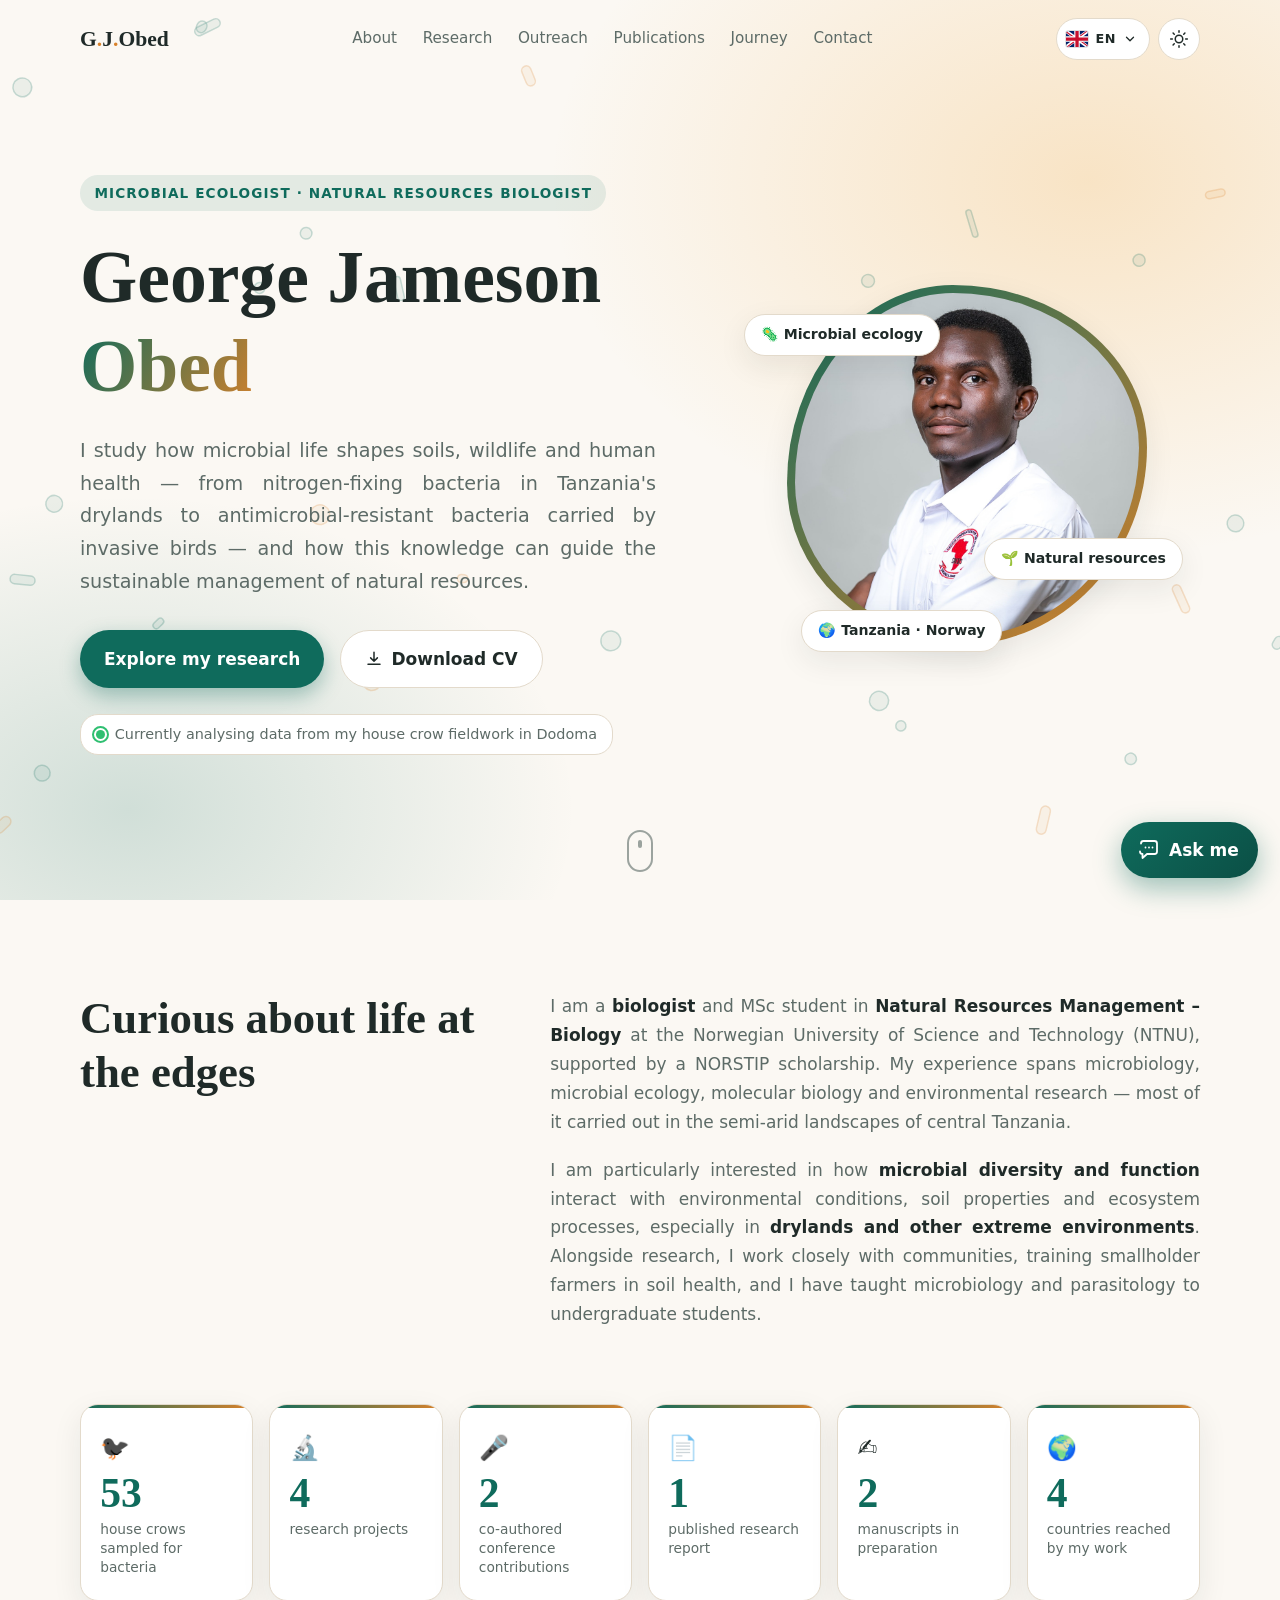
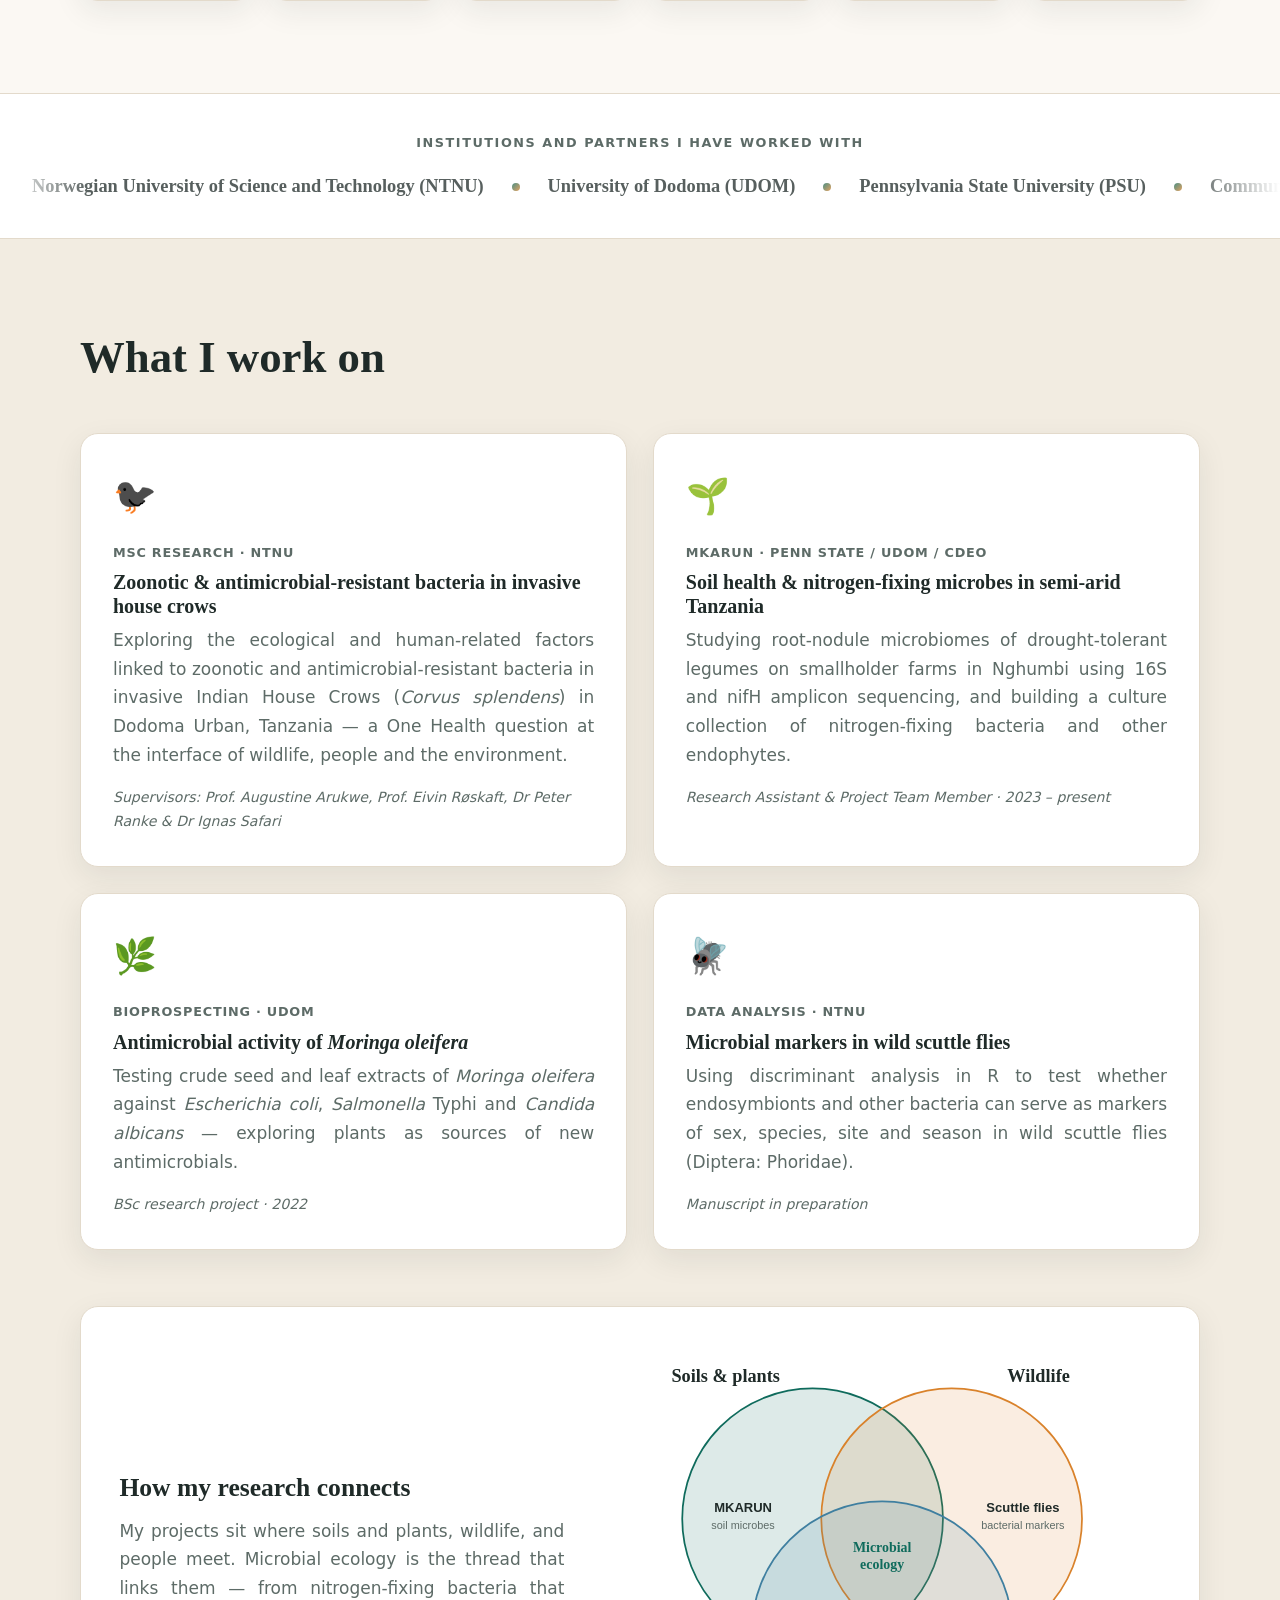
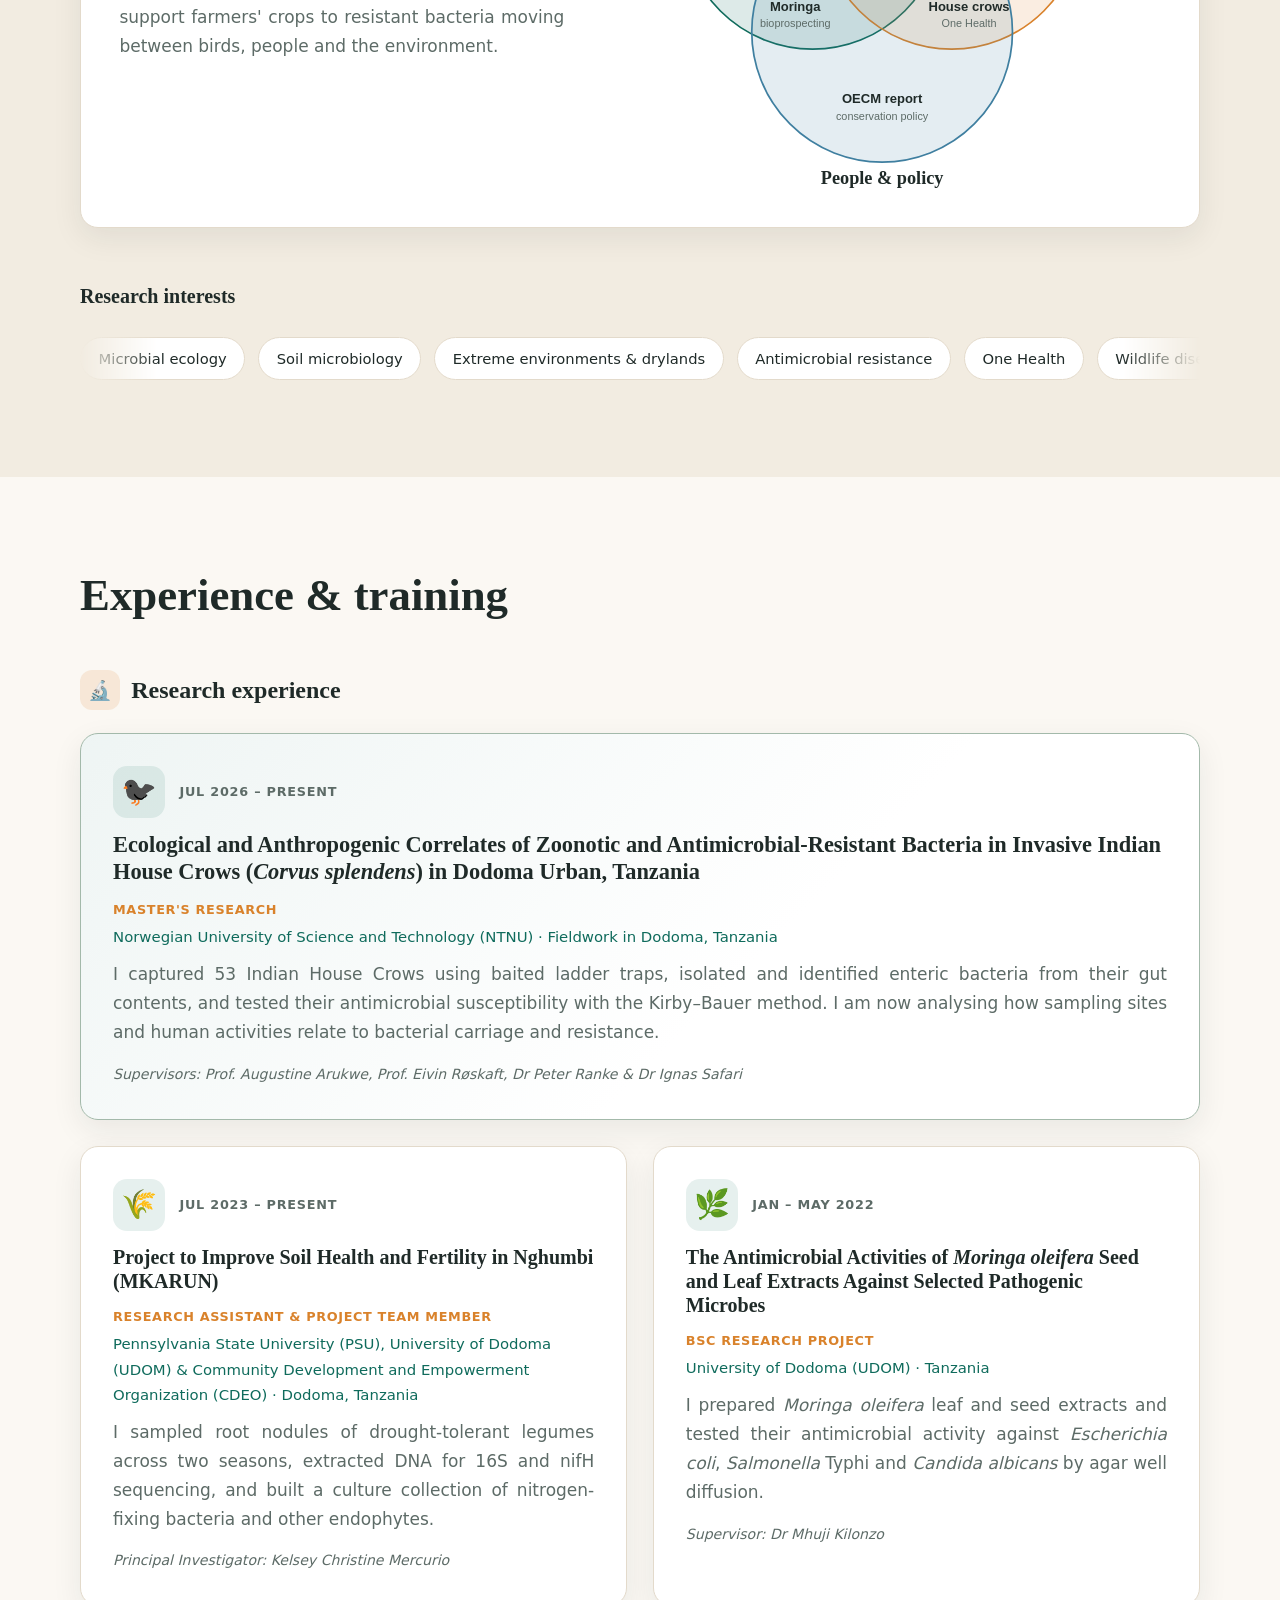
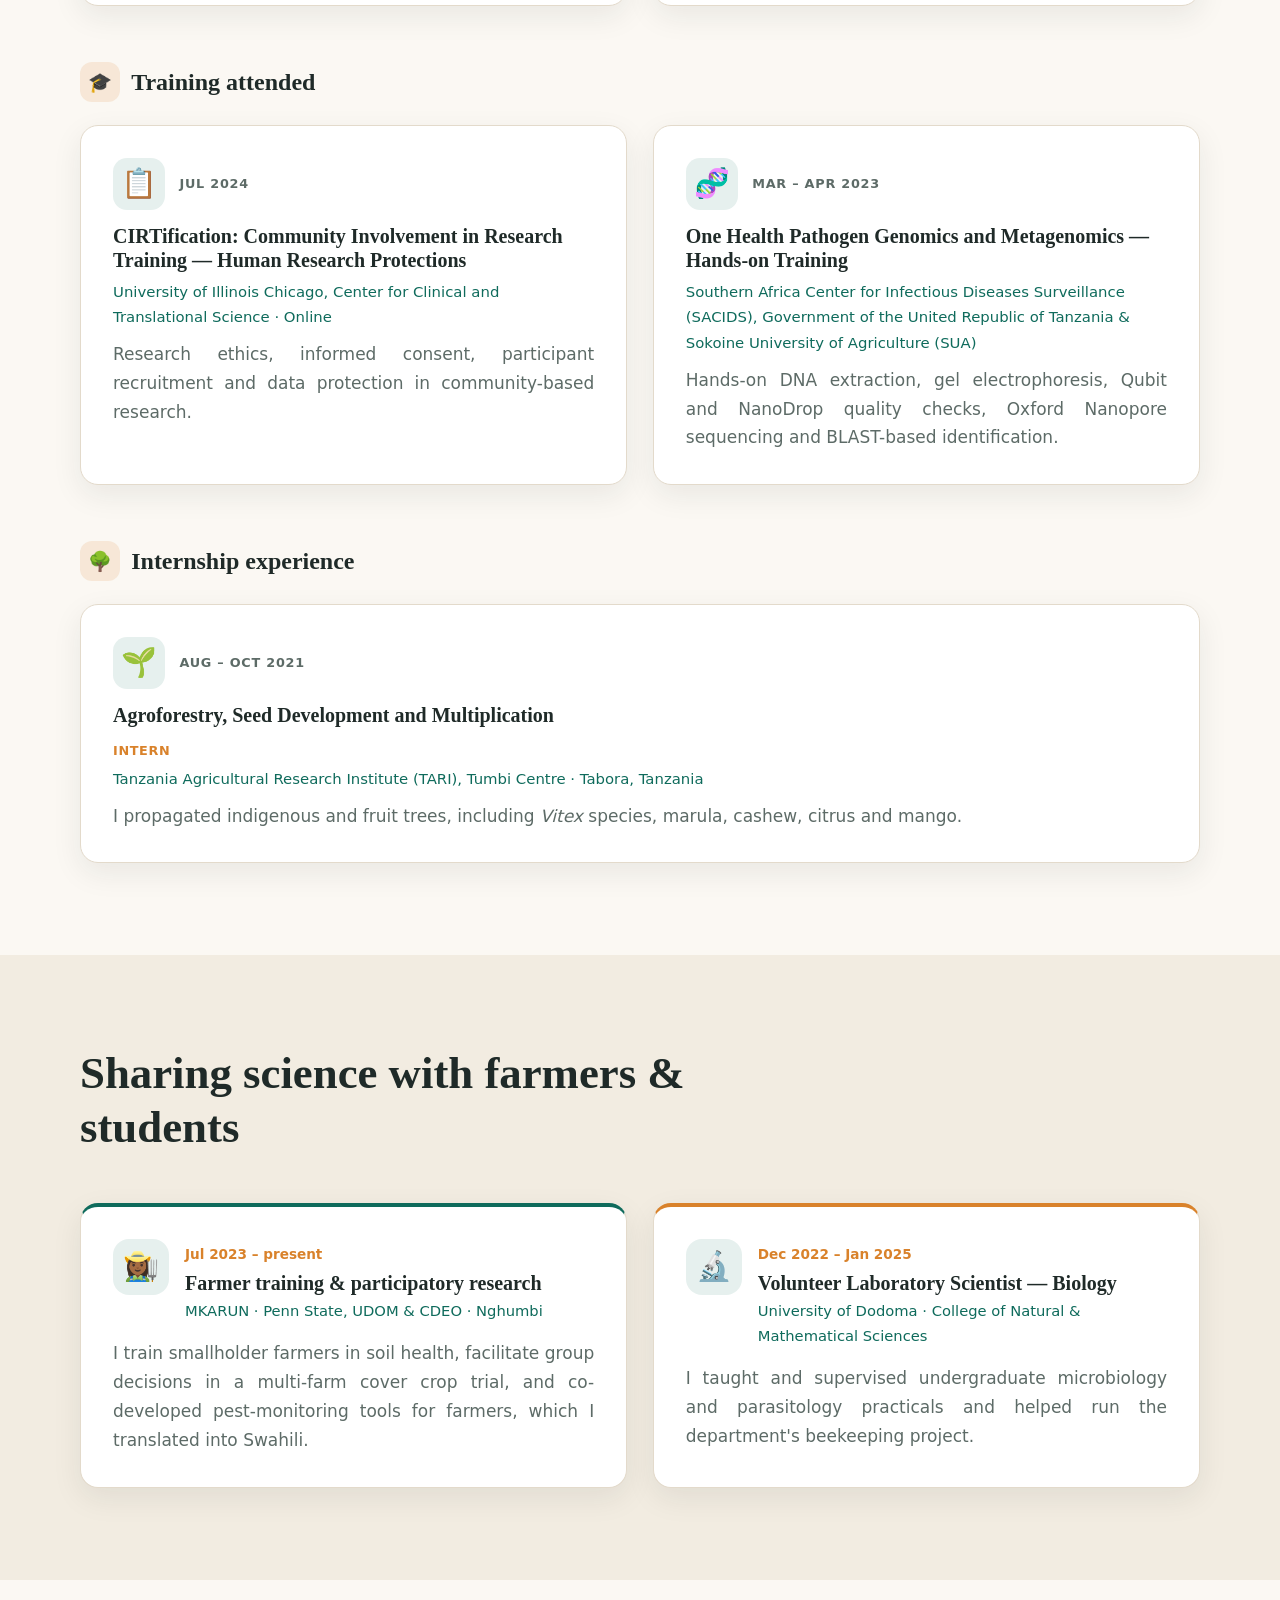
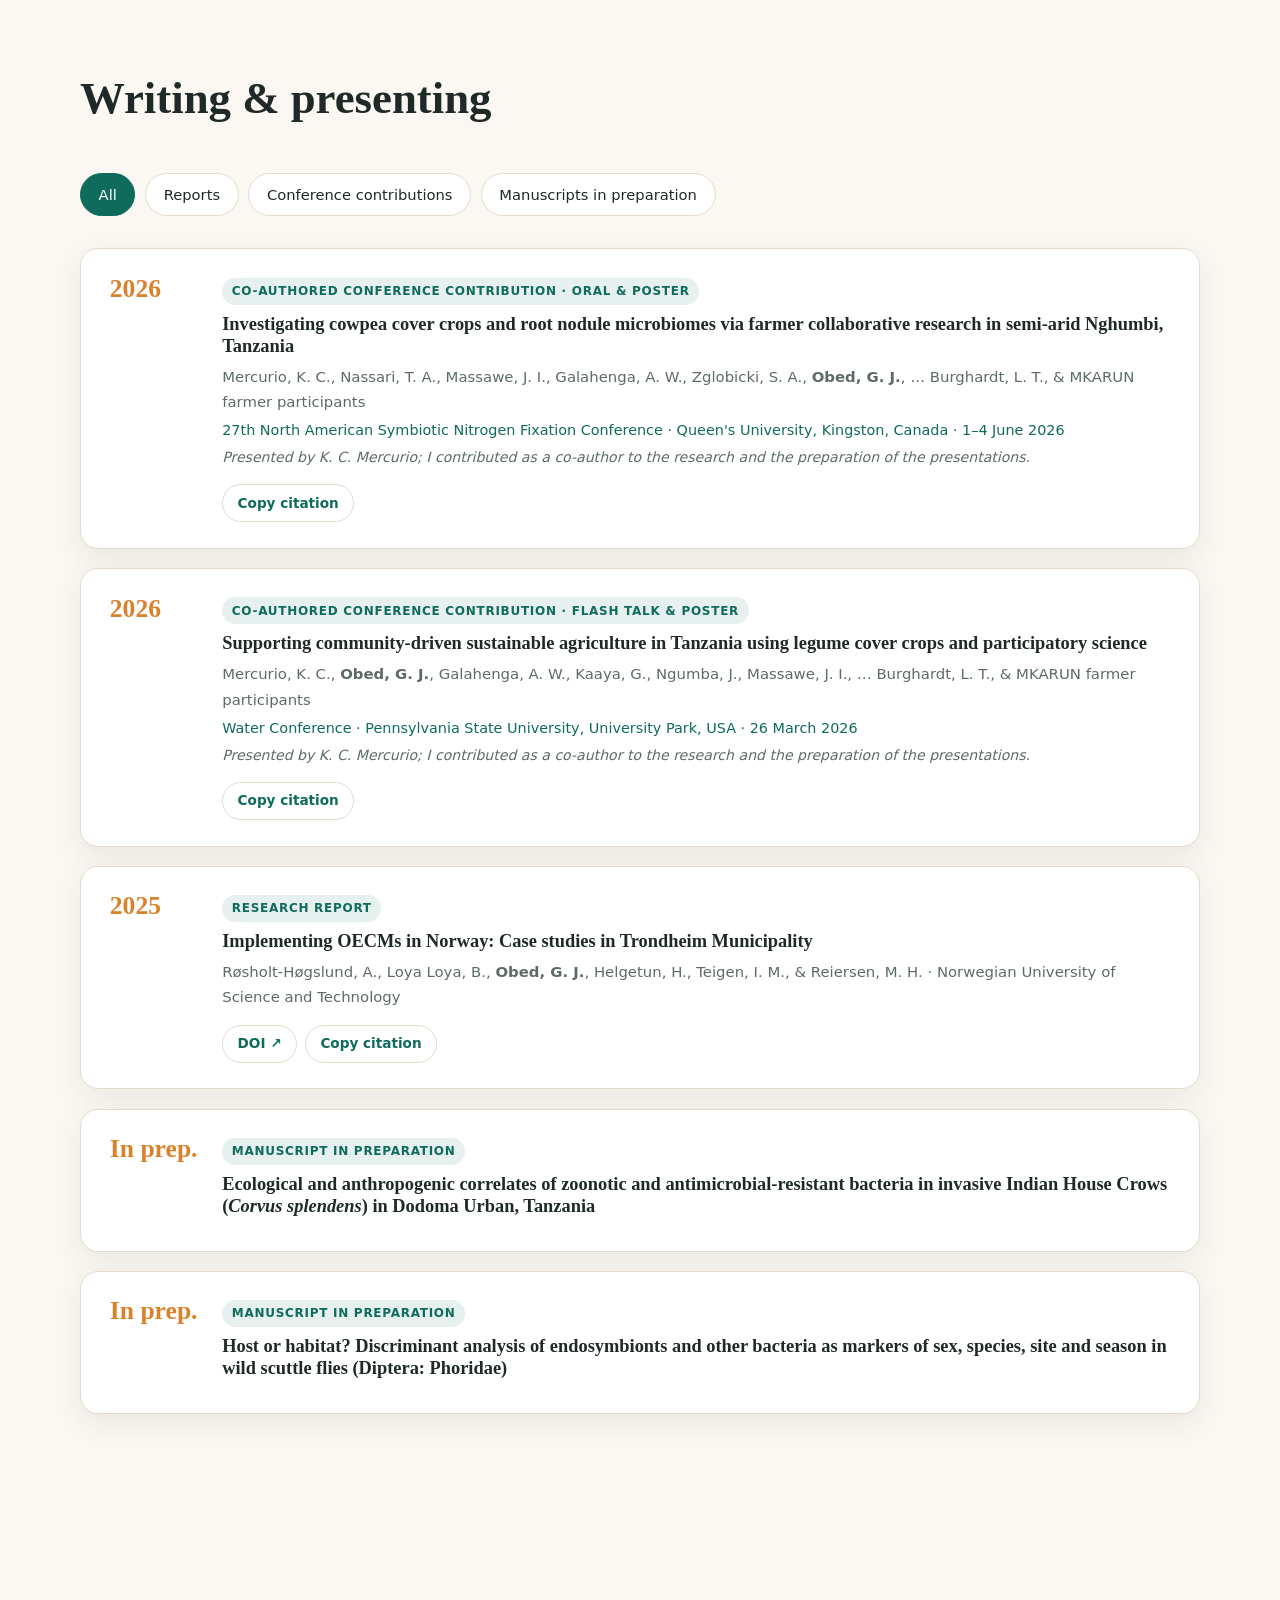
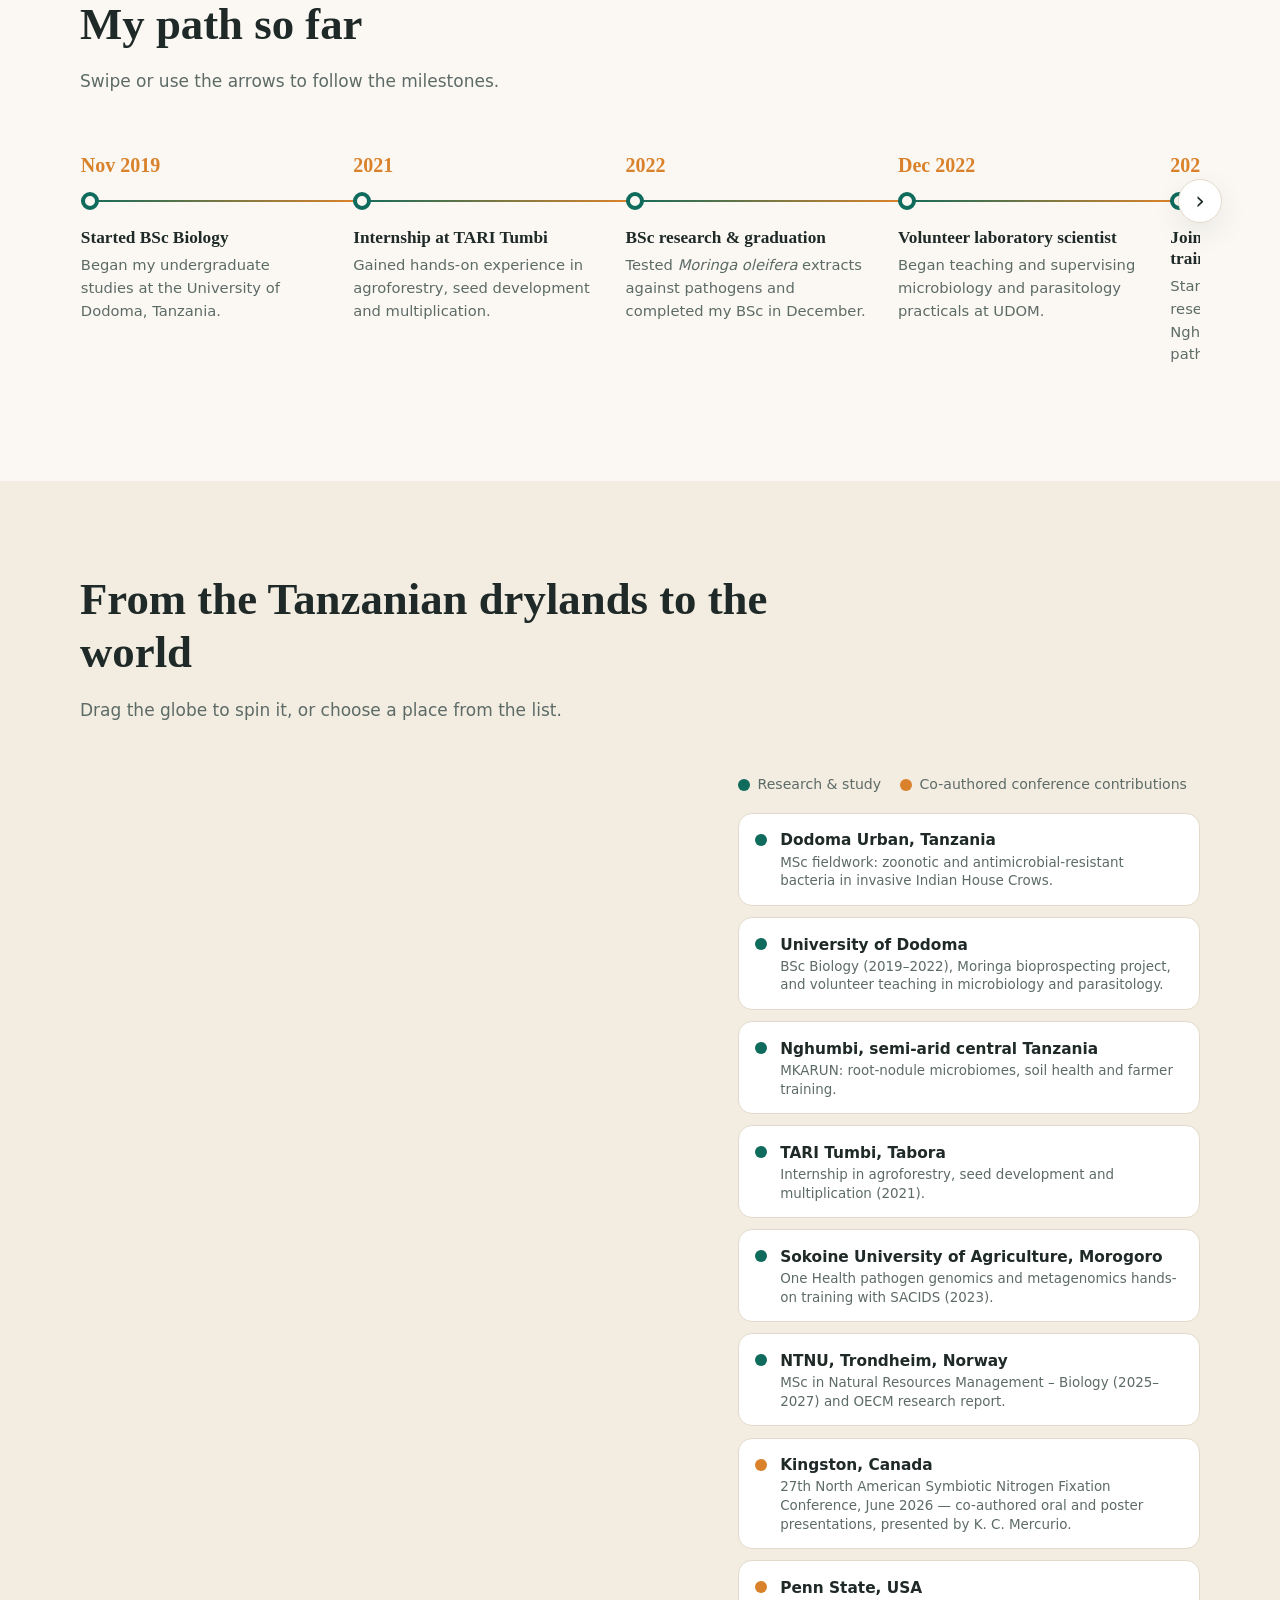
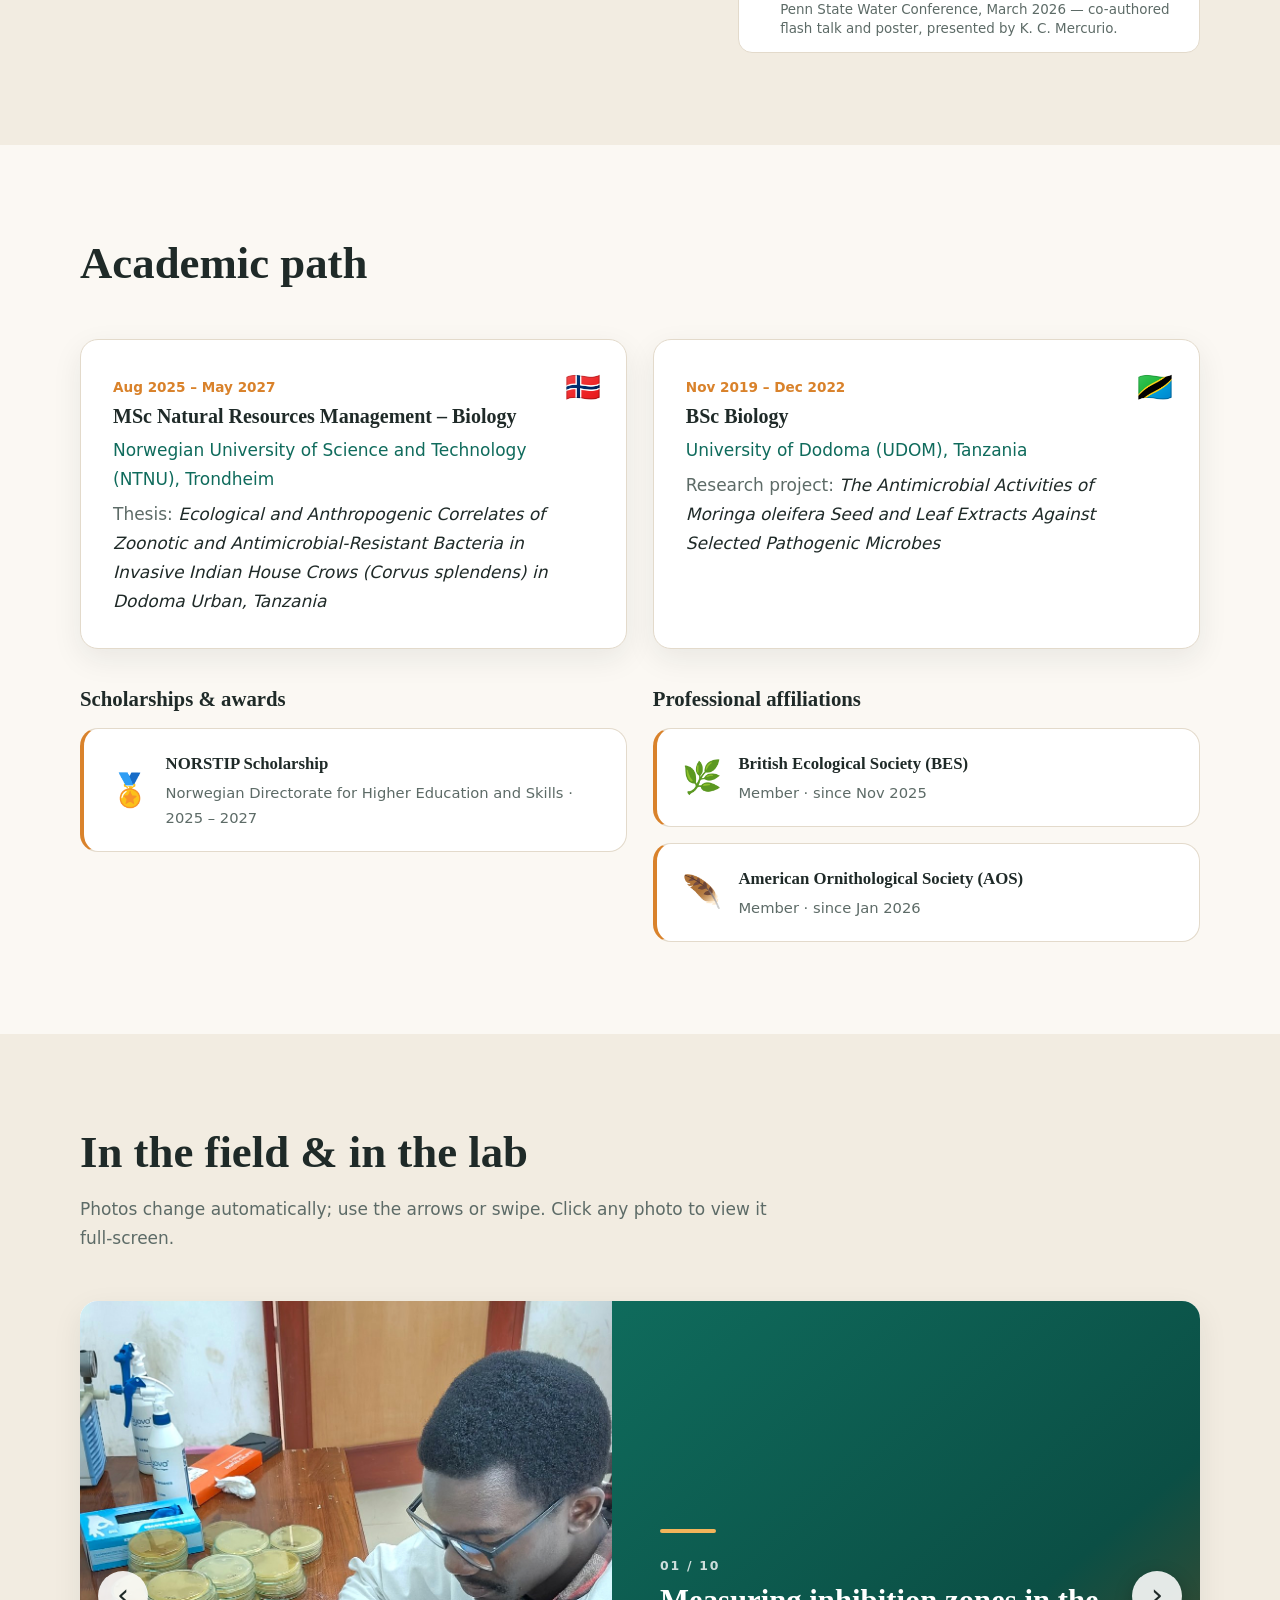
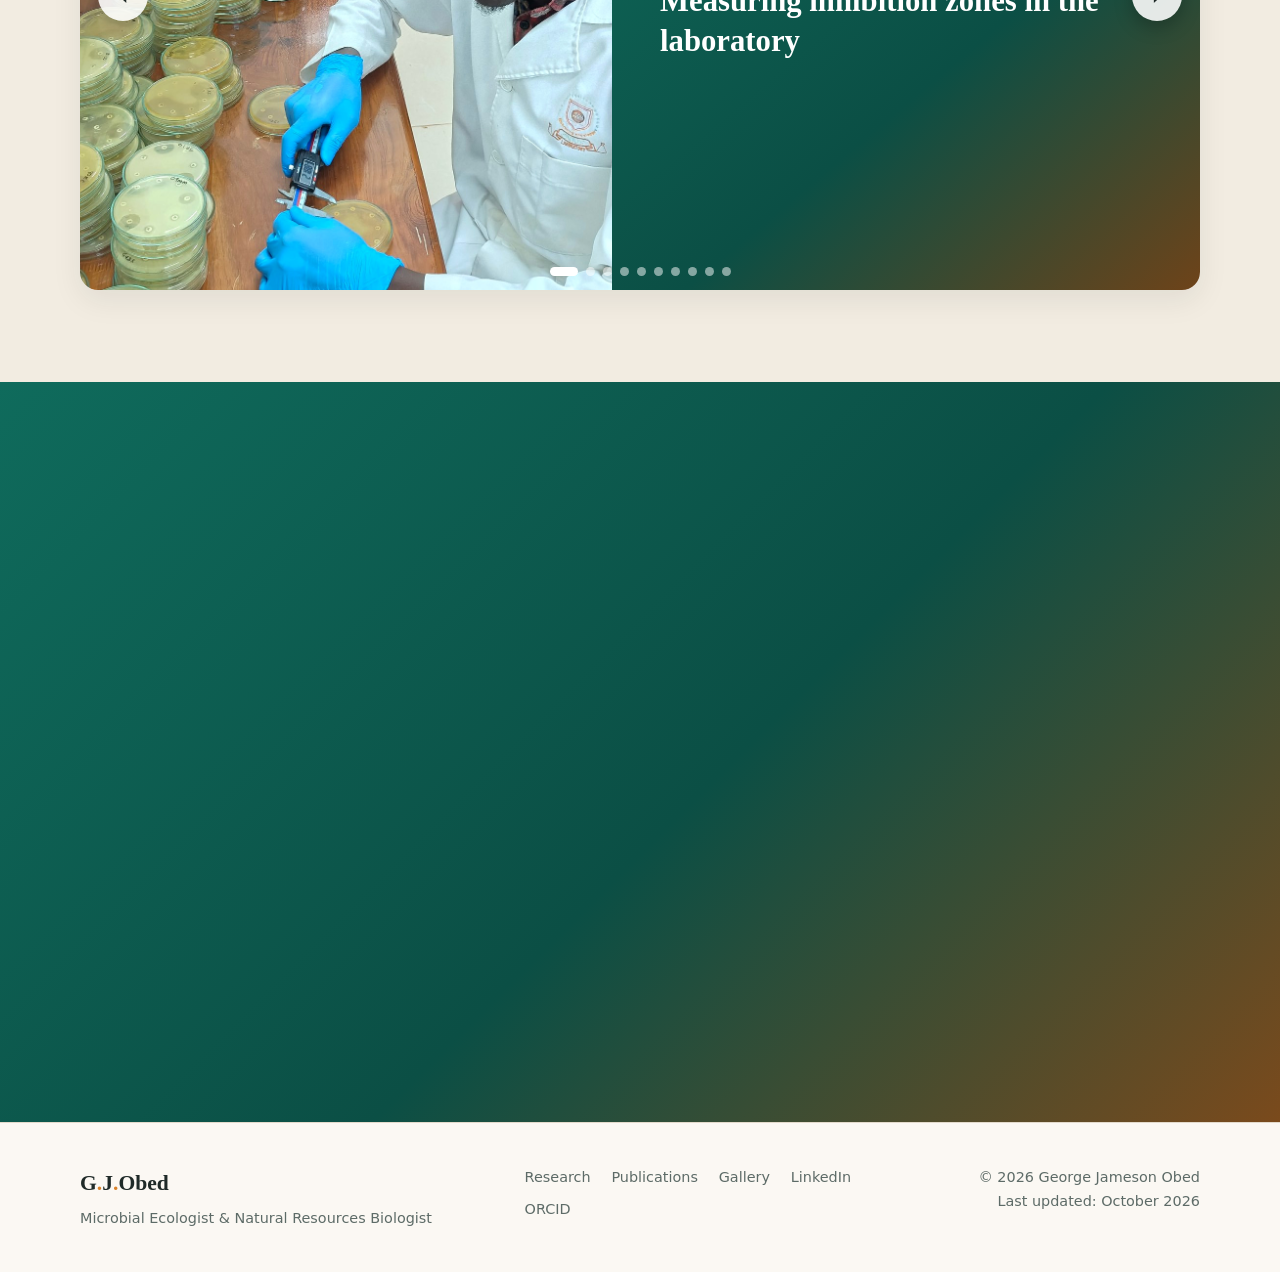
<file: index.html>
<!DOCTYPE html>
<html lang="en">
<head>
  <meta charset="UTF-8">
  <meta name="viewport" content="width=device-width, initial-scale=1.0">

  <!-- ===== SECURITY =====
       Content-Security-Policy: the browser only runs code and loads files
       from the sources listed here. This blocks most injection attacks. -->
  <meta http-equiv="Content-Security-Policy" content="default-src 'self'; script-src 'self'; style-src 'self' 'unsafe-inline' https://fonts.googleapis.com; font-src https://fonts.gstatic.com; img-src 'self' data:; connect-src 'self' https://formspree.io; form-action https://formspree.io; base-uri 'self'; object-src 'none'">
  <meta name="referrer" content="strict-origin-when-cross-origin">

  <!-- ===== SEARCH ENGINES =====
       Replace george-j-obed with your GitHub username (3 places in this block). -->
  <title>George Jameson Obed | Microbial Ecologist &amp; Natural Resources Biologist</title>
  <meta name="description" content="George Jameson Obed — microbial ecologist and natural resources biologist (MSc, NTNU). Research on soil microbes in drylands, antimicrobial resistance in wildlife, One Health and bioprospecting in Tanzania.">
  <meta name="author" content="George Jameson Obed">
  <link rel="canonical" href="https://georgejobed.github.io/georgejobed.github.io-/">

  <!-- ===== SOCIAL SHARE PREVIEW (LinkedIn, WhatsApp, X, Facebook) ===== -->
  <meta property="og:site_name" content="George Jameson Obed">
  <meta name="application-name" content="George Jameson Obed">
  <meta property="og:type" content="profile">
  <meta property="og:title" content="George Jameson Obed — Microbial Ecologist &amp; Natural Resources Biologist">
  <meta property="og:description" content="Microbial ecology, One Health and natural resources — from dryland soils to invasive house crows in Tanzania.">
  <meta property="og:url" content="https://georgejobed.github.io/georgejobed.github.io-/">
  <meta property="og:image" content="https://georgejobed.github.io/georgejobed.github.io-/assets/img/og-image.png">
  <meta name="twitter:card" content="summary_large_image">

  <script type="application/ld+json">
  {
    "@context": "https://schema.org",
    "@type": "Person",
    "name": "George Jameson Obed",
    "jobTitle": "Microbial Ecologist & Natural Resources Biologist",
    "affiliation": { "@type": "CollegeOrUniversity", "name": "Norwegian University of Science and Technology (NTNU)" },
    "alumniOf": { "@type": "CollegeOrUniversity", "name": "University of Dodoma" },
    "knowsAbout": ["Microbial ecology", "Soil microbiology", "Antimicrobial resistance", "One Health", "Natural resources management", "Bioprospecting"],
    "memberOf": [
      { "@type": "Organization", "name": "British Ecological Society" },
      { "@type": "Organization", "name": "American Ornithological Society" }
    ],
    "sameAs": ["https://www.linkedin.com/in/george-obed-32145a1a6", "https://orcid.org/0009-0000-3671-7220"]
  }
  </script>

  <!-- Tells Google the name of this website (shown above the link in search results) -->
  <script type="application/ld+json">
  {
    "@context": "https://schema.org",
    "@type": "WebSite",
    "name": "George Jameson Obed",
    "alternateName": ["G.J. Obed", "George Obed"],
    "url": "https://georgejobed.github.io/georgejobed.github.io-/"
  }
  </script>

  <link rel="icon" href="assets/img/favicon.svg" type="image/svg+xml">
  <link rel="apple-touch-icon" href="assets/img/icon-192.png">
  <link rel="manifest" href="site.webmanifest">
  <meta name="theme-color" content="#0f6b5c">

  <link rel="preconnect" href="https://fonts.googleapis.com">
  <link rel="preconnect" href="https://fonts.gstatic.com" crossorigin>
  <link href="https://fonts.googleapis.com/css2?family=Fraunces:opsz,wght@9..144,400;9..144,600;9..144,700&family=Inter:wght@400;500;600&family=Noto+Sans+Arabic:wght@400;600;700&family=Noto+Sans+SC:wght@400;500;700&display=swap" rel="stylesheet">
  <link rel="stylesheet" href="style.css">
</head>
<body>

  <a class="skip-link" href="#main" data-i18n="skip">Skip to main content</a>
  <div class="progress" id="progress" aria-hidden="true"></div>

  <!-- ========== NAVIGATION ========== -->
  <header class="nav" id="nav">
    <div class="container nav-inner">
      <a href="#top" class="logo" aria-label="Home">G<span>.</span>J<span>.</span>Obed</a>

      <nav class="nav-links" id="navLinks" aria-label="Main">
        <a href="#about" data-i18n="nav.about">About</a>
        <a href="#research" data-i18n="nav.research">Research</a>
        <a href="#outreach" data-i18n="nav.outreach">Outreach</a>
        <a href="#publications" data-i18n="nav.pubs">Publications</a>
        <a href="#journey" data-i18n="nav.journey">Journey</a>
        <a href="#contact" data-i18n="nav.contact">Contact</a>
      </nav>

      <div class="nav-actions">
        <div class="lang">
          <button class="lang-toggle" id="langBtn" type="button" aria-haspopup="true" aria-expanded="false" aria-controls="langList" aria-label="Language / Lugha / Langue / Língua / اللغة / 语言">
            <img id="langFlag" src="[data-uri]" alt="" width="22" height="16"><span id="langCode">EN</span>
            <svg class="chev" viewBox="0 0 24 24" aria-hidden="true"><path d="m6 9 6 6 6-6"/></svg>
          </button>
          <ul class="lang-list" id="langList" role="menu" hidden></ul>
        </div>
        <button class="icon-btn" id="themeToggle" aria-label="Switch light/dark mode">
          <svg class="sun" viewBox="0 0 24 24" aria-hidden="true"><circle cx="12" cy="12" r="4.5"/><path d="M12 2v2M12 20v2M4.9 4.9l1.4 1.4M17.7 17.7l1.4 1.4M2 12h2M20 12h2M4.9 19.1l1.4-1.4M17.7 6.3l1.4-1.4"/></svg>
          <svg class="moon" viewBox="0 0 24 24" aria-hidden="true"><path d="M20 14.5A8 8 0 1 1 9.5 4a6.5 6.5 0 0 0 10.5 10.5z"/></svg>
        </button>
        <button class="icon-btn menu-btn" id="menuBtn" aria-label="Open menu" aria-expanded="false" aria-controls="navLinks">
          <svg viewBox="0 0 24 24" aria-hidden="true"><path d="M4 7h16M4 12h16M4 17h16"/></svg>
        </button>
      </div>
    </div>
  </header>

  <main id="main">
    <span id="top"></span>

    <!-- ========== HERO ========== -->
    <section class="hero">
      <canvas id="microbes" aria-hidden="true"></canvas>
      <div class="container hero-inner">
        <div class="hero-text reveal">
          <p class="eyebrow" data-i18n="hero.eyebrow">Microbial Ecologist · Natural Resources Biologist</p>
          <h1>George Jameson <span class="grad">Obed</span></h1>
          <p class="lead" data-i18n="hero.lead">
            I study how microbial life shapes soils, wildlife and human health — from
            nitrogen-fixing bacteria in Tanzania's drylands to antimicrobial-resistant
            bacteria carried by invasive birds — and how this knowledge can guide the
            sustainable management of natural resources.
          </p>
          <div class="hero-buttons">
            <a href="#research" class="btn btn-primary" data-i18n="hero.btn1">Explore my research</a>
            <!-- Put your CV in the "assets" folder named cv.pdf -->
            <a href="assets/cv.pdf" class="btn btn-ghost" target="_blank" rel="noopener">
              <svg class="btn-ico" viewBox="0 0 24 24" aria-hidden="true"><path d="M12 3v12m0 0-4.5-4.5M12 15l4.5-4.5M4 19h16"/></svg>
              <span data-i18n="hero.cv">Download CV</span>
            </a>
          </div>
          <p class="status"><span class="pulse-dot" aria-hidden="true"></span><span data-i18n="hero.status">Currently analysing data from my house crow fieldwork in Dodoma</span></p>
        </div>

        <div class="hero-photo reveal">
          <!-- To use your own photo: put photo.jpg in assets/img/, then replace the
               <div class="initials">…</div> line below with:
               <img src="assets/img/photo.jpg" alt="George Jameson Obed"> -->
          <div class="photo-frame">
            <img src="assets/img/photo.jpg" alt="Portrait of George Jameson Obed" width="1000" height="1000">
          </div>
          <div class="badge badge-1">🦠 <span data-i18n="badge1">Microbial ecology</span></div>
          <div class="badge badge-2">🌱 <span data-i18n="badge2">Natural resources</span></div>
          <div class="badge badge-3">🌍 <span data-i18n="badge3">Tanzania · Norway</span></div>
        </div>
      </div>
      <a href="#about" class="scroll-cue" aria-label="Scroll down"><span></span></a>
    </section>

    <!-- ========== ABOUT ========== -->
    <section id="about" class="section">
      <div class="container about-grid">
        <div class="reveal">
          <h2 data-i18n="about.title">Curious about life at the edges</h2>
        </div>
        <div class="about-text reveal">
          <p data-i18n="about.p1">
            I am a <strong>biologist</strong> and MSc student in <strong>Natural Resources Management – Biology</strong>
            at the Norwegian University of Science and Technology (NTNU), supported by a NORSTIP scholarship.
            My experience spans microbiology, microbial ecology, molecular biology and environmental research —
            most of it carried out in the semi-arid landscapes of central Tanzania.
          </p>
          <p data-i18n="about.p2">
            I am particularly interested in how <strong>microbial diversity and function</strong> interact with
            environmental conditions, soil properties and ecosystem processes, especially in
            <strong>drylands and other extreme environments</strong>. Alongside research, I work closely with
            communities, training smallholder farmers in soil health, and I have taught microbiology and parasitology to undergraduate students.
          </p>
          </div>
      </div>
      <div class="container">
        <div class="glance">
          <div class="gl-tile reveal"><span class="gl-ico" aria-hidden="true">🐦‍⬛</span><span class="num" data-count="53">0</span><span class="gl-label" data-i18n="gl1">house crows sampled for bacteria</span></div>
          <div class="gl-tile reveal"><span class="gl-ico" aria-hidden="true">🔬</span><span class="num" data-count="4">0</span><span class="gl-label" data-i18n="gl2">research projects</span></div>
          <div class="gl-tile reveal"><span class="gl-ico" aria-hidden="true">🎤</span><span class="num" data-count="2">0</span><span class="gl-label" data-i18n="gl3">co-authored conference contributions</span></div>
          <div class="gl-tile reveal"><span class="gl-ico" aria-hidden="true">📄</span><span class="num" data-count="1">0</span><span class="gl-label" data-i18n="gl4">published research report</span></div>
          <div class="gl-tile reveal"><span class="gl-ico" aria-hidden="true">✍️</span><span class="num" data-count="2">0</span><span class="gl-label" data-i18n="gl5">manuscripts in preparation</span></div>
          <div class="gl-tile reveal"><span class="gl-ico" aria-hidden="true">🌍</span><span class="num" data-count="4">0</span><span class="gl-label" data-i18n="gl6">countries reached by my work</span></div>
        </div>
      </div>
    </section>

    <!-- ========== PARTNERS RIBBON ========== -->
    <section class="partners" aria-labelledby="mqTitle">
      <p class="partners-title" id="mqTitle" data-i18n="mq.title">Institutions and partners I have worked with</p>
      <div class="marquee">
        <ul class="marquee-track partners-track" data-marquee>
          <li>Norwegian University of Science and Technology (NTNU)</li>
          <li>University of Dodoma (UDOM)</li>
          <li>Pennsylvania State University (PSU)</li>
          <li>Community Development and Empowerment Organization (CDEO)</li>
          <li>Tanzania Agricultural Research Institute (TARI)</li>
        </ul>
      </div>
    </section>

    <!-- ========== RESEARCH ========== -->
    <section id="research" class="section section-tint">
      <div class="container">
        <div class="section-head reveal">
          <h2 data-i18n="res.title">What I work on</h2>
        </div>

        <div class="cards">
          <article class="card reveal">
            <div class="card-icon" aria-hidden="true">🐦‍⬛</div>
            <p class="card-tag" data-i18n="res.c1.tag">MSc research · NTNU</p>
            <h3 data-i18n="res.c1.title">Zoonotic &amp; antimicrobial-resistant bacteria in invasive house crows</h3>
            <p data-i18n="res.c1.text">
              Exploring the ecological and human-related factors linked to zoonotic and antimicrobial-resistant
              bacteria in invasive Indian House Crows (<i>Corvus splendens</i>) in Dodoma Urban, Tanzania —
              a One Health question at the interface of wildlife, people and the environment.
            </p>
            <p class="card-meta"><span data-i18n="res.sup">Supervisors:</span> <bdi>Prof. Augustine Arukwe, Prof. Eivin Røskaft, Dr Peter Ranke &amp; Dr Ignas Safari</bdi></p>
          </article>

          <article class="card reveal">
            <div class="card-icon" aria-hidden="true">🌱</div>
            <p class="card-tag">MKARUN · Penn State / UDOM / CDEO</p>
            <h3 data-i18n="res.c2.title">Soil health &amp; nitrogen-fixing microbes in semi-arid Tanzania</h3>
            <p data-i18n="res.c2.text">
              Studying root-nodule microbiomes of drought-tolerant legumes on smallholder farms in Nghumbi using
              16S and nifH amplicon sequencing, and building a culture collection of nitrogen-fixing bacteria
              and other endophytes.
            </p>
            <p class="card-meta" data-i18n="res.c2.meta">Research Assistant &amp; Project Team Member · 2023 – present</p>
          </article>

          <article class="card reveal">
            <div class="card-icon" aria-hidden="true">🌿</div>
            <p class="card-tag" data-i18n="res.c3.tag">Bioprospecting · UDOM</p>
            <h3 data-i18n="res.c3.title">Antimicrobial activity of <i>Moringa oleifera</i></h3>
            <p data-i18n="res.c3.text">
              Testing crude seed and leaf extracts of <i>Moringa oleifera</i> against <i>Escherichia coli</i>,
              <i>Salmonella</i> Typhi and <i>Candida albicans</i> — exploring plants as sources of new antimicrobials.
            </p>
            <p class="card-meta" data-i18n="res.c3.meta">BSc research project · 2022</p>
          </article>

          <article class="card reveal">
            <div class="card-icon" aria-hidden="true">🪰</div>
            <p class="card-tag" data-i18n="res.c4.tag">Data analysis · NTNU</p>
            <h3 data-i18n="res.c4.title">Microbial markers in wild scuttle flies</h3>
            <p data-i18n="res.c4.text">
              Using discriminant analysis in R to test whether endosymbionts and other bacteria can serve as
              markers of sex, species, site and season in wild scuttle flies (Diptera: Phoridae).
            </p>
            <p class="card-meta" data-i18n="res.c4.meta">Manuscript in preparation</p>
          </article>
        </div>

        <div class="connect reveal">
          <div class="connect-text">
            <h3 data-i18n="cn.title">How my research connects</h3>
            <p data-i18n="cn.p">My projects sit where soils and plants, wildlife, and people meet. Microbial ecology is the thread that links them — from nitrogen-fixing bacteria that support farmers' crops to resistant bacteria moving between birds, people and the environment.</p>
          </div>
          <svg class="venn" viewBox="0 0 640 510" role="img" aria-label="Diagram showing how George's projects connect soils and plants, wildlife, and people">
            <circle class="v v1" cx="240" cy="200" r="150"/>
            <circle class="v v2" cx="400" cy="200" r="150"/>
            <circle class="v v3" cx="320" cy="330" r="150"/>
            <text class="v-head" x="140" y="42" data-i18n="cn.a">Soils &amp; plants</text>
            <text class="v-head" x="500" y="42" data-i18n="cn.b">Wildlife</text>
            <text class="v-head" x="320" y="505" data-i18n="cn.c">People &amp; policy</text>
            <text class="v-core" x="320" y="238" data-i18n="cn.core1">Microbial</text>
            <text class="v-core" x="320" y="258" data-i18n="cn.core2">ecology</text>
            <text class="v-tag" x="160" y="192">MKARUN</text>
            <text class="v-sub" x="160" y="212" data-i18n="cn.t1">soil microbes</text>
            <text class="v-tag" x="482" y="192" data-i18n="cn.t2">Scuttle flies</text>
            <text class="v-sub" x="482" y="212" data-i18n="cn.t2s">bacterial markers</text>
            <text class="v-tag" x="220" y="306" data-i18n="cn.t3">Moringa</text>
            <text class="v-sub" x="220" y="324" data-i18n="cn.t3s">bioprospecting</text>
            <text class="v-tag" x="420" y="306" data-i18n="cn.t4">House crows</text>
            <text class="v-sub" x="420" y="324" data-i18n="cn.t4s">One Health</text>
            <text class="v-tag" x="320" y="412" data-i18n="cn.t5">OECM report</text>
            <text class="v-sub" x="320" y="432" data-i18n="cn.t5s">conservation policy</text>
          </svg>
        </div>

        <div class="interests reveal">
          <h3 data-i18n="res.interests">Research interests</h3>
          <div class="marquee">
          <ul class="chips marquee-track" data-marquee>
            <li data-i18n="chip1">Microbial ecology</li>
            <li data-i18n="chip2">Soil microbiology</li>
            <li data-i18n="chip3">Extreme environments &amp; drylands</li>
            <li data-i18n="chip4">Antimicrobial resistance</li>
            <li>One Health</li>
            <li data-i18n="chip5">Wildlife diseases</li>
            <li data-i18n="chip7">Bioprospecting</li>
            <li data-i18n="chip8">Natural resources policy</li>
          </ul>
          </div>
        </div>
      </div>
    </section>

    <!-- ========== EXPERIENCE ========== -->
    <section id="experience" class="section">
      <div class="container">
        <div class="section-head reveal">
          <h2 data-i18n="exp.title">Experience &amp; training</h2>
        </div>

        <h3 class="sub-section reveal"><span class="sub-ico" aria-hidden="true">🔬</span><span data-i18n="exp.sub1">Research experience</span></h3>
        <div class="cards">
          <article class="card card-span card-feature reveal">
            <div class="card-top">
              <div class="card-icon" aria-hidden="true">🐦‍⬛</div>
              <p class="card-tag" data-i18n="exp.d1">Jul 2026 – present</p>
            </div>
            <h3>Ecological and Anthropogenic Correlates of Zoonotic and Antimicrobial-Resistant Bacteria in Invasive Indian House Crows (<i>Corvus splendens</i>) in Dodoma Urban, Tanzania</h3>
            <p class="card-role" data-i18n="exp.r1">Master's research</p>
            <p class="card-org" data-i18n="exp.o1">Norwegian University of Science and Technology (NTNU) · Fieldwork in Dodoma, Tanzania</p>
            <p data-i18n="exp.p1">I captured 53 Indian House Crows using baited ladder traps, isolated and identified enteric bacteria from their gut contents, and tested their antimicrobial susceptibility with the Kirby–Bauer method. I am now analysing how sampling sites and human activities relate to bacterial carriage and resistance.</p>
            <p class="card-meta"><span data-i18n="res.sup">Supervisors:</span> <bdi>Prof. Augustine Arukwe, Prof. Eivin Røskaft, Dr Peter Ranke &amp; Dr Ignas Safari</bdi></p>
          </article>

          <article class="card reveal">
            <div class="card-top">
              <div class="card-icon" aria-hidden="true">🌾</div>
              <p class="card-tag" data-i18n="exp.d2">Jul 2023 – present</p>
            </div>
            <h3 data-i18n="exp.h2">Project to Improve Soil Health and Fertility in Nghumbi (MKARUN)</h3>
            <p class="card-role" data-i18n="exp.r2">Research Assistant &amp; Project Team Member</p>
            <p class="card-org">Pennsylvania State University (PSU), University of Dodoma (UDOM) &amp; Community Development and Empowerment Organization (CDEO) · Dodoma, Tanzania</p>
            <p data-i18n="exp.p2">I sampled root nodules of drought-tolerant legumes across two seasons, extracted DNA for 16S and nifH sequencing, and built a culture collection of nitrogen-fixing bacteria and other endophytes.</p>
            <p class="card-meta"><span data-i18n="exp.pi">Principal Investigator:</span> <bdi>Kelsey Christine Mercurio</bdi></p>
          </article>

          <article class="card reveal">
            <div class="card-top">
              <div class="card-icon" aria-hidden="true">🌿</div>
              <p class="card-tag">Jan – May 2022</p>
            </div>
            <h3>The Antimicrobial Activities of <i>Moringa oleifera</i> Seed and Leaf Extracts Against Selected Pathogenic Microbes</h3>
            <p class="card-role" data-i18n="exp.r3">BSc research project</p>
            <p class="card-org">University of Dodoma (UDOM) · Tanzania</p>
            <p data-i18n="exp.p3">I prepared <i>Moringa oleifera</i> leaf and seed extracts and tested their antimicrobial activity against <i>Escherichia coli</i>, <i>Salmonella</i> Typhi and <i>Candida albicans</i> by agar well diffusion.</p>
            <p class="card-meta"><span data-i18n="exp.sup3">Supervisor:</span> <bdi>Dr Mhuji Kilonzo</bdi></p>
          </article>
        </div>

        <h3 class="sub-section reveal"><span class="sub-ico" aria-hidden="true">🎓</span><span data-i18n="train.head">Training attended</span></h3>
        <div class="cards">
          <article class="card reveal">
            <div class="card-top">
              <div class="card-icon" aria-hidden="true">📋</div>
              <p class="card-tag">Jul 2024</p>
            </div>
            <h3 data-i18n="exp.t5">CIRTification: Community Involvement in Research Training — Human Research Protections</h3>
            <p class="card-org">University of Illinois Chicago, Center for Clinical and Translational Science · Online</p>
            <p data-i18n="exp.p5">Research ethics, informed consent, participant recruitment and data protection in community-based research.</p>
          </article>

          <article class="card reveal">
            <div class="card-top">
              <div class="card-icon" aria-hidden="true">🧬</div>
              <p class="card-tag">Mar – Apr 2023</p>
            </div>
            <h3 data-i18n="exp.t6">One Health Pathogen Genomics and Metagenomics — Hands-on Training</h3>
            <p class="card-org">Southern Africa Center for Infectious Diseases Surveillance (SACIDS), Government of the United Republic of Tanzania &amp; Sokoine University of Agriculture (SUA)</p>
            <p data-i18n="exp.p6">Hands-on DNA extraction, gel electrophoresis, Qubit and NanoDrop quality checks, Oxford Nanopore sequencing and BLAST-based identification.</p>
          </article>
        </div>

        <h3 class="sub-section reveal"><span class="sub-ico" aria-hidden="true">🌳</span><span data-i18n="int.head">Internship experience</span></h3>
        <div class="cards">
          <article class="card card-span reveal">
            <div class="card-top">
              <div class="card-icon" aria-hidden="true">🌱</div>
              <p class="card-tag">Aug – Oct 2021</p>
            </div>
            <h3 data-i18n="exp.t4">Agroforestry, Seed Development and Multiplication</h3>
            <p class="card-role" data-i18n="exp.r4">Intern</p>
            <p class="card-org">Tanzania Agricultural Research Institute (TARI), Tumbi Centre · Tabora, Tanzania</p>
            <p data-i18n="exp.p4">I propagated indigenous and fruit trees, including <i>Vitex</i> species, marula, cashew, citrus and mango.</p>
          </article>
        </div>
      </div>
    </section>

    <!-- ========== TEACHING, EXTENSION & OUTREACH ========== -->
    <section id="outreach" class="section section-tint">
      <div class="container">
        <div class="section-head reveal">
          <h2 data-i18n="out.title">Sharing science with farmers &amp; students</h2>
        </div>

        <div class="outreach-grid">
          <article class="outreach reveal">
            <div class="o-head">
              <span class="o-ico" aria-hidden="true">👩🏾‍🌾</span>
              <div>
                <span class="t-date" data-i18n="out.d1">Jul 2023 – present</span>
                <h3 data-i18n="out.t1">Farmer training &amp; participatory research</h3>
                <p class="t-place">MKARUN · Penn State, UDOM &amp; CDEO · Nghumbi</p>
              </div>
            </div>
            <p class="o-text" data-i18n="out.p1">I train smallholder farmers in soil health, facilitate group decisions in a multi-farm cover crop trial, and co-developed pest-monitoring tools for farmers, which I translated into Swahili.</p>
          </article>

          <article class="outreach reveal">
            <div class="o-head">
              <span class="o-ico" aria-hidden="true">🔬</span>
              <div>
                <span class="t-date">Dec 2022 – Jan 2025</span>
                <h3 data-i18n="out.t2">Volunteer Laboratory Scientist — Biology</h3>
                <p class="t-place">University of Dodoma · College of Natural &amp; Mathematical Sciences</p>
              </div>
            </div>
            <p class="o-text" data-i18n="out.p2">I taught and supervised undergraduate microbiology and parasitology practicals and helped run the department's beekeeping project.</p>
          </article>
        </div>
      </div>
    </section>

    <!-- ========== PUBLICATIONS, REPORTS & PRESENTATIONS ========== -->
    <section id="publications" class="section">
      <div class="container">
        <div class="section-head reveal">
          <h2 data-i18n="pub.title">Writing &amp; presenting</h2>
        </div>

        <div class="pub-filters reveal" aria-label="Filter outputs">
          <button class="filter active" data-filter="all" data-i18n="pub.f.all">All</button>
          <button class="filter" data-filter="report" data-i18n="pub.f.report">Reports</button>
          <button class="filter" data-filter="talk" data-i18n="pub.f.talk">Conference contributions</button>
          <button class="filter" data-filter="prep" data-i18n="pub.f.prep">Manuscripts in preparation</button>
        </div>

        <ol class="pubs">
          <li class="pub reveal" data-type="talk">
            <span class="pub-year">2026</span>
            <div class="pub-body">
              <span class="pub-status" data-i18n="pub.s.talk">Co-authored conference contribution · oral &amp; poster</span>
              <h3>Investigating cowpea cover crops and root nodule microbiomes via farmer collaborative research in semi-arid Nghumbi, Tanzania</h3>
              <p class="pub-meta">Mercurio, K. C., Nassari, T. A., Massawe, J. I., Galahenga, A. W., Zglobicki, S. A., <strong>Obed, G. J.</strong>, … Burghardt, L. T., &amp; MKARUN farmer participants</p>
              <p class="pub-venue">27th North American Symbiotic Nitrogen Fixation Conference · Queen's University, Kingston, Canada · 1–4 June 2026</p>
              <p class="pub-presenter" data-i18n="pub.by1">Presented by K. C. Mercurio; I contributed as a co-author to the research and the preparation of the presentations.</p>
              <div class="pub-actions">
                <button class="pub-btn cite-btn" data-cite="Mercurio, K.C., T.A. Nassari, J.I. Massawe, A.W. Galahenga, S.A. Zglobicki, G. J. Obed, M. Msandai, J. Ngumba, J. Missanga, L. Malekela, M. Paulo, M. Kusenha, B. Chimaisi, D. Lemnje, E. Makau, A. Paulo, G. Kaaya, F. Komanya, K.M. Clouse, E. Burkhart, L.T. Burghardt, and the farmer participants of the Mradi wa Kuboresha Afya na Rutuba ya Udongo Nghumbi (MKARUN). Investigating cowpea cover crops and root nodule microbiomes via farmer collaborative research in semi-arid Nghumbi, Tanzania. The 27th North American Symbiotic Nitrogen Fixation Conference, Queen's University, Kingston, Canada, June 1-4, 2026. Oral and poster presentations."><span data-i18n="pub.cite">Copy citation</span></button>
              </div>
            </div>
          </li>

          <li class="pub reveal" data-type="talk">
            <span class="pub-year">2026</span>
            <div class="pub-body">
              <span class="pub-status" data-i18n="pub.s.flash">Co-authored conference contribution · flash talk &amp; poster</span>
              <h3>Supporting community-driven sustainable agriculture in Tanzania using legume cover crops and participatory science</h3>
              <p class="pub-meta">Mercurio, K. C., <strong>Obed, G. J.</strong>, Galahenga, A. W., Kaaya, G., Ngumba, J., Massawe, J. I., … Burghardt, L. T., &amp; MKARUN farmer participants</p>
              <p class="pub-venue">Water Conference · Pennsylvania State University, University Park, USA · 26 March 2026</p>
              <p class="pub-presenter" data-i18n="pub.by2">Presented by K. C. Mercurio; I contributed as a co-author to the research and the preparation of the presentations.</p>
              <div class="pub-actions">
                <button class="pub-btn cite-btn" data-cite="Mercurio, K.C., G.J. Obed, A.W. Galahenga, G. Kaaya, J. Ngumba, J. I. Massawe, J.S. Missanga, S.A. Zglobicki, T.A. Nassari, M. Msandai, S. Guha, M.-A. Gil-Polo, L.T. Burghardt, and the Farmer Participants of the Mradi wa Kuboresha Afya na Rutuba ya Udongo Nghumbi (MKARUN). Supporting Community-Driven Sustainable Agriculture in Tanzania Using Legume Cover Crops and Participatory Science. Water Conference, Pennsylvania State University, University Park, PA, USA, March 26, 2026. Oral flash talk and poster presentation."><span data-i18n="pub.cite">Copy citation</span></button>
              </div>
            </div>
          </li>

          <li class="pub reveal" data-type="report">
            <span class="pub-year">2025</span>
            <div class="pub-body">
              <span class="pub-status" data-i18n="pub.s.report">Research report</span>
              <h3>Implementing OECMs in Norway: Case studies in Trondheim Municipality</h3>
              <p class="pub-meta">Røsholt-Høgslund, A., Loya Loya, B., <strong>Obed, G. J.</strong>, Helgetun, H., Teigen, I. M., &amp; Reiersen, M. H. · Norwegian University of Science and Technology</p>
              <div class="pub-actions">
                <a class="pub-btn" href="https://doi.org/10.21400/wy6k-5y88" target="_blank" rel="noopener">DOI ↗</a>
                <button class="pub-btn cite-btn" data-cite="Røsholt-Høgslund, A., Loya Loya, B., Obed, G. J., Helgetun, H., Teigen, I. M., & Reiersen, M. H. (2025). Implementing OECMs in Norway: Case studies in Trondheim Municipality [Research report]. Norwegian University of Science and Technology. https://doi.org/10.21400/wy6k-5y88"><span data-i18n="pub.cite">Copy citation</span></button>
              </div>
            </div>
          </li>

          <li class="pub reveal" data-type="prep">
            <span class="pub-year" data-i18n="pub.inprep">In prep.</span>
            <div class="pub-body">
              <span class="pub-status" data-i18n="pub.s.prep">Manuscript in preparation</span>
              <h3>Ecological and anthropogenic correlates of zoonotic and antimicrobial-resistant bacteria in invasive Indian House Crows (<i>Corvus splendens</i>) in Dodoma Urban, Tanzania</h3>
            </div>
          </li>

          <li class="pub reveal" data-type="prep">
            <span class="pub-year" data-i18n="pub.inprep2">In prep.</span>
            <div class="pub-body">
              <span class="pub-status" data-i18n="pub.s.prep2">Manuscript in preparation</span>
              <h3>Host or habitat? Discriminant analysis of endosymbionts and other bacteria as markers of sex, species, site and season in wild scuttle flies (Diptera: Phoridae)</h3>
            </div>
          </li>

          <!-- ===== TEMPLATE: copy this block for each new output =====
          <li class="pub reveal" data-type="report">   ← "report", "talk" or "prep"
            <span class="pub-year">2027</span>
            <div class="pub-body">
              <span class="pub-status">Journal article</span>
              <h3>Title</h3>
              <p class="pub-meta">Authors with <strong>Obed, G. J.</strong> in bold</p>
              <div class="pub-actions">
                <a class="pub-btn" href="https://doi.org/..." target="_blank" rel="noopener">DOI ↗</a>
                <button class="pub-btn cite-btn" data-cite="Full reference"><span data-i18n="pub.cite">Copy citation</span></button>
              </div>
            </div>
          </li>
          ============================================================ -->
        </ol>
      </div>
    </section>

    <!-- ========== JOURNEY ========== -->
    <section id="journey" class="section">
      <div class="container">
        <div class="section-head reveal">
          <h2 data-i18n="jr.title">My path so far</h2>
          <p class="section-intro" data-i18n="jr.intro">Swipe or use the arrows to follow the milestones.</p>
        </div>
        <div class="journey-wrap reveal">
          <button class="j-nav j-prev" id="jPrev" aria-label="Previous milestones">‹</button>
          <div class="journey" id="journeyTrack" tabindex="0" aria-label="Timeline of milestones">
            <article class="j-item">
              <span class="j-year">Nov 2019</span>
              <span class="j-dot" aria-hidden="true"></span>
              <h3 data-i18n="j1">Started BSc Biology</h3>
              <p data-i18n="j1p">Began my undergraduate studies at the University of Dodoma, Tanzania.</p>
            </article>
            <article class="j-item">
              <span class="j-year">2021</span>
              <span class="j-dot" aria-hidden="true"></span>
              <h3 data-i18n="j2">Internship at TARI Tumbi</h3>
              <p data-i18n="j2p">Gained hands-on experience in agroforestry, seed development and multiplication.</p>
            </article>
            <article class="j-item">
              <span class="j-year">2022</span>
              <span class="j-dot" aria-hidden="true"></span>
              <h3 data-i18n="j3">BSc research & graduation</h3>
              <p data-i18n="j3p">Tested <i>Moringa oleifera</i> extracts against pathogens and completed my BSc in December.</p>
            </article>
            <article class="j-item">
              <span class="j-year">Dec 2022</span>
              <span class="j-dot" aria-hidden="true"></span>
              <h3 data-i18n="j4">Volunteer laboratory scientist</h3>
              <p data-i18n="j4p">Began teaching and supervising microbiology and parasitology practicals at UDOM.</p>
            </article>
            <article class="j-item">
              <span class="j-year">2023</span>
              <span class="j-dot" aria-hidden="true"></span>
              <h3 data-i18n="j5">Joined MKARUN · SACIDS training</h3>
              <p data-i18n="j5p">Started soil microbiome research with farmers in Nghumbi and trained in pathogen genomics.</p>
            </article>
            <article class="j-item">
              <span class="j-year">2024</span>
              <span class="j-dot" aria-hidden="true"></span>
              <h3 data-i18n="j6">Research ethics training</h3>
              <p data-i18n="j6p">Completed CIRTification in human research protections.</p>
            </article>
            <article class="j-item">
              <span class="j-year">2025</span>
              <span class="j-dot" aria-hidden="true"></span>
              <h3 data-i18n="j7">MSc at NTNU · first report</h3>
              <p data-i18n="j7p">Moved to Trondheim with a NORSTIP scholarship and co-authored a report on OECMs.</p>
            </article>
            <article class="j-item">
              <span class="j-year">2026</span>
              <span class="j-dot" aria-hidden="true"></span>
              <h3 data-i18n="j8">Conferences & fieldwork</h3>
              <p data-i18n="j8p">Co-authored two conference contributions and carried out MSc fieldwork in Dodoma.</p>
            </article>
            <article class="j-item j-future">
              <span class="j-year">May 2027</span>
              <span class="j-dot" aria-hidden="true"></span>
              <h3 data-i18n="j9">MSc completion (expected)</h3>
              <p data-i18n="j9p">Completing my thesis on zoonotic and antimicrobial-resistant bacteria in house crows.</p>
            </article>
          </div>
          <button class="j-nav j-next" id="jNext" aria-label="Next milestones">›</button>
        </div>
      </div>
    </section>

    <!-- ========== GLOBE ========== -->
    <section id="globe-section" class="section section-tint">
      <div class="container">
        <div class="section-head reveal">
          <h2 data-i18n="map.title">From the Tanzanian drylands to the world</h2>
          <p class="section-intro" data-i18n="map.intro">Drag the globe to spin it, or choose a place from the list.</p>
        </div>
        <div class="globe-layout reveal">
          <div class="globe-wrap">
            <canvas id="globe" role="img" aria-label="Rotating globe showing George Obed's research and presentation sites"></canvas>
            <div class="globe-card" id="globeCard" hidden></div>
          </div>
          <div>
            <div class="globe-key">
              <span><i class="k k-field"></i><span data-i18n="map.k1">Research &amp; study</span></span>
              <span><i class="k k-talk"></i><span data-i18n="map.k2">Co-authored conference contributions</span></span>
            </div>
            <ul class="map-legend" id="mapLegend"></ul>
          </div>
        </div>
      </div>
    </section>

    <!-- ========== EDUCATION, AWARDS & AFFILIATIONS ========== -->
    <section id="education" class="section">
      <div class="container">
        <div class="section-head reveal">
          <h2 data-i18n="edu.title">Academic path</h2>
        </div>

        <div class="edu-grid">
          <div class="edu reveal">
            <span class="edu-flag" aria-hidden="true">🇳🇴</span>
            <span class="t-date">Aug 2025 – May 2027</span>
            <h3>MSc Natural Resources Management – Biology</h3>
            <p class="t-place">Norwegian University of Science and Technology (NTNU), Trondheim</p>
            <p><span data-i18n="edu.thesis">Thesis:</span> <em>Ecological and Anthropogenic Correlates of Zoonotic and Antimicrobial-Resistant Bacteria in Invasive Indian House Crows (Corvus splendens) in Dodoma Urban, Tanzania</em></p>
          </div>
          <div class="edu reveal">
            <span class="edu-flag" aria-hidden="true">🇹🇿</span>
            <span class="t-date">Nov 2019 – Dec 2022</span>
            <h3>BSc Biology</h3>
            <p class="t-place">University of Dodoma (UDOM), Tanzania</p>
            <p><span data-i18n="edu.project">Research project:</span> <em>The Antimicrobial Activities of Moringa oleifera Seed and Leaf Extracts Against Selected Pathogenic Microbes</em></p>
          </div>
        </div>

        <div class="two-col">
          <div class="reveal">
            <h3 class="sub-head" data-i18n="aw.head">Scholarships &amp; awards</h3>
            <div class="award">
              <span class="award-ico" aria-hidden="true">🏅</span>
              <div>
                <h4 data-i18n="aw1.t">NORSTIP Scholarship</h4>
                <p data-i18n="aw1.p">Norwegian Directorate for Higher Education and Skills · 2025 – 2027</p>
              </div>
            </div>
          </div>
          <div class="reveal">
            <h3 class="sub-head" data-i18n="af.head">Professional affiliations</h3>
            <div class="award">
              <span class="award-ico" aria-hidden="true">🌿</span>
              <div>
                <h4>British Ecological Society (BES)</h4>
                <p data-i18n="af1.p">Member · since Nov 2025</p>
              </div>
            </div>
            <div class="award">
              <span class="award-ico" aria-hidden="true">🪶</span>
              <div>
                <h4>American Ornithological Society (AOS)</h4>
                <p data-i18n="af2.p">Member · since Jan 2026</p>
              </div>
            </div>
            <!-- Add more affiliations by copying an <div class="award">…</div> block -->
          </div>
        </div>
      </div>
    </section>

    <!-- ========== GALLERY ========== -->
    <section id="gallery" class="section section-tint">
      <div class="container">
        <div class="section-head reveal">
          <h2 data-i18n="gal.title">In the field &amp; in the lab</h2>
          <p class="section-intro" data-i18n="gal.intro">Photos change automatically; use the arrows or swipe. Click any photo to view it full-screen.</p>
        </div>

        <!-- To add a photo: put it in assets/gallery/ and copy one <figure class="g-item slide"> block. -->
        <div class="carousel reveal" id="carousel" aria-roledescription="carousel" aria-label="Photo gallery">
          <div class="car-track" id="carTrack">
            <figure class="g-item slide portrait" role="group" aria-roledescription="slide" aria-label="1 / 10">
              <button type="button"><img src="assets/gallery/07-measuring.jpg" data-full="assets/gallery/07-measuring.jpg" alt="George measuring antibiotic inhibition zones with a digital caliper" style="object-position:50% 36%" loading="eager"></button>
              <figcaption><span class="slide-no" dir="ltr">01 / 10</span><span class="slide-cap" data-i18n="gal.c7">Measuring inhibition zones in the laboratory</span></figcaption>
            </figure>
            <figure class="g-item slide" role="group" aria-roledescription="slide" aria-label="2 / 10">
              <button type="button"><img src="assets/gallery/02-crows-1200.jpg" srcset="assets/gallery/02-crows-1200.jpg 1200w, assets/gallery/02-crows.jpg 2576w" sizes="(max-width: 820px) 100vw, 1120px" data-full="assets/gallery/02-crows.jpg" alt="Indian House Crows foraging at a waste site in Dodoma Urban" style="object-position:50% 62%" loading="lazy"></button>
              <figcaption><span class="slide-no" dir="ltr">02 / 10</span><span class="slide-cap" data-i18n="gal.c2">Indian House Crows foraging at a waste site, Dodoma Urban</span></figcaption>
            </figure>
            <figure class="g-item slide portrait" role="group" aria-roledescription="slide" aria-label="3 / 10">
              <button type="button"><img src="assets/gallery/08-ast.jpg" data-full="assets/gallery/08-ast.jpg" alt="Culture plate with antibiotic discs and inhibition zones" style="object-position:50% 44%" loading="lazy"></button>
              <figcaption><span class="slide-no" dir="ltr">03 / 10</span><span class="slide-cap" data-i18n="gal.c8">Antimicrobial susceptibility test (Kirby–Bauer disc diffusion)</span></figcaption>
            </figure>
            <figure class="g-item slide portrait" role="group" aria-roledescription="slide" aria-label="4 / 10">
              <button type="button"><img src="assets/gallery/09-biochem.jpg" data-full="assets/gallery/09-biochem.jpg" alt="Tray of biochemical test tubes showing colour reactions" style="object-position:50% 42%" loading="lazy"></button>
              <figcaption><span class="slide-no" dir="ltr">04 / 10</span><span class="slide-cap" data-i18n="gal.c9">Biochemical tests for identifying enteric bacteria</span></figcaption>
            </figure>
            <figure class="g-item slide portrait" role="group" aria-roledescription="slide" aria-label="5 / 10">
              <button type="button"><img src="assets/gallery/10-wastesite.jpg" data-full="assets/gallery/10-wastesite.jpg" alt="Pile of household waste beside a wall in Dodoma" style="object-position:50% 55%" loading="lazy"></button>
              <figcaption><span class="slide-no" dir="ltr">05 / 10</span><span class="slide-cap" data-i18n="gal.c10">A waste site in Dodoma Urban, where house crows forage</span></figcaption>
            </figure>
            <figure class="g-item slide" role="group" aria-roledescription="slide" aria-label="6 / 10">
              <button type="button"><img src="assets/gallery/05-colonies-1200.jpg" srcset="assets/gallery/05-colonies-1200.jpg 1200w, assets/gallery/05-colonies.jpg 2576w" sizes="(max-width: 820px) 100vw, 1120px" data-full="assets/gallery/05-colonies.jpg" alt="Bacterial colonies growing on a culture plate" style="object-position:50% 50%" loading="lazy"></button>
              <figcaption><span class="slide-no" dir="ltr">06 / 10</span><span class="slide-cap" data-i18n="gal.c5">Bacterial colonies on a culture plate</span></figcaption>
            </figure>
            <figure class="g-item slide" role="group" aria-roledescription="slide" aria-label="7 / 10">
              <button type="button"><img src="assets/gallery/03-plates-1200.jpg" srcset="assets/gallery/03-plates-1200.jpg 1200w, assets/gallery/03-plates.jpg 2576w" sizes="(max-width: 820px) 100vw, 1120px" data-full="assets/gallery/03-plates.jpg" alt="Preparing culture media plates in a biosafety cabinet" style="object-position:50% 55%" loading="lazy"></button>
              <figcaption><span class="slide-no" dir="ltr">07 / 10</span><span class="slide-cap" data-i18n="gal.c3">Preparing culture media plates in the laboratory</span></figcaption>
            </figure>
            <figure class="g-item slide" role="group" aria-roledescription="slide" aria-label="8 / 10">
              <button type="button"><img src="assets/gallery/01-drylands-1200.jpg" srcset="assets/gallery/01-drylands-1200.jpg 1200w, assets/gallery/01-drylands.jpg 2576w" sizes="(max-width: 820px) 100vw, 1120px" data-full="assets/gallery/01-drylands.jpg" alt="Semi-arid landscape overlooking Dodoma, Tanzania" style="object-position:50% 55%" loading="lazy"></button>
              <figcaption><span class="slide-no" dir="ltr">08 / 10</span><span class="slide-cap" data-i18n="gal.c1">Semi-arid landscape overlooking Dodoma</span></figcaption>
            </figure>
            <figure class="g-item slide" role="group" aria-roledescription="slide" aria-label="9 / 10">
              <button type="button"><img src="assets/gallery/04-dodoma-1200.jpg" srcset="assets/gallery/04-dodoma-1200.jpg 1200w, assets/gallery/04-dodoma.jpg 2576w" sizes="(max-width: 820px) 100vw, 1120px" data-full="assets/gallery/04-dodoma.jpg" alt="Dodoma city during the dry season" style="object-position:50% 50%" loading="lazy"></button>
              <figcaption><span class="slide-no" dir="ltr">09 / 10</span><span class="slide-cap" data-i18n="gal.c4">Dodoma city in the dry season</span></figcaption>
            </figure>
            <figure class="g-item slide" role="group" aria-roledescription="slide" aria-label="10 / 10">
              <button type="button"><img src="assets/gallery/06-ntnu-1200.jpg" srcset="assets/gallery/06-ntnu-1200.jpg 1200w, assets/gallery/06-ntnu.jpg 2576w" sizes="(max-width: 820px) 100vw, 1120px" data-full="assets/gallery/06-ntnu.jpg" alt="NTNU main building at Gløshaugen, Trondheim, Norway" style="object-position:50% 40%" loading="lazy"></button>
              <figcaption><span class="slide-no" dir="ltr">10 / 10</span><span class="slide-cap" data-i18n="gal.c6">NTNU's main building at Gløshaugen, Trondheim</span></figcaption>
            </figure>
          </div>
          <button class="car-btn car-prev" id="carPrev" type="button" aria-label="Previous photo">‹</button>
          <button class="car-btn car-next" id="carNext" type="button" aria-label="Next photo">›</button>
          <div class="car-dots" id="carDots"></div>
        </div>
      </div>
    </section>

    <!-- ========== CONTACT ========== -->
    <section id="contact" class="section contact">
      <div class="container contact-grid">
        <div class="contact-text reveal">
          <h2 data-i18n="ct.title">Let's connect</h2>
          <p data-i18n="ct.p">
            I'm always happy to talk about microbial ecology, One Health, natural resources management
            and collaborative research with communities.
          </p>
          <div class="contact-links">
            <a class="btn btn-light" href="https://www.linkedin.com/in/george-obed-32145a1a6" target="_blank" rel="noopener">
              <svg class="btn-ico fill" viewBox="0 0 24 24" aria-hidden="true"><path d="M4.98 3.5a2.5 2.5 0 1 1 0 5 2.5 2.5 0 0 1 0-5zM3 9.75h4v11H3zM9.5 9.75h3.8v1.5h.06c.53-1 1.83-2.05 3.77-2.05 4.03 0 4.77 2.65 4.77 6.1v5.45h-4v-4.83c0-1.15-.02-2.63-1.6-2.63-1.6 0-1.85 1.25-1.85 2.55v4.91h-4z"/></svg>
              LinkedIn
            </a>
            <a class="btn btn-light" href="https://orcid.org/0009-0000-3671-7220" target="_blank" rel="noopener" aria-label="ORCID iD 0009-0000-3671-7220">
              <svg class="btn-ico" viewBox="0 0 24 24" aria-hidden="true"><circle cx="12" cy="12" r="11" fill="#a6ce39" stroke="none"/><text x="12" y="16" text-anchor="middle" font-size="10" font-weight="700" font-family="Arial, sans-serif" fill="#fff" stroke="none">iD</text></svg>
              ORCID
            </a>
            <a class="btn btn-outline-light" href="mailto:georgeobed999@gmail.com">✉️ georgeobed999@gmail.com</a>
            <button type="button" class="btn btn-outline-light copy-email" data-email="georgeobed999@gmail.com" data-i18n="ct.copy">Copy email</button>
          </div>
        </div>

        <!-- Contact form via Formspree (free). Form ID: mwllpeqy -->
        <form class="contact-form reveal" id="contactForm" action="https://formspree.io/f/mwllpeqy" method="POST">
          <label><span data-i18n="f.name">Your name</span>
            <input type="text" name="name" required maxlength="100" autocomplete="name">
          </label>
          <label><span data-i18n="f.email">Your email</span>
            <input type="email" name="email" required maxlength="150" autocomplete="email">
          </label>
          <label><span data-i18n="f.msg">Message</span>
            <textarea name="message" rows="5" required maxlength="3000"></textarea>
          </label>
          <input type="text" name="_gotcha" class="hp" tabindex="-1" autocomplete="off" aria-hidden="true">
          <button type="submit" class="btn btn-light" data-i18n="f.send">Send message</button>
          <p class="form-status" id="formStatus" role="status" aria-live="polite"></p>
        </form>
      </div>
    </section>

  </main>

  <footer class="footer">
    <div class="container footer-grid">
      <div>
        <a href="#top" class="logo">G<span>.</span>J<span>.</span>Obed</a>
        <p class="ft-role" data-i18n="ft.role">Microbial Ecologist &amp; Natural Resources Biologist</p>
      </div>
      <nav class="footer-links" aria-label="Footer">
        <a href="#research" data-i18n="nav.research">Research</a>
        <a href="#publications" data-i18n="nav.pubs">Publications</a>
        <a href="#gallery" data-i18n="nav.gallery">Gallery</a>
        <a href="https://www.linkedin.com/in/george-obed-32145a1a6" target="_blank" rel="noopener">LinkedIn</a>
        <a href="https://orcid.org/0009-0000-3671-7220" target="_blank" rel="noopener">ORCID</a>
      </nav>
      <div class="ft-meta">
        <p>© <span id="year"></span> George Jameson Obed</p>
        <p data-i18n="ft.updated">Last updated: October 2026</p>
      </div>
    </div>
  </footer>

  <button class="top-btn" id="topBtn" aria-label="Back to top">↑</button>

  <!-- ========== ASSISTANT (chat) ========== -->
  <button class="chat-fab" id="chatFab" aria-label="Open assistant" aria-expanded="false" aria-controls="chatPanel">
    <svg viewBox="0 0 24 24" aria-hidden="true"><path d="M4 5.5A2.5 2.5 0 0 1 6.5 3h11A2.5 2.5 0 0 1 20 5.5v8a2.5 2.5 0 0 1-2.5 2.5H10l-4.5 4v-4h0A2.5 2.5 0 0 1 3 13.5"/><path d="M8.5 9.5h.01M12 9.5h.01M15.5 9.5h.01"/></svg>
    <span class="chat-fab-label" data-i18n="chat.fab">Ask me</span>
  </button>
  <section class="chat-panel" id="chatPanel" role="dialog" aria-label="Assistant" hidden>
    <header class="chat-head">
      <div class="chat-avatar" aria-hidden="true">GJO</div>
      <div>
        <strong data-i18n="chat.title">Ask about George</strong>
        <small data-i18n="chat.sub">Assistant · answers from George's profile</small>
      </div>
      <button class="chat-close" id="chatClose" aria-label="Close assistant">✕</button>
    </header>
    <div class="chat-log" id="chatLog" aria-live="polite"></div>
    <div class="chat-suggest" id="chatSuggest"></div>
    <form class="chat-input" id="chatForm">
      <input id="chatText" type="text" maxlength="300" autocomplete="off" aria-label="Type your question" placeholder="Type a question…">
      <button type="submit" aria-label="Send">
        <svg viewBox="0 0 24 24" aria-hidden="true"><path d="M4 12h15M13 6l6 6-6 6"/></svg>
      </button>
    </form>
  </section>

  <!-- Full-screen photo viewer -->
  <div class="lightbox" id="lightbox" role="dialog" aria-modal="true" aria-label="Photo viewer" hidden>
    <button class="lb-btn lb-close" id="lbClose" aria-label="Close">✕</button>
    <button class="lb-btn lb-prev" id="lbPrev" aria-label="Previous photo">‹</button>
    <figure><img id="lbImg" alt=""><figcaption id="lbCap"></figcaption></figure>
    <button class="lb-btn lb-next" id="lbNext" aria-label="Next photo">›</button>
  </div>

  <div class="toast" id="toast" role="status" aria-live="polite"></div>

  <script src="assets/vendor/d3.min.js"></script>
  <script src="assets/vendor/topojson-client.min.js"></script>
  <script src="assets/data/world.js"></script>
  <script src="translations.js"></script>
  <script src="script.js"></script>
  <script src="assistant-i18n.js"></script>
  <script src="assistant.js"></script>
</body>
</html>
</file>
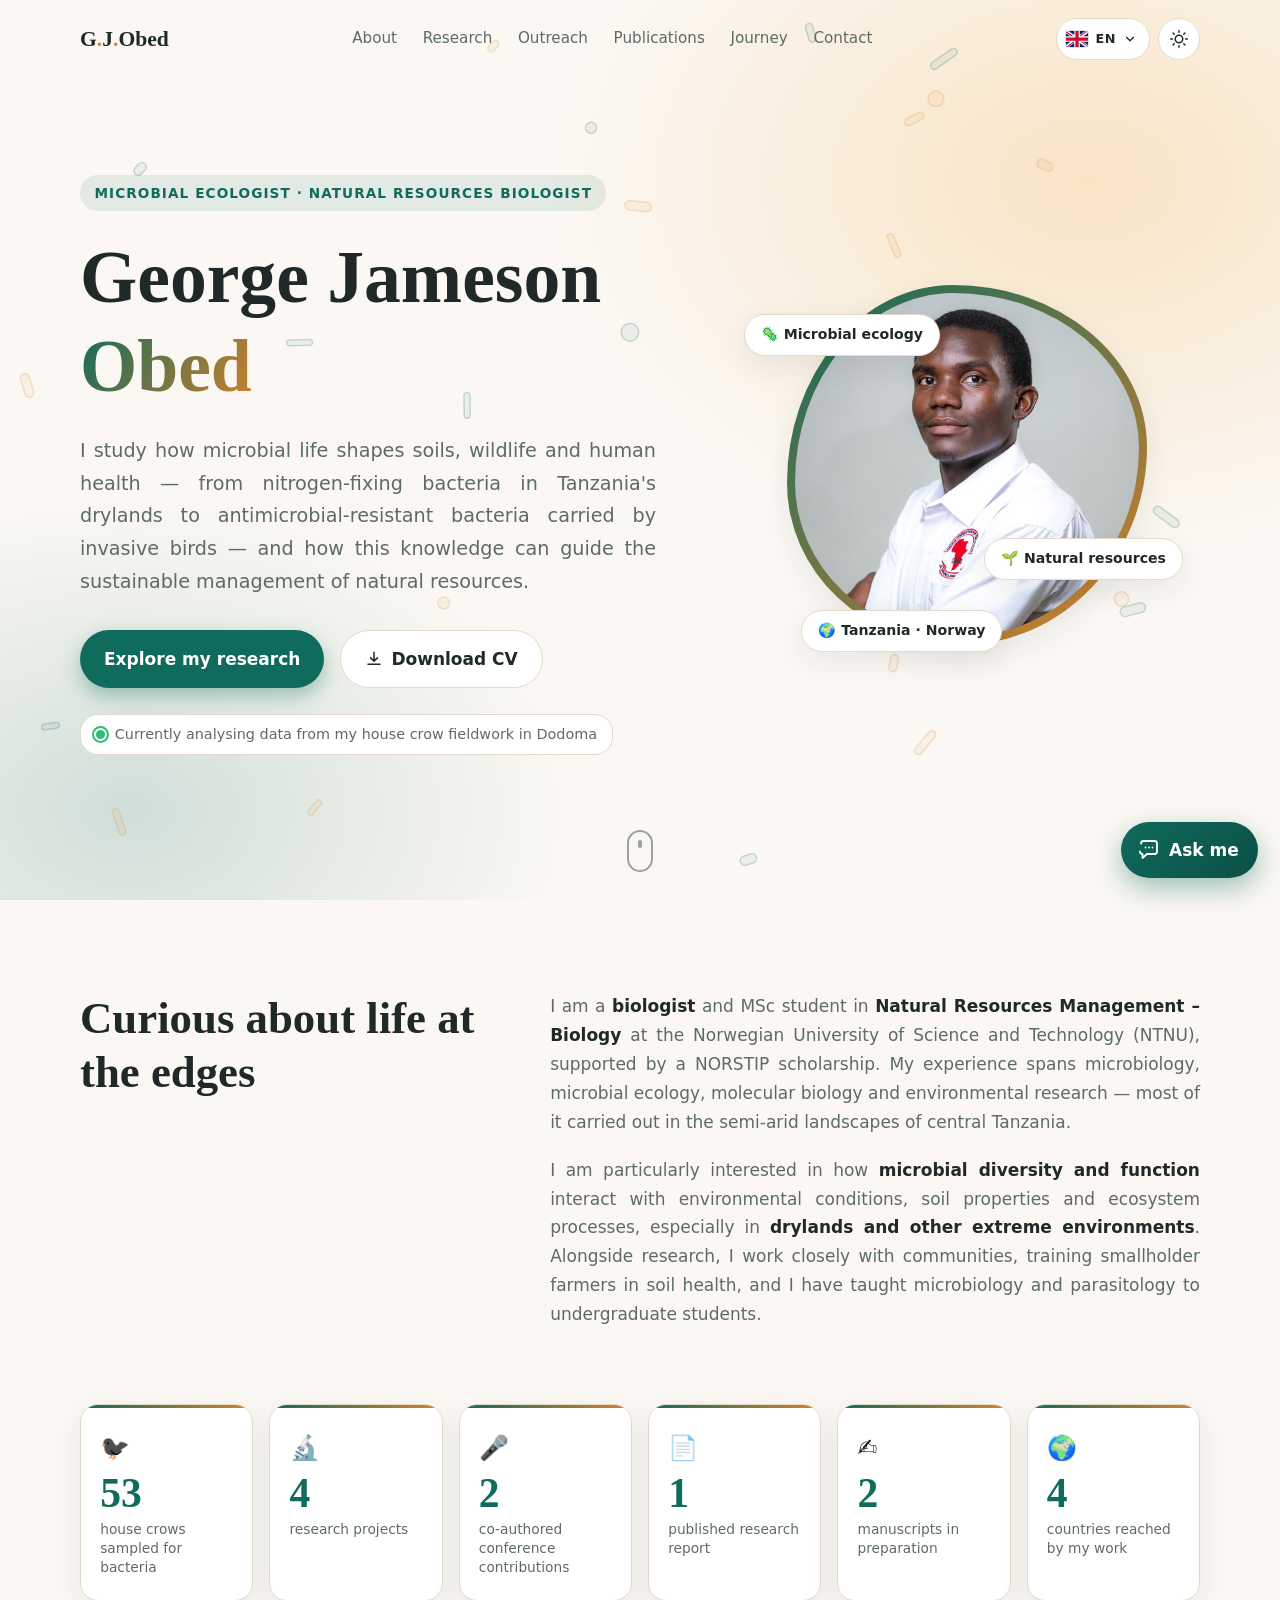
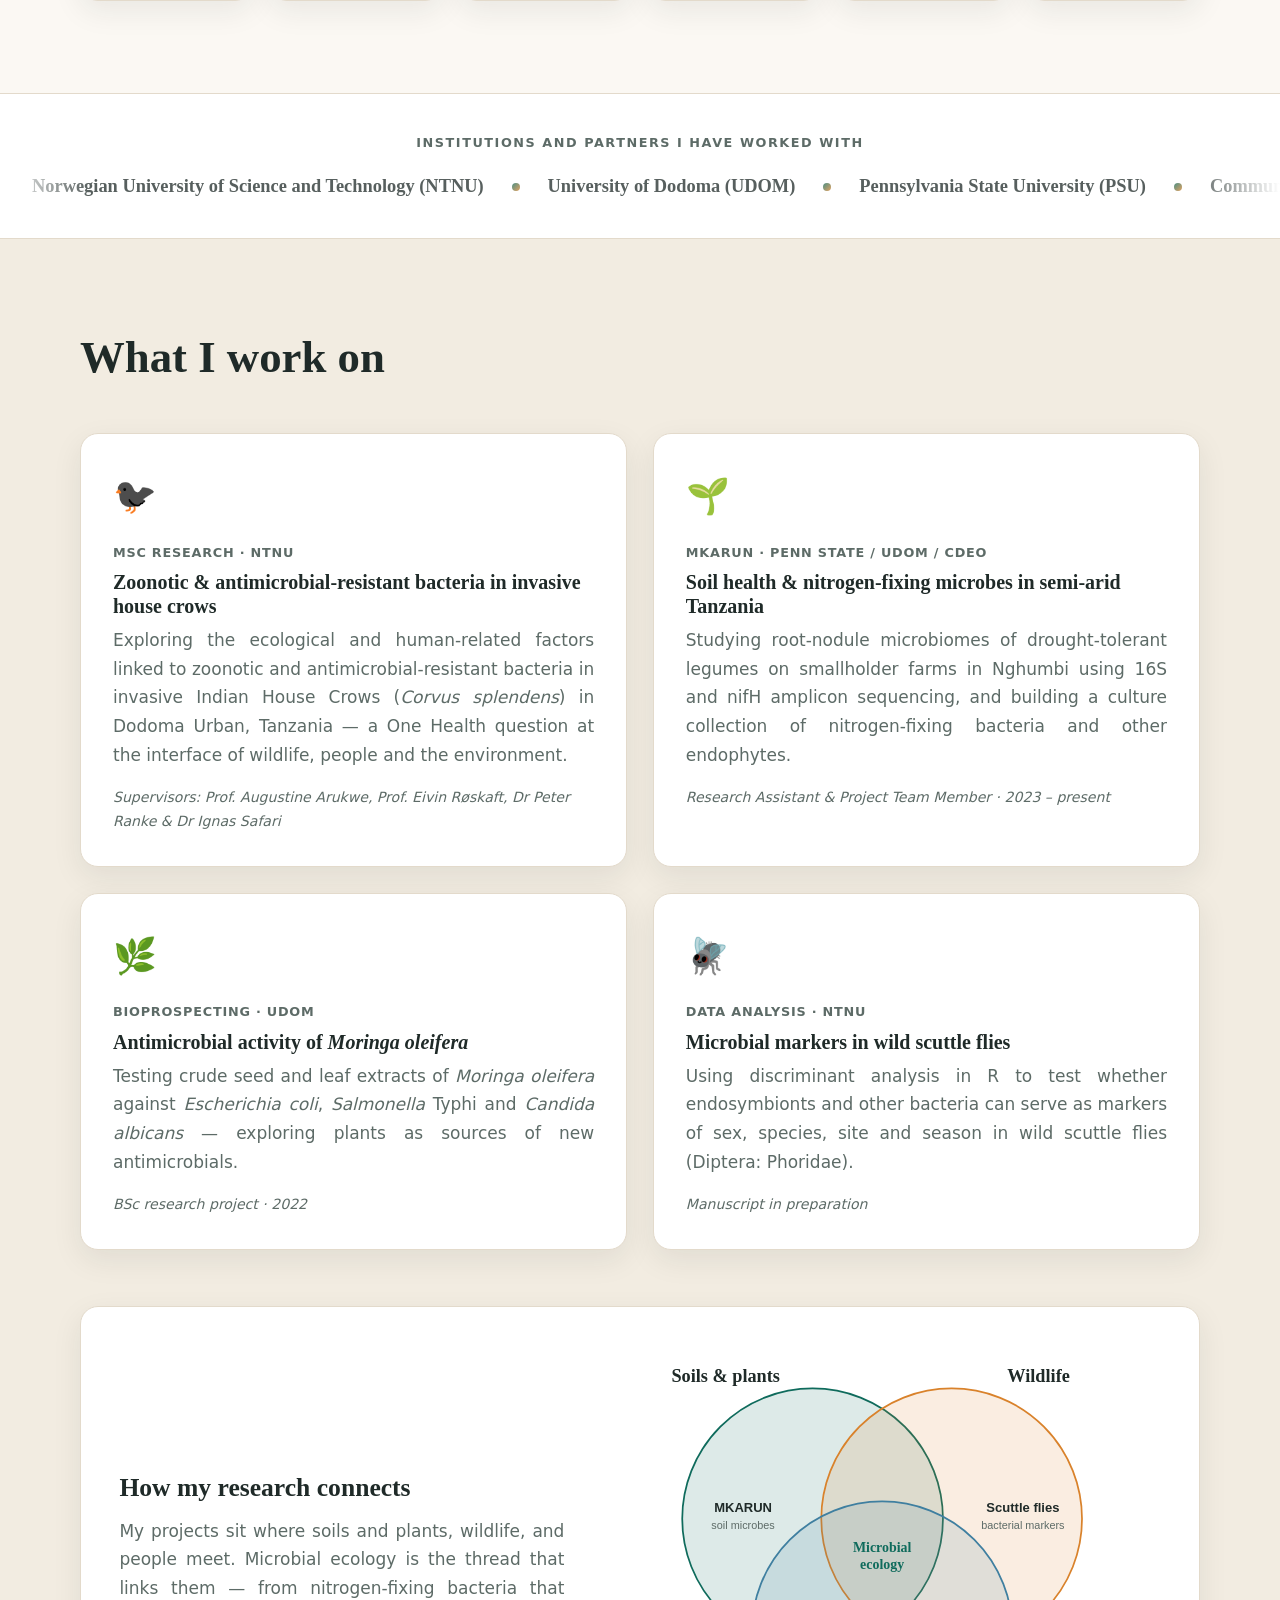
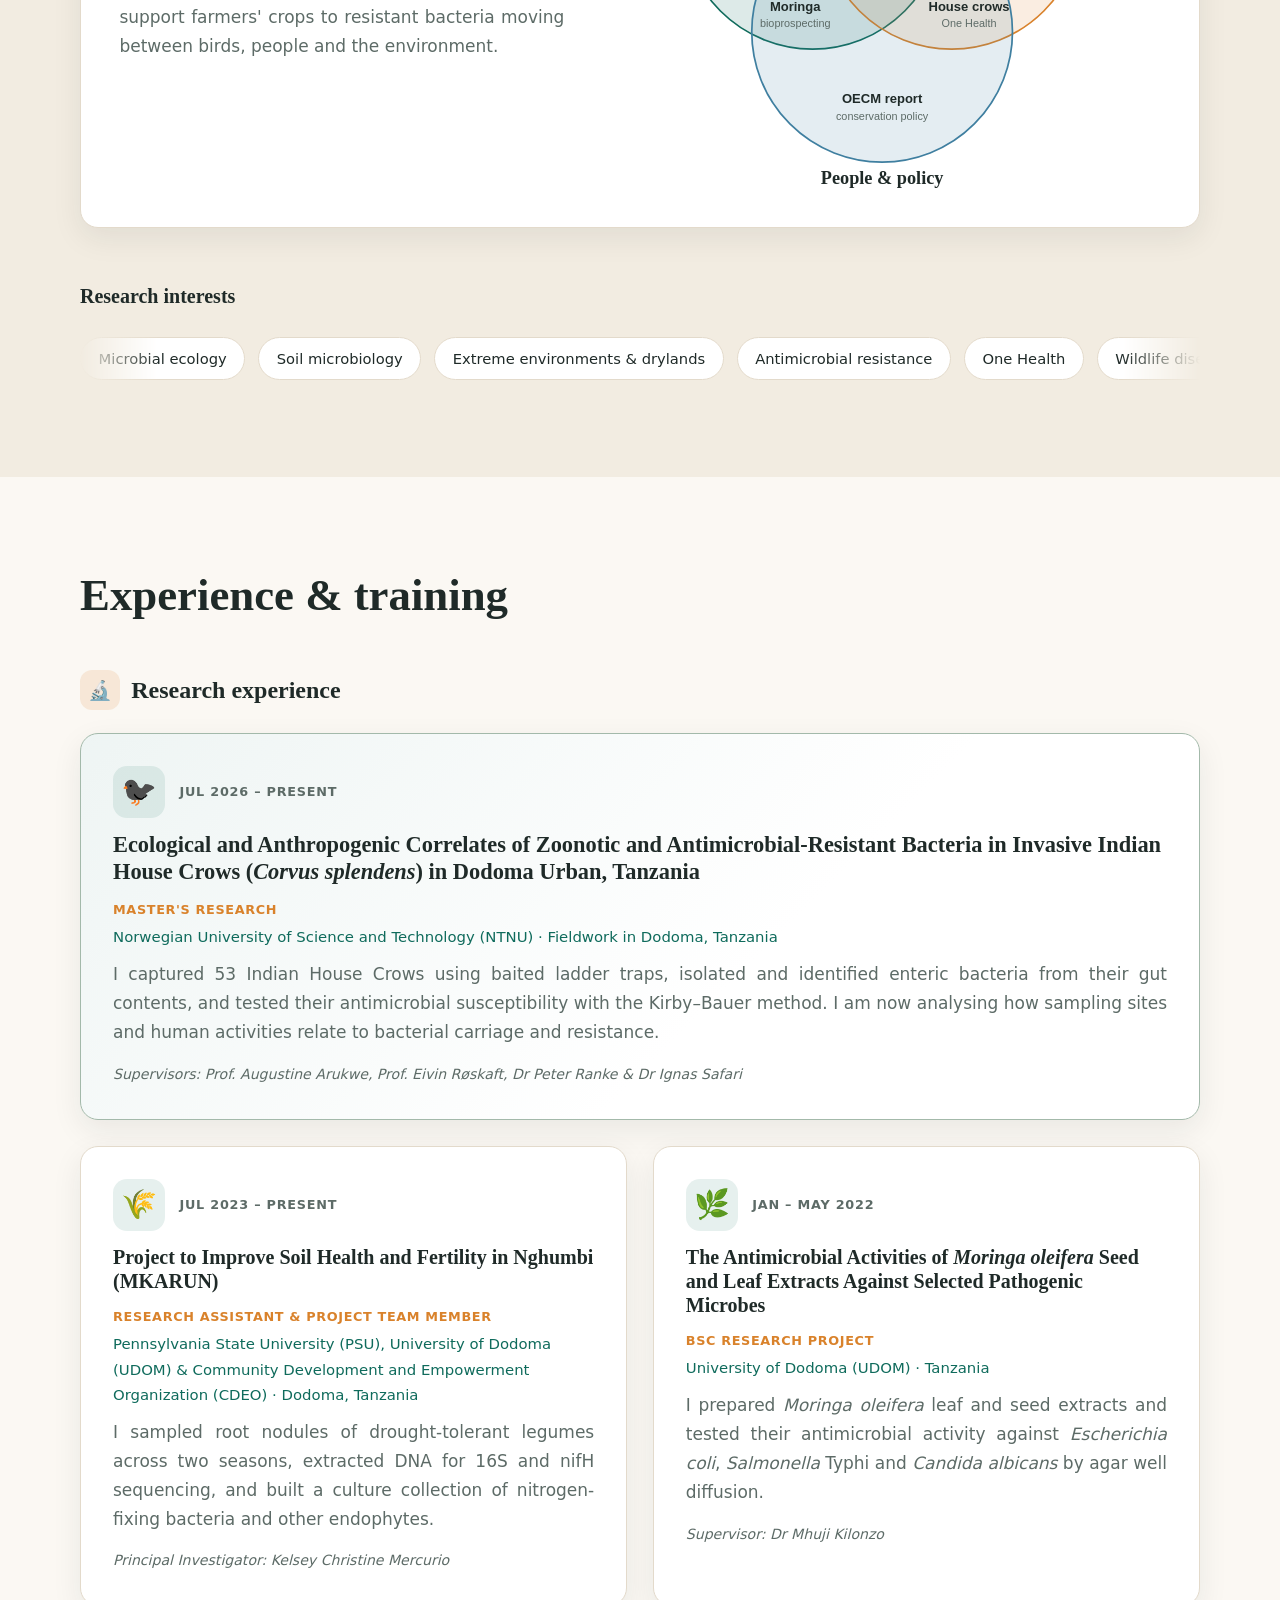
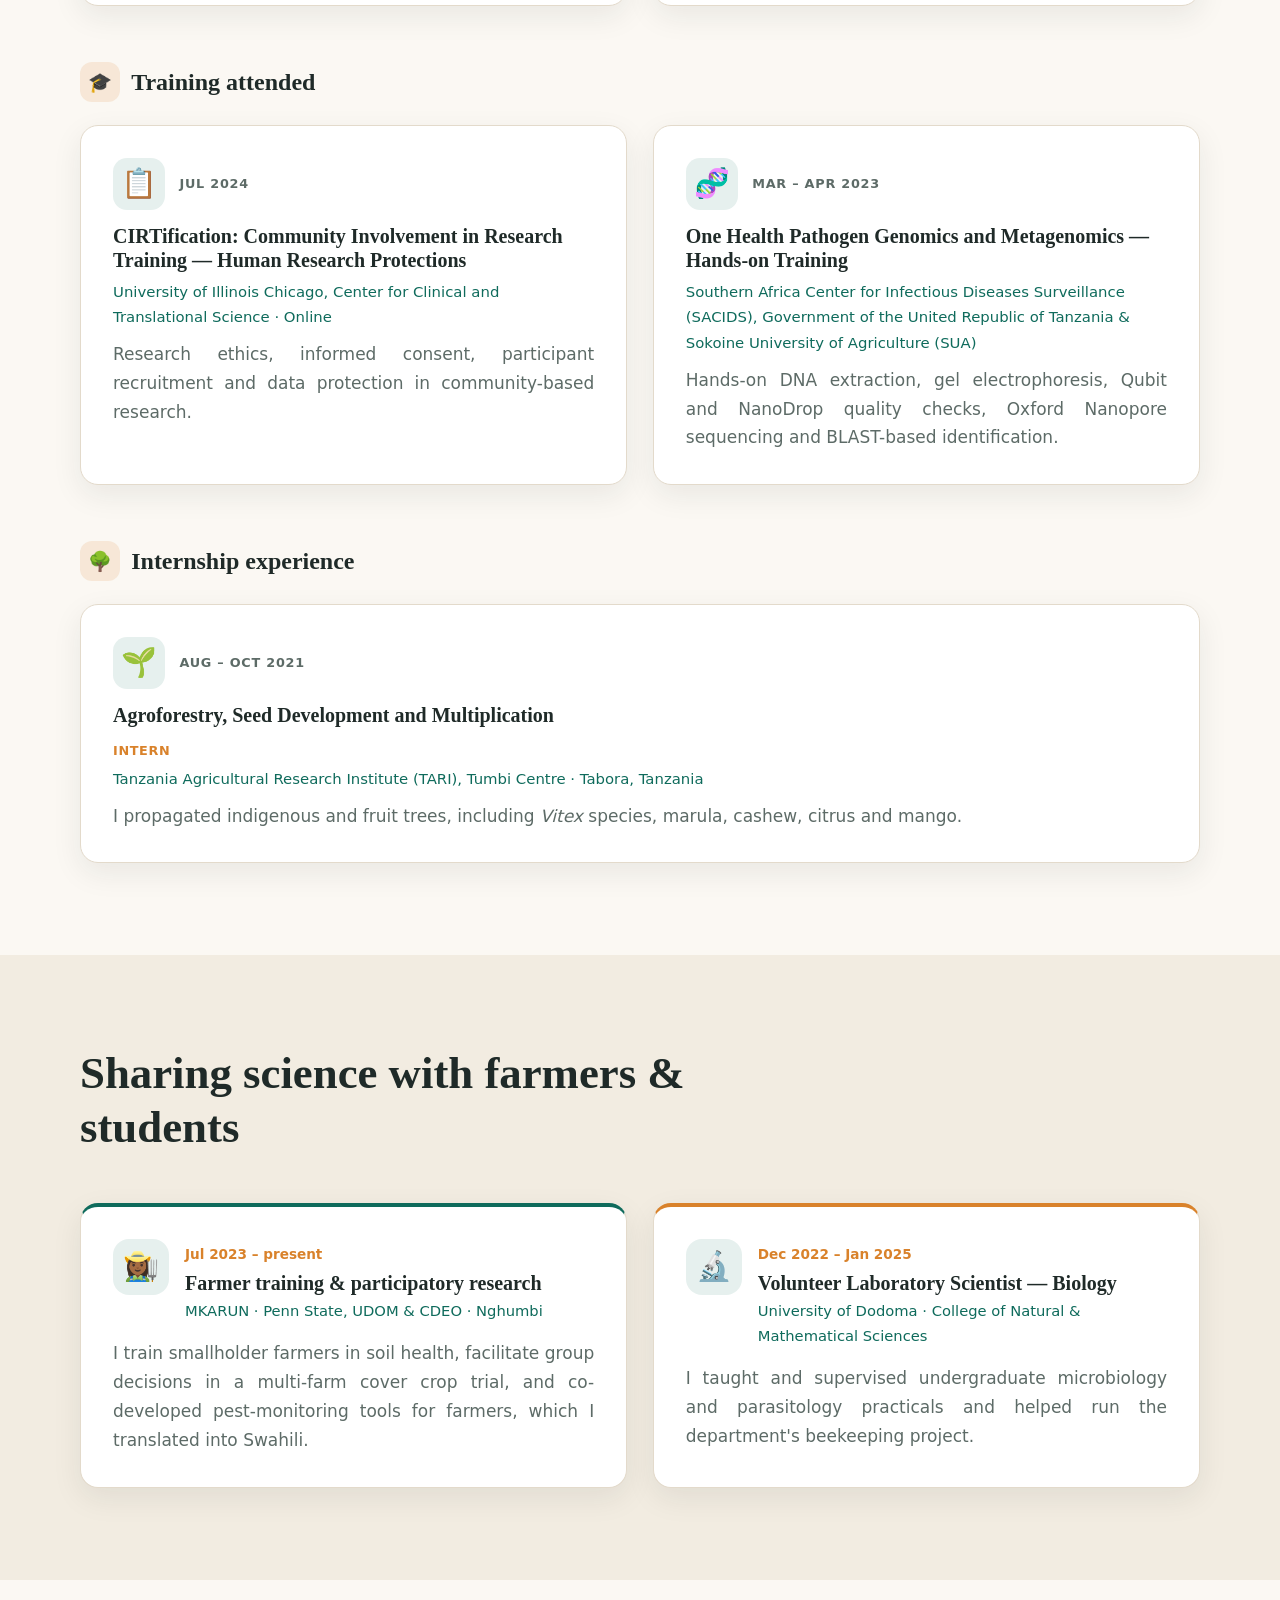
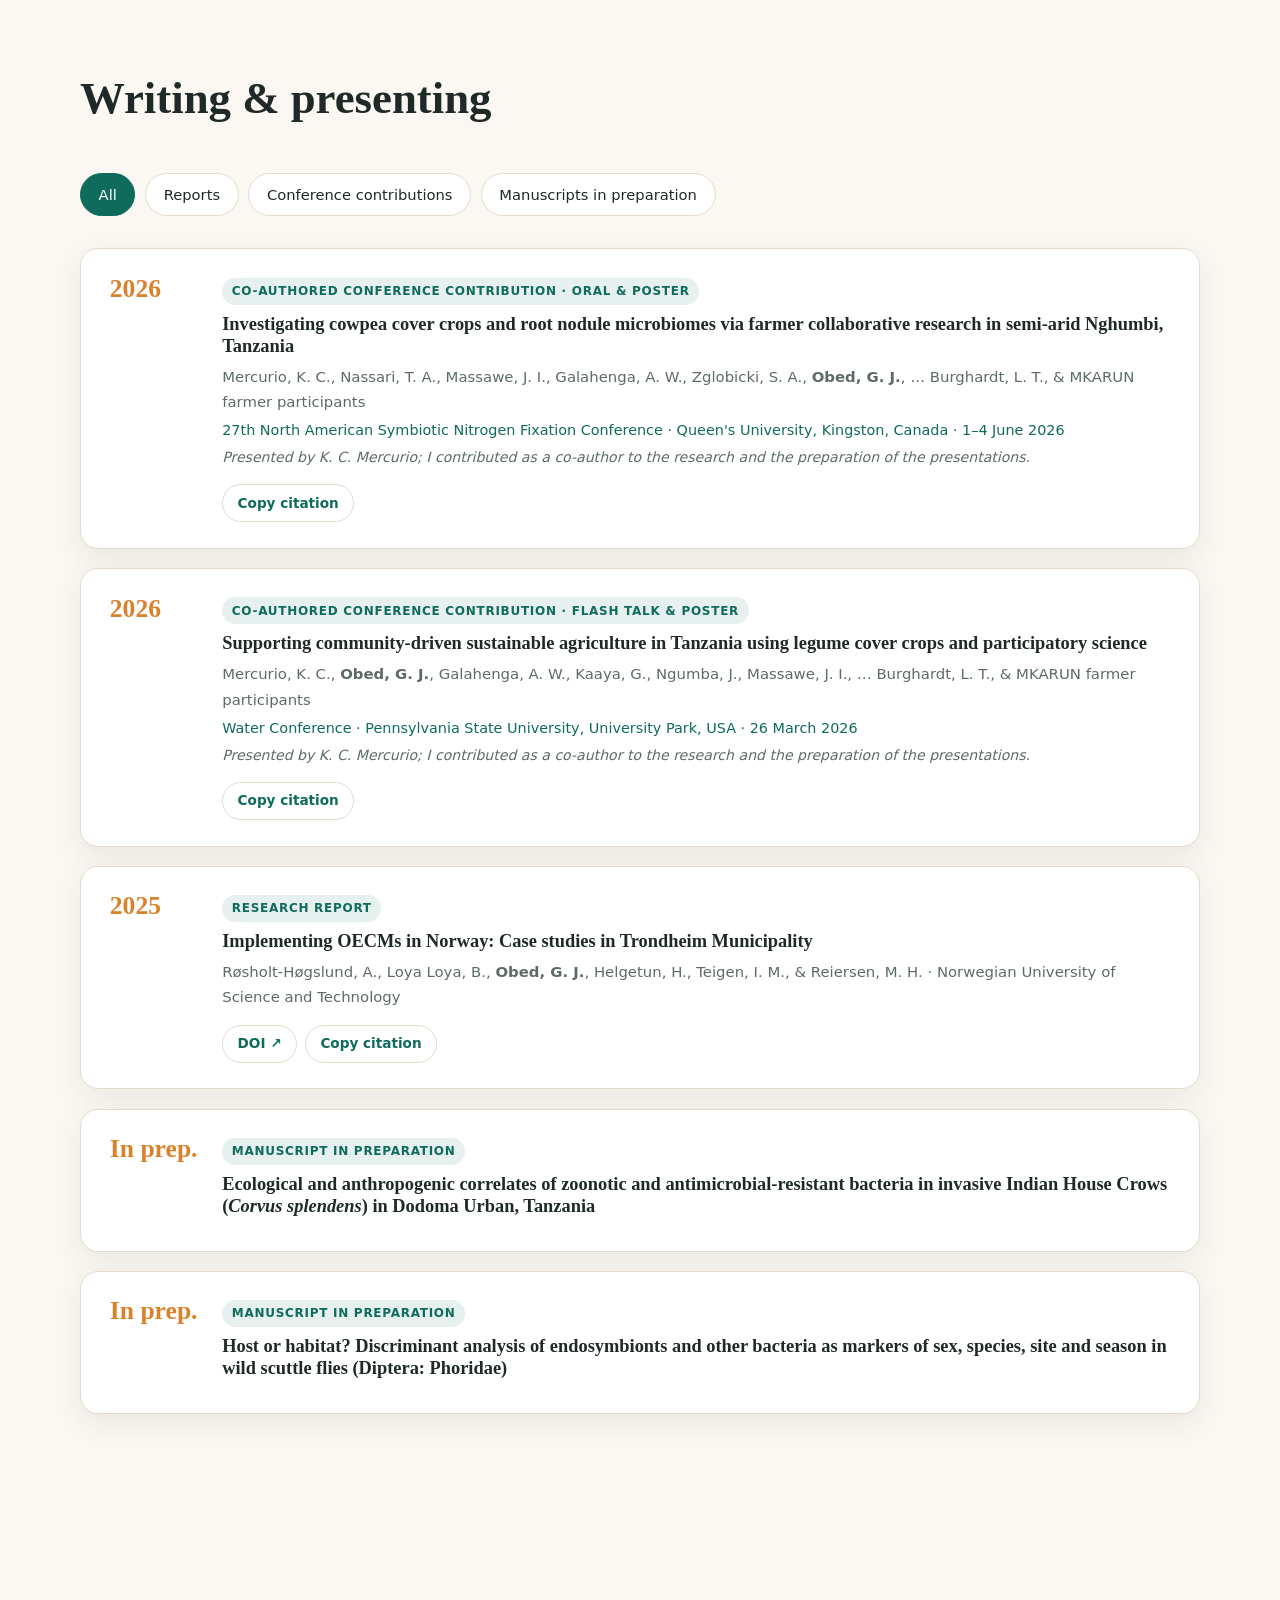
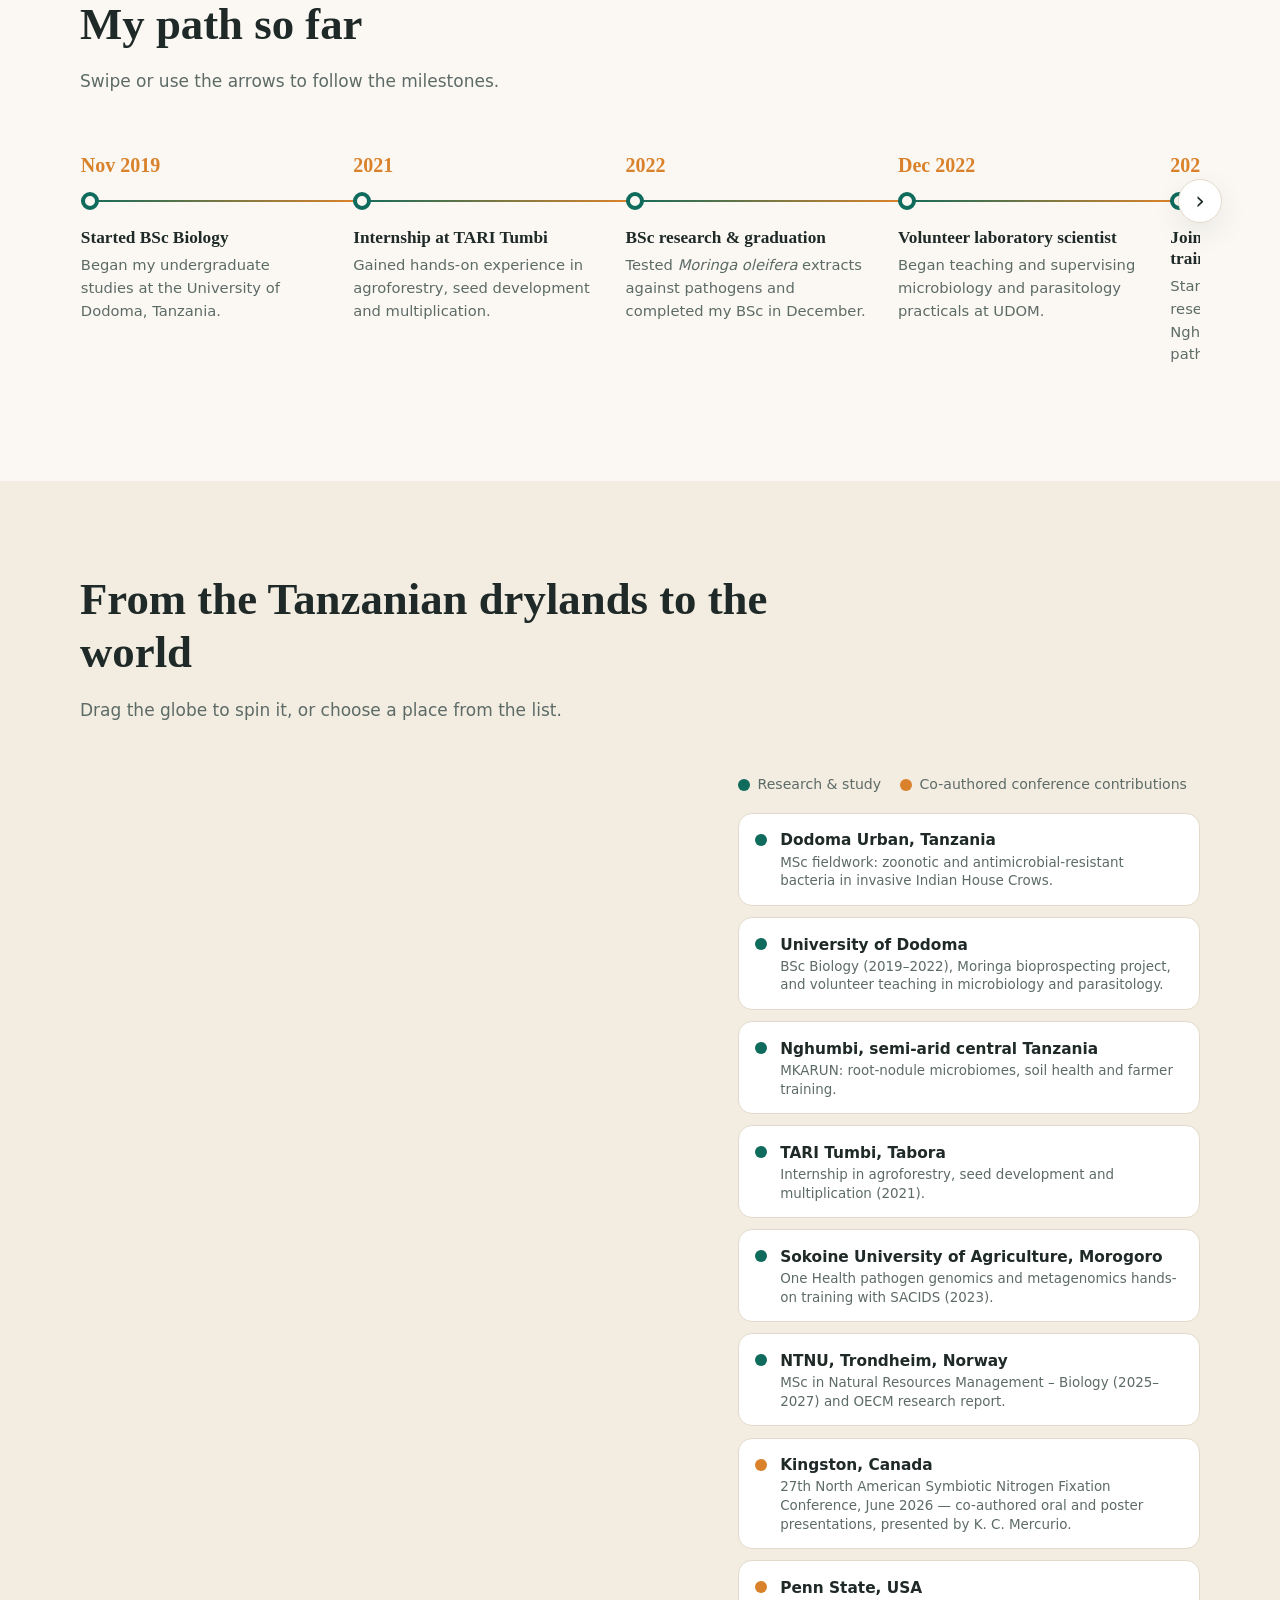
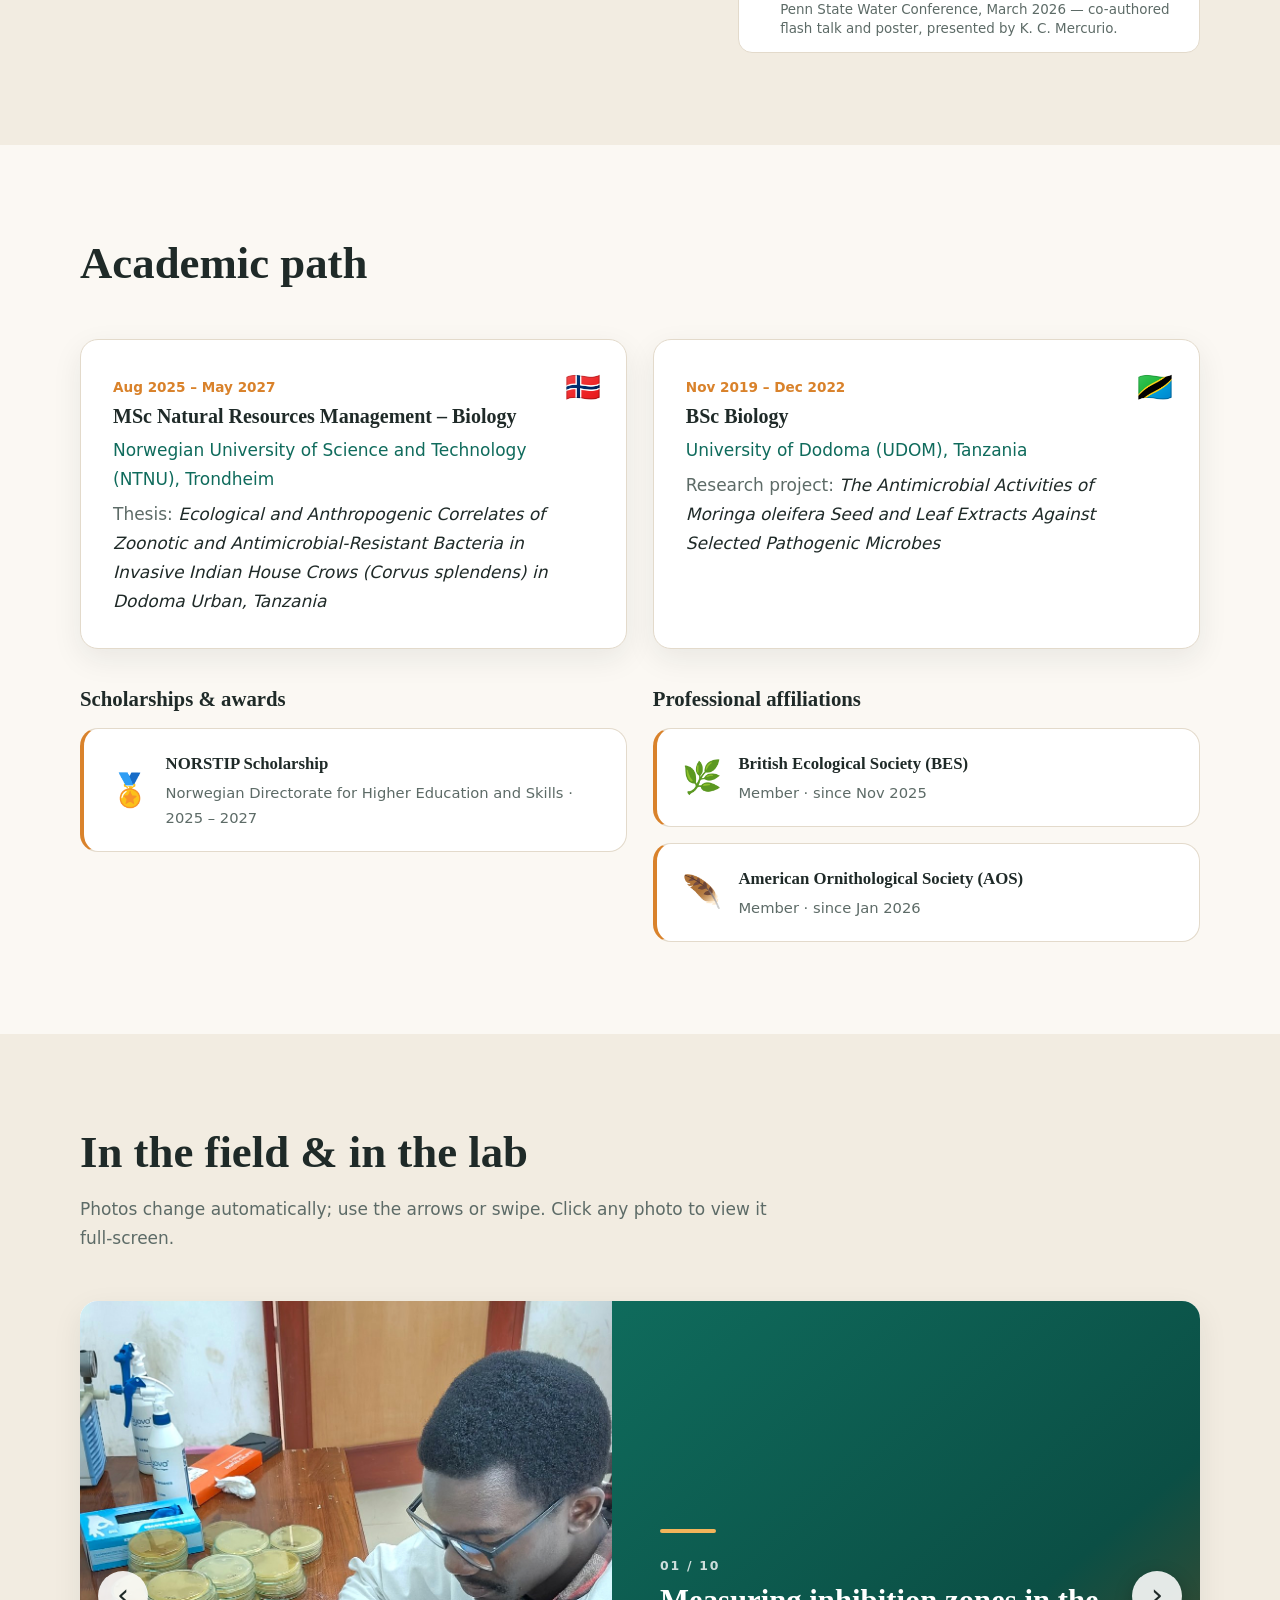
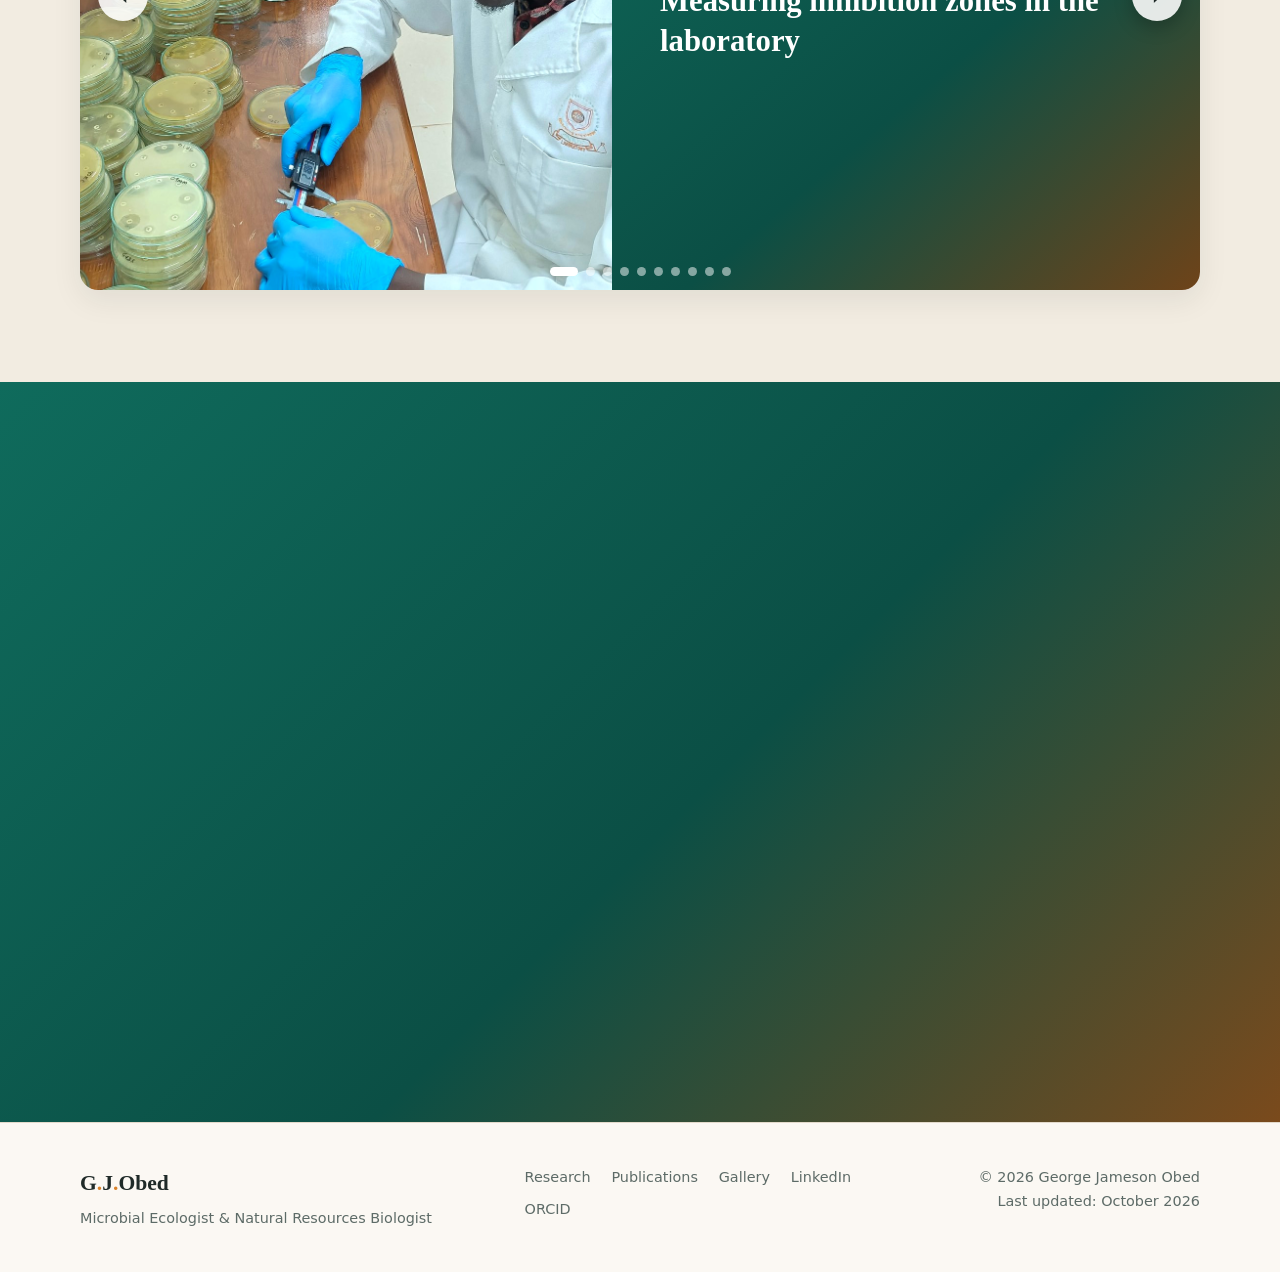
<file: index (2).html>
<!DOCTYPE html>
<html lang="en">
<head>
  <meta charset="UTF-8">
  <meta name="viewport" content="width=device-width, initial-scale=1.0">

  <!-- ===== SECURITY =====
       Content-Security-Policy: the browser only runs code and loads files
       from the sources listed here. This blocks most injection attacks. -->
  <meta http-equiv="Content-Security-Policy" content="default-src 'self'; script-src 'self'; style-src 'self' 'unsafe-inline' https://fonts.googleapis.com; font-src https://fonts.gstatic.com; img-src 'self' data:; connect-src 'self' https://formspree.io; form-action https://formspree.io; base-uri 'self'; object-src 'none'">
  <meta name="referrer" content="strict-origin-when-cross-origin">

  <!-- ===== SEARCH ENGINES =====
       Replace george-j-obed with your GitHub username (3 places in this block). -->
  <title>George Jameson Obed | Microbial Ecologist &amp; Natural Resources Biologist</title>
  <meta name="description" content="George Jameson Obed — microbial ecologist and natural resources biologist (MSc, NTNU). Research on soil microbes in drylands, antimicrobial resistance in wildlife, One Health and bioprospecting in Tanzania.">
  <meta name="author" content="George Jameson Obed">
  <link rel="canonical" href="https://georgejobed.github.io/georgejobed.github.io-/">

  <!-- ===== SOCIAL SHARE PREVIEW (LinkedIn, WhatsApp, X, Facebook) ===== -->
  <meta property="og:site_name" content="George Jameson Obed">
  <meta name="application-name" content="George Jameson Obed">
  <meta property="og:type" content="profile">
  <meta property="og:title" content="George Jameson Obed — Microbial Ecologist &amp; Natural Resources Biologist">
  <meta property="og:description" content="Microbial ecology, One Health and natural resources — from dryland soils to invasive house crows in Tanzania.">
  <meta property="og:url" content="https://georgejobed.github.io/georgejobed.github.io-/">
  <meta property="og:image" content="https://georgejobed.github.io/georgejobed.github.io-/assets/img/og-image.png">
  <meta name="twitter:card" content="summary_large_image">

  <script type="application/ld+json">
  {
    "@context": "https://schema.org",
    "@type": "Person",
    "name": "George Jameson Obed",
    "jobTitle": "Microbial Ecologist & Natural Resources Biologist",
    "affiliation": { "@type": "CollegeOrUniversity", "name": "Norwegian University of Science and Technology (NTNU)" },
    "alumniOf": { "@type": "CollegeOrUniversity", "name": "University of Dodoma" },
    "knowsAbout": ["Microbial ecology", "Soil microbiology", "Antimicrobial resistance", "One Health", "Natural resources management", "Bioprospecting"],
    "memberOf": [
      { "@type": "Organization", "name": "British Ecological Society" },
      { "@type": "Organization", "name": "American Ornithological Society" }
    ],
    "sameAs": ["https://www.linkedin.com/in/george-obed-32145a1a6", "https://orcid.org/0009-0000-3671-7220"]
  }
  </script>

  <!-- Tells Google the name of this website (shown above the link in search results) -->
  <script type="application/ld+json">
  {
    "@context": "https://schema.org",
    "@type": "WebSite",
    "name": "George Jameson Obed",
    "alternateName": ["G.J. Obed", "George Obed"],
    "url": "https://georgejobed.github.io/georgejobed.github.io-/"
  }
  </script>

  <link rel="icon" href="assets/img/favicon.svg" type="image/svg+xml">
  <link rel="apple-touch-icon" href="assets/img/icon-192.png">
  <link rel="manifest" href="site.webmanifest">
  <meta name="theme-color" content="#0f6b5c">

  <link rel="preconnect" href="https://fonts.googleapis.com">
  <link rel="preconnect" href="https://fonts.gstatic.com" crossorigin>
  <link href="https://fonts.googleapis.com/css2?family=Fraunces:opsz,wght@9..144,400;9..144,600;9..144,700&family=Inter:wght@400;500;600&family=Noto+Sans+Arabic:wght@400;600;700&family=Noto+Sans+SC:wght@400;500;700&display=swap" rel="stylesheet">
  <link rel="stylesheet" href="style.css">
</head>
<body>

  <a class="skip-link" href="#main" data-i18n="skip">Skip to main content</a>
  <div class="progress" id="progress" aria-hidden="true"></div>

  <!-- ========== NAVIGATION ========== -->
  <header class="nav" id="nav">
    <div class="container nav-inner">
      <a href="#top" class="logo" aria-label="Home">G<span>.</span>J<span>.</span>Obed</a>

      <nav class="nav-links" id="navLinks" aria-label="Main">
        <a href="#about" data-i18n="nav.about">About</a>
        <a href="#research" data-i18n="nav.research">Research</a>
        <a href="#outreach" data-i18n="nav.outreach">Outreach</a>
        <a href="#publications" data-i18n="nav.pubs">Publications</a>
        <a href="#journey" data-i18n="nav.journey">Journey</a>
        <a href="#contact" data-i18n="nav.contact">Contact</a>
      </nav>

      <div class="nav-actions">
        <div class="lang">
          <button class="lang-toggle" id="langBtn" type="button" aria-haspopup="true" aria-expanded="false" aria-controls="langList" aria-label="Language / Lugha / Langue / Língua / اللغة / 语言">
            <img id="langFlag" src="[data-uri]" alt="" width="22" height="16"><span id="langCode">EN</span>
            <svg class="chev" viewBox="0 0 24 24" aria-hidden="true"><path d="m6 9 6 6 6-6"/></svg>
          </button>
          <ul class="lang-list" id="langList" role="menu" hidden></ul>
        </div>
        <button class="icon-btn" id="themeToggle" aria-label="Switch light/dark mode">
          <svg class="sun" viewBox="0 0 24 24" aria-hidden="true"><circle cx="12" cy="12" r="4.5"/><path d="M12 2v2M12 20v2M4.9 4.9l1.4 1.4M17.7 17.7l1.4 1.4M2 12h2M20 12h2M4.9 19.1l1.4-1.4M17.7 6.3l1.4-1.4"/></svg>
          <svg class="moon" viewBox="0 0 24 24" aria-hidden="true"><path d="M20 14.5A8 8 0 1 1 9.5 4a6.5 6.5 0 0 0 10.5 10.5z"/></svg>
        </button>
        <button class="icon-btn menu-btn" id="menuBtn" aria-label="Open menu" aria-expanded="false" aria-controls="navLinks">
          <svg viewBox="0 0 24 24" aria-hidden="true"><path d="M4 7h16M4 12h16M4 17h16"/></svg>
        </button>
      </div>
    </div>
  </header>

  <main id="main">
    <span id="top"></span>

    <!-- ========== HERO ========== -->
    <section class="hero">
      <canvas id="microbes" aria-hidden="true"></canvas>
      <div class="container hero-inner">
        <div class="hero-text reveal">
          <p class="eyebrow" data-i18n="hero.eyebrow">Microbial Ecologist · Natural Resources Biologist</p>
          <h1>George Jameson <span class="grad">Obed</span></h1>
          <p class="lead" data-i18n="hero.lead">
            I study how microbial life shapes soils, wildlife and human health — from
            nitrogen-fixing bacteria in Tanzania's drylands to antimicrobial-resistant
            bacteria carried by invasive birds — and how this knowledge can guide the
            sustainable management of natural resources.
          </p>
          <div class="hero-buttons">
            <a href="#research" class="btn btn-primary" data-i18n="hero.btn1">Explore my research</a>
            <!-- Put your CV in the "assets" folder named cv.pdf -->
            <a href="assets/cv.pdf" class="btn btn-ghost" target="_blank" rel="noopener">
              <svg class="btn-ico" viewBox="0 0 24 24" aria-hidden="true"><path d="M12 3v12m0 0-4.5-4.5M12 15l4.5-4.5M4 19h16"/></svg>
              <span data-i18n="hero.cv">Download CV</span>
            </a>
          </div>
          <p class="status"><span class="pulse-dot" aria-hidden="true"></span><span data-i18n="hero.status">Currently analysing data from my house crow fieldwork in Dodoma</span></p>
        </div>

        <div class="hero-photo reveal">
          <!-- To use your own photo: put photo.jpg in assets/img/, then replace the
               <div class="initials">…</div> line below with:
               <img src="assets/img/photo.jpg" alt="George Jameson Obed"> -->
          <div class="photo-frame">
            <img src="assets/img/photo.jpg" alt="Portrait of George Jameson Obed" width="1000" height="1000">
          </div>
          <div class="badge badge-1">🦠 <span data-i18n="badge1">Microbial ecology</span></div>
          <div class="badge badge-2">🌱 <span data-i18n="badge2">Natural resources</span></div>
          <div class="badge badge-3">🌍 <span data-i18n="badge3">Tanzania · Norway</span></div>
        </div>
      </div>
      <a href="#about" class="scroll-cue" aria-label="Scroll down"><span></span></a>
    </section>

    <!-- ========== ABOUT ========== -->
    <section id="about" class="section">
      <div class="container about-grid">
        <div class="reveal">
          <h2 data-i18n="about.title">Curious about life at the edges</h2>
        </div>
        <div class="about-text reveal">
          <p data-i18n="about.p1">
            I am a <strong>biologist</strong> and MSc student in <strong>Natural Resources Management – Biology</strong>
            at the Norwegian University of Science and Technology (NTNU), supported by a NORSTIP scholarship.
            My experience spans microbiology, microbial ecology, molecular biology and environmental research —
            most of it carried out in the semi-arid landscapes of central Tanzania.
          </p>
          <p data-i18n="about.p2">
            I am particularly interested in how <strong>microbial diversity and function</strong> interact with
            environmental conditions, soil properties and ecosystem processes, especially in
            <strong>drylands and other extreme environments</strong>. Alongside research, I work closely with
            communities, training smallholder farmers in soil health, and I have taught microbiology and parasitology to undergraduate students.
          </p>
          </div>
      </div>
      <div class="container">
        <div class="glance">
          <div class="gl-tile reveal"><span class="gl-ico" aria-hidden="true">🐦‍⬛</span><span class="num" data-count="53">0</span><span class="gl-label" data-i18n="gl1">house crows sampled for bacteria</span></div>
          <div class="gl-tile reveal"><span class="gl-ico" aria-hidden="true">🔬</span><span class="num" data-count="4">0</span><span class="gl-label" data-i18n="gl2">research projects</span></div>
          <div class="gl-tile reveal"><span class="gl-ico" aria-hidden="true">🎤</span><span class="num" data-count="2">0</span><span class="gl-label" data-i18n="gl3">co-authored conference contributions</span></div>
          <div class="gl-tile reveal"><span class="gl-ico" aria-hidden="true">📄</span><span class="num" data-count="1">0</span><span class="gl-label" data-i18n="gl4">published research report</span></div>
          <div class="gl-tile reveal"><span class="gl-ico" aria-hidden="true">✍️</span><span class="num" data-count="2">0</span><span class="gl-label" data-i18n="gl5">manuscripts in preparation</span></div>
          <div class="gl-tile reveal"><span class="gl-ico" aria-hidden="true">🌍</span><span class="num" data-count="4">0</span><span class="gl-label" data-i18n="gl6">countries reached by my work</span></div>
        </div>
      </div>
    </section>

    <!-- ========== PARTNERS RIBBON ========== -->
    <section class="partners" aria-labelledby="mqTitle">
      <p class="partners-title" id="mqTitle" data-i18n="mq.title">Institutions and partners I have worked with</p>
      <div class="marquee">
        <ul class="marquee-track partners-track" data-marquee>
          <li>Norwegian University of Science and Technology (NTNU)</li>
          <li>University of Dodoma (UDOM)</li>
          <li>Pennsylvania State University (PSU)</li>
          <li>Community Development and Empowerment Organization (CDEO)</li>
          <li>Tanzania Agricultural Research Institute (TARI)</li>
          <li>British Ecological Society (BES)</li>
        </ul>
      </div>
    </section>

    <!-- ========== RESEARCH ========== -->
    <section id="research" class="section section-tint">
      <div class="container">
        <div class="section-head reveal">
          <h2 data-i18n="res.title">What I work on</h2>
        </div>

        <div class="cards">
          <article class="card reveal">
            <div class="card-icon" aria-hidden="true">🐦‍⬛</div>
            <p class="card-tag" data-i18n="res.c1.tag">MSc research · NTNU</p>
            <h3 data-i18n="res.c1.title">Zoonotic &amp; antimicrobial-resistant bacteria in invasive house crows</h3>
            <p data-i18n="res.c1.text">
              Exploring the ecological and human-related factors linked to zoonotic and antimicrobial-resistant
              bacteria in invasive Indian House Crows (<i>Corvus splendens</i>) in Dodoma Urban, Tanzania —
              a One Health question at the interface of wildlife, people and the environment.
            </p>
            <p class="card-meta"><span data-i18n="res.sup">Supervisors:</span> <bdi>Prof. Augustine Arukwe, Prof. Eivin Røskaft, Dr Peter Ranke &amp; Dr Ignas Safari</bdi></p>
          </article>

          <article class="card reveal">
            <div class="card-icon" aria-hidden="true">🌱</div>
            <p class="card-tag">MKARUN · Penn State / UDOM / CDEO</p>
            <h3 data-i18n="res.c2.title">Soil health &amp; nitrogen-fixing microbes in semi-arid Tanzania</h3>
            <p data-i18n="res.c2.text">
              Studying root-nodule microbiomes of drought-tolerant legumes on smallholder farms in Nghumbi using
              16S and nifH amplicon sequencing, and building a culture collection of nitrogen-fixing bacteria
              and other endophytes.
            </p>
            <p class="card-meta" data-i18n="res.c2.meta">Research Assistant &amp; Project Team Member · 2023 – present</p>
          </article>

          <article class="card reveal">
            <div class="card-icon" aria-hidden="true">🌿</div>
            <p class="card-tag" data-i18n="res.c3.tag">Bioprospecting · UDOM</p>
            <h3 data-i18n="res.c3.title">Antimicrobial activity of <i>Moringa oleifera</i></h3>
            <p data-i18n="res.c3.text">
              Testing crude seed and leaf extracts of <i>Moringa oleifera</i> against <i>Escherichia coli</i>,
              <i>Salmonella</i> Typhi and <i>Candida albicans</i> — exploring plants as sources of new antimicrobials.
            </p>
            <p class="card-meta" data-i18n="res.c3.meta">BSc research project · 2022</p>
          </article>

          <article class="card reveal">
            <div class="card-icon" aria-hidden="true">🪰</div>
            <p class="card-tag" data-i18n="res.c4.tag">Data analysis · NTNU</p>
            <h3 data-i18n="res.c4.title">Microbial markers in wild scuttle flies</h3>
            <p data-i18n="res.c4.text">
              Using discriminant analysis in R to test whether endosymbionts and other bacteria can serve as
              markers of sex, species, site and season in wild scuttle flies (Diptera: Phoridae).
            </p>
            <p class="card-meta" data-i18n="res.c4.meta">Manuscript in preparation</p>
          </article>
        </div>

        <div class="connect reveal">
          <div class="connect-text">
            <h3 data-i18n="cn.title">How my research connects</h3>
            <p data-i18n="cn.p">My projects sit where soils and plants, wildlife, and people meet. Microbial ecology is the thread that links them — from nitrogen-fixing bacteria that support farmers' crops to resistant bacteria moving between birds, people and the environment.</p>
          </div>
          <svg class="venn" viewBox="0 0 640 510" role="img" aria-label="Diagram showing how George's projects connect soils and plants, wildlife, and people">
            <circle class="v v1" cx="240" cy="200" r="150"/>
            <circle class="v v2" cx="400" cy="200" r="150"/>
            <circle class="v v3" cx="320" cy="330" r="150"/>
            <text class="v-head" x="140" y="42" data-i18n="cn.a">Soils &amp; plants</text>
            <text class="v-head" x="500" y="42" data-i18n="cn.b">Wildlife</text>
            <text class="v-head" x="320" y="505" data-i18n="cn.c">People &amp; policy</text>
            <text class="v-core" x="320" y="238" data-i18n="cn.core1">Microbial</text>
            <text class="v-core" x="320" y="258" data-i18n="cn.core2">ecology</text>
            <text class="v-tag" x="160" y="192">MKARUN</text>
            <text class="v-sub" x="160" y="212" data-i18n="cn.t1">soil microbes</text>
            <text class="v-tag" x="482" y="192" data-i18n="cn.t2">Scuttle flies</text>
            <text class="v-sub" x="482" y="212" data-i18n="cn.t2s">bacterial markers</text>
            <text class="v-tag" x="220" y="306" data-i18n="cn.t3">Moringa</text>
            <text class="v-sub" x="220" y="324" data-i18n="cn.t3s">bioprospecting</text>
            <text class="v-tag" x="420" y="306" data-i18n="cn.t4">House crows</text>
            <text class="v-sub" x="420" y="324" data-i18n="cn.t4s">One Health</text>
            <text class="v-tag" x="320" y="412" data-i18n="cn.t5">OECM report</text>
            <text class="v-sub" x="320" y="432" data-i18n="cn.t5s">conservation policy</text>
          </svg>
        </div>

        <div class="interests reveal">
          <h3 data-i18n="res.interests">Research interests</h3>
          <div class="marquee">
          <ul class="chips marquee-track" data-marquee>
            <li data-i18n="chip1">Microbial ecology</li>
            <li data-i18n="chip2">Soil microbiology</li>
            <li data-i18n="chip3">Extreme environments &amp; drylands</li>
            <li data-i18n="chip4">Antimicrobial resistance</li>
            <li>One Health</li>
            <li data-i18n="chip5">Wildlife diseases</li>
            <li data-i18n="chip7">Bioprospecting</li>
            <li data-i18n="chip8">Natural resources policy</li>
          </ul>
          </div>
        </div>
      </div>
    </section>

    <!-- ========== EXPERIENCE ========== -->
    <section id="experience" class="section">
      <div class="container">
        <div class="section-head reveal">
          <h2 data-i18n="exp.title">Experience &amp; training</h2>
        </div>

        <h3 class="sub-section reveal"><span class="sub-ico" aria-hidden="true">🔬</span><span data-i18n="exp.sub1">Research experience</span></h3>
        <div class="cards">
          <article class="card card-span card-feature reveal">
            <div class="card-top">
              <div class="card-icon" aria-hidden="true">🐦‍⬛</div>
              <p class="card-tag" data-i18n="exp.d1">Jul 2026 – present</p>
            </div>
            <h3>Ecological and Anthropogenic Correlates of Zoonotic and Antimicrobial-Resistant Bacteria in Invasive Indian House Crows (<i>Corvus splendens</i>) in Dodoma Urban, Tanzania</h3>
            <p class="card-role" data-i18n="exp.r1">Master's research</p>
            <p class="card-org" data-i18n="exp.o1">Norwegian University of Science and Technology (NTNU) · Fieldwork in Dodoma, Tanzania</p>
            <p data-i18n="exp.p1">I captured 53 Indian House Crows using baited ladder traps, isolated and identified enteric bacteria from their gut contents, and tested their antimicrobial susceptibility with the Kirby–Bauer method. I am now analysing how sampling sites and human activities relate to bacterial carriage and resistance.</p>
            <p class="card-meta"><span data-i18n="res.sup">Supervisors:</span> <bdi>Prof. Augustine Arukwe, Prof. Eivin Røskaft, Dr Peter Ranke &amp; Dr Ignas Safari</bdi></p>
          </article>

          <article class="card reveal">
            <div class="card-top">
              <div class="card-icon" aria-hidden="true">🌾</div>
              <p class="card-tag" data-i18n="exp.d2">Jul 2023 – present</p>
            </div>
            <h3 data-i18n="exp.h2">Project to Improve Soil Health and Fertility in Nghumbi (MKARUN)</h3>
            <p class="card-role" data-i18n="exp.r2">Research Assistant &amp; Project Team Member</p>
            <p class="card-org">Pennsylvania State University (PSU), University of Dodoma (UDOM) &amp; Community Development and Empowerment Organization (CDEO) · Dodoma, Tanzania</p>
            <p data-i18n="exp.p2">I sampled root nodules of drought-tolerant legumes across two seasons, extracted DNA for 16S and nifH sequencing, and built a culture collection of nitrogen-fixing bacteria and other endophytes.</p>
            <p class="card-meta"><span data-i18n="exp.pi">Principal Investigator:</span> <bdi>Kelsey Christine Mercurio</bdi></p>
          </article>

          <article class="card reveal">
            <div class="card-top">
              <div class="card-icon" aria-hidden="true">🌿</div>
              <p class="card-tag">Jan – May 2022</p>
            </div>
            <h3>The Antimicrobial Activities of <i>Moringa oleifera</i> Seed and Leaf Extracts Against Selected Pathogenic Microbes</h3>
            <p class="card-role" data-i18n="exp.r3">BSc research project</p>
            <p class="card-org">University of Dodoma (UDOM) · Tanzania</p>
            <p data-i18n="exp.p3">I prepared <i>Moringa oleifera</i> leaf and seed extracts and tested their antimicrobial activity against <i>Escherichia coli</i>, <i>Salmonella</i> Typhi and <i>Candida albicans</i> by agar well diffusion.</p>
            <p class="card-meta"><span data-i18n="exp.sup3">Supervisor:</span> <bdi>Dr Mhuji Kilonzo</bdi></p>
          </article>
        </div>

        <h3 class="sub-section reveal"><span class="sub-ico" aria-hidden="true">🎓</span><span data-i18n="train.head">Training attended</span></h3>
        <div class="cards">
          <article class="card reveal">
            <div class="card-top">
              <div class="card-icon" aria-hidden="true">📋</div>
              <p class="card-tag">Jul 2024</p>
            </div>
            <h3 data-i18n="exp.t5">CIRTification: Community Involvement in Research Training — Human Research Protections</h3>
            <p class="card-org">University of Illinois Chicago, Center for Clinical and Translational Science · Online</p>
            <p data-i18n="exp.p5">Research ethics, informed consent, participant recruitment and data protection in community-based research.</p>
          </article>

          <article class="card reveal">
            <div class="card-top">
              <div class="card-icon" aria-hidden="true">🧬</div>
              <p class="card-tag">Mar – Apr 2023</p>
            </div>
            <h3 data-i18n="exp.t6">One Health Pathogen Genomics and Metagenomics — Hands-on Training</h3>
            <p class="card-org">Southern Africa Center for Infectious Diseases Surveillance (SACIDS), Government of the United Republic of Tanzania &amp; Sokoine University of Agriculture (SUA)</p>
            <p data-i18n="exp.p6">Hands-on DNA extraction, gel electrophoresis, Qubit and NanoDrop quality checks, Oxford Nanopore sequencing and BLAST-based identification.</p>
          </article>
        </div>

        <h3 class="sub-section reveal"><span class="sub-ico" aria-hidden="true">🌳</span><span data-i18n="int.head">Internship experience</span></h3>
        <div class="cards">
          <article class="card card-span reveal">
            <div class="card-top">
              <div class="card-icon" aria-hidden="true">🌱</div>
              <p class="card-tag">Aug – Oct 2021</p>
            </div>
            <h3 data-i18n="exp.t4">Agroforestry, Seed Development and Multiplication</h3>
            <p class="card-role" data-i18n="exp.r4">Intern</p>
            <p class="card-org">Tanzania Agricultural Research Institute (TARI), Tumbi Centre · Tabora, Tanzania</p>
            <p data-i18n="exp.p4">I propagated indigenous and fruit trees, including <i>Vitex</i> species, marula, cashew, citrus and mango.</p>
          </article>
        </div>
      </div>
    </section>

    <!-- ========== TEACHING, EXTENSION & OUTREACH ========== -->
    <section id="outreach" class="section section-tint">
      <div class="container">
        <div class="section-head reveal">
          <h2 data-i18n="out.title">Sharing science with farmers &amp; students</h2>
        </div>

        <div class="outreach-grid">
          <article class="outreach reveal">
            <div class="o-head">
              <span class="o-ico" aria-hidden="true">👩🏾‍🌾</span>
              <div>
                <span class="t-date" data-i18n="out.d1">Jul 2023 – present</span>
                <h3 data-i18n="out.t1">Farmer training &amp; participatory research</h3>
                <p class="t-place">MKARUN · Penn State, UDOM &amp; CDEO · Nghumbi</p>
              </div>
            </div>
            <p class="o-text" data-i18n="out.p1">I train smallholder farmers in soil health, facilitate group decisions in a multi-farm cover crop trial, and co-developed pest-monitoring tools for farmers, which I translated into Swahili.</p>
          </article>

          <article class="outreach reveal">
            <div class="o-head">
              <span class="o-ico" aria-hidden="true">🔬</span>
              <div>
                <span class="t-date">Dec 2022 – Jan 2025</span>
                <h3 data-i18n="out.t2">Volunteer Laboratory Scientist — Biology</h3>
                <p class="t-place">University of Dodoma · College of Natural &amp; Mathematical Sciences</p>
              </div>
            </div>
            <p class="o-text" data-i18n="out.p2">I taught and supervised undergraduate microbiology and parasitology practicals and helped run the department's beekeeping project.</p>
          </article>
        </div>
      </div>
    </section>

    <!-- ========== PUBLICATIONS, REPORTS & PRESENTATIONS ========== -->
    <section id="publications" class="section">
      <div class="container">
        <div class="section-head reveal">
          <h2 data-i18n="pub.title">Writing &amp; presenting</h2>
        </div>

        <div class="pub-filters reveal" aria-label="Filter outputs">
          <button class="filter active" data-filter="all" data-i18n="pub.f.all">All</button>
          <button class="filter" data-filter="report" data-i18n="pub.f.report">Reports</button>
          <button class="filter" data-filter="talk" data-i18n="pub.f.talk">Conference contributions</button>
          <button class="filter" data-filter="prep" data-i18n="pub.f.prep">Manuscripts in preparation</button>
        </div>

        <ol class="pubs">
          <li class="pub reveal" data-type="talk">
            <span class="pub-year">2026</span>
            <div class="pub-body">
              <span class="pub-status" data-i18n="pub.s.talk">Co-authored conference contribution · oral &amp; poster</span>
              <h3>Investigating cowpea cover crops and root nodule microbiomes via farmer collaborative research in semi-arid Nghumbi, Tanzania</h3>
              <p class="pub-meta">Mercurio, K. C., Nassari, T. A., Massawe, J. I., Galahenga, A. W., Zglobicki, S. A., <strong>Obed, G. J.</strong>, … Burghardt, L. T., &amp; MKARUN farmer participants</p>
              <p class="pub-venue">27th North American Symbiotic Nitrogen Fixation Conference · Queen's University, Kingston, Canada · 1–4 June 2026</p>
              <p class="pub-presenter" data-i18n="pub.by1">Presented by K. C. Mercurio; I contributed as a co-author to the research and the preparation of the presentations.</p>
              <div class="pub-actions">
                <button class="pub-btn cite-btn" data-cite="Mercurio, K.C., T.A. Nassari, J.I. Massawe, A.W. Galahenga, S.A. Zglobicki, G. J. Obed, M. Msandai, J. Ngumba, J. Missanga, L. Malekela, M. Paulo, M. Kusenha, B. Chimaisi, D. Lemnje, E. Makau, A. Paulo, G. Kaaya, F. Komanya, K.M. Clouse, E. Burkhart, L.T. Burghardt, and the farmer participants of the Mradi wa Kuboresha Afya na Rutuba ya Udongo Nghumbi (MKARUN). Investigating cowpea cover crops and root nodule microbiomes via farmer collaborative research in semi-arid Nghumbi, Tanzania. The 27th North American Symbiotic Nitrogen Fixation Conference, Queen's University, Kingston, Canada, June 1-4, 2026. Oral and poster presentations."><span data-i18n="pub.cite">Copy citation</span></button>
              </div>
            </div>
          </li>

          <li class="pub reveal" data-type="talk">
            <span class="pub-year">2026</span>
            <div class="pub-body">
              <span class="pub-status" data-i18n="pub.s.flash">Co-authored conference contribution · flash talk &amp; poster</span>
              <h3>Supporting community-driven sustainable agriculture in Tanzania using legume cover crops and participatory science</h3>
              <p class="pub-meta">Mercurio, K. C., <strong>Obed, G. J.</strong>, Galahenga, A. W., Kaaya, G., Ngumba, J., Massawe, J. I., … Burghardt, L. T., &amp; MKARUN farmer participants</p>
              <p class="pub-venue">Water Conference · Pennsylvania State University, University Park, USA · 26 March 2026</p>
              <p class="pub-presenter" data-i18n="pub.by2">Presented by K. C. Mercurio; I contributed as a co-author to the research and the preparation of the presentations.</p>
              <div class="pub-actions">
                <button class="pub-btn cite-btn" data-cite="Mercurio, K.C., G.J. Obed, A.W. Galahenga, G. Kaaya, J. Ngumba, J. I. Massawe, J.S. Missanga, S.A. Zglobicki, T.A. Nassari, M. Msandai, S. Guha, M.-A. Gil-Polo, L.T. Burghardt, and the Farmer Participants of the Mradi wa Kuboresha Afya na Rutuba ya Udongo Nghumbi (MKARUN). Supporting Community-Driven Sustainable Agriculture in Tanzania Using Legume Cover Crops and Participatory Science. Water Conference, Pennsylvania State University, University Park, PA, USA, March 26, 2026. Oral flash talk and poster presentation."><span data-i18n="pub.cite">Copy citation</span></button>
              </div>
            </div>
          </li>

          <li class="pub reveal" data-type="report">
            <span class="pub-year">2025</span>
            <div class="pub-body">
              <span class="pub-status" data-i18n="pub.s.report">Research report</span>
              <h3>Implementing OECMs in Norway: Case studies in Trondheim Municipality</h3>
              <p class="pub-meta">Røsholt-Høgslund, A., Loya Loya, B., <strong>Obed, G. J.</strong>, Helgetun, H., Teigen, I. M., &amp; Reiersen, M. H. · Norwegian University of Science and Technology</p>
              <div class="pub-actions">
                <a class="pub-btn" href="https://doi.org/10.21400/wy6k-5y88" target="_blank" rel="noopener">DOI ↗</a>
                <button class="pub-btn cite-btn" data-cite="Røsholt-Høgslund, A., Loya Loya, B., Obed, G. J., Helgetun, H., Teigen, I. M., & Reiersen, M. H. (2025). Implementing OECMs in Norway: Case studies in Trondheim Municipality [Research report]. Norwegian University of Science and Technology. https://doi.org/10.21400/wy6k-5y88"><span data-i18n="pub.cite">Copy citation</span></button>
              </div>
            </div>
          </li>

          <li class="pub reveal" data-type="prep">
            <span class="pub-year" data-i18n="pub.inprep">In prep.</span>
            <div class="pub-body">
              <span class="pub-status" data-i18n="pub.s.prep">Manuscript in preparation</span>
              <h3>Ecological and anthropogenic correlates of zoonotic and antimicrobial-resistant bacteria in invasive Indian House Crows (<i>Corvus splendens</i>) in Dodoma Urban, Tanzania</h3>
            </div>
          </li>

          <li class="pub reveal" data-type="prep">
            <span class="pub-year" data-i18n="pub.inprep2">In prep.</span>
            <div class="pub-body">
              <span class="pub-status" data-i18n="pub.s.prep2">Manuscript in preparation</span>
              <h3>Host or habitat? Discriminant analysis of endosymbionts and other bacteria as markers of sex, species, site and season in wild scuttle flies (Diptera: Phoridae)</h3>
            </div>
          </li>

          <!-- ===== TEMPLATE: copy this block for each new output =====
          <li class="pub reveal" data-type="report">   ← "report", "talk" or "prep"
            <span class="pub-year">2027</span>
            <div class="pub-body">
              <span class="pub-status">Journal article</span>
              <h3>Title</h3>
              <p class="pub-meta">Authors with <strong>Obed, G. J.</strong> in bold</p>
              <div class="pub-actions">
                <a class="pub-btn" href="https://doi.org/..." target="_blank" rel="noopener">DOI ↗</a>
                <button class="pub-btn cite-btn" data-cite="Full reference"><span data-i18n="pub.cite">Copy citation</span></button>
              </div>
            </div>
          </li>
          ============================================================ -->
        </ol>
      </div>
    </section>

    <!-- ========== JOURNEY ========== -->
    <section id="journey" class="section">
      <div class="container">
        <div class="section-head reveal">
          <h2 data-i18n="jr.title">My path so far</h2>
          <p class="section-intro" data-i18n="jr.intro">Swipe or use the arrows to follow the milestones.</p>
        </div>
        <div class="journey-wrap reveal">
          <button class="j-nav j-prev" id="jPrev" aria-label="Previous milestones">‹</button>
          <div class="journey" id="journeyTrack" tabindex="0" aria-label="Timeline of milestones">
            <article class="j-item">
              <span class="j-year">Nov 2019</span>
              <span class="j-dot" aria-hidden="true"></span>
              <h3 data-i18n="j1">Started BSc Biology</h3>
              <p data-i18n="j1p">Began my undergraduate studies at the University of Dodoma, Tanzania.</p>
            </article>
            <article class="j-item">
              <span class="j-year">2021</span>
              <span class="j-dot" aria-hidden="true"></span>
              <h3 data-i18n="j2">Internship at TARI Tumbi</h3>
              <p data-i18n="j2p">Gained hands-on experience in agroforestry, seed development and multiplication.</p>
            </article>
            <article class="j-item">
              <span class="j-year">2022</span>
              <span class="j-dot" aria-hidden="true"></span>
              <h3 data-i18n="j3">BSc research & graduation</h3>
              <p data-i18n="j3p">Tested <i>Moringa oleifera</i> extracts against pathogens and completed my BSc in December.</p>
            </article>
            <article class="j-item">
              <span class="j-year">Dec 2022</span>
              <span class="j-dot" aria-hidden="true"></span>
              <h3 data-i18n="j4">Volunteer laboratory scientist</h3>
              <p data-i18n="j4p">Began teaching and supervising microbiology and parasitology practicals at UDOM.</p>
            </article>
            <article class="j-item">
              <span class="j-year">2023</span>
              <span class="j-dot" aria-hidden="true"></span>
              <h3 data-i18n="j5">Joined MKARUN · SACIDS training</h3>
              <p data-i18n="j5p">Started soil microbiome research with farmers in Nghumbi and trained in pathogen genomics.</p>
            </article>
            <article class="j-item">
              <span class="j-year">2024</span>
              <span class="j-dot" aria-hidden="true"></span>
              <h3 data-i18n="j6">Research ethics training</h3>
              <p data-i18n="j6p">Completed CIRTification in human research protections.</p>
            </article>
            <article class="j-item">
              <span class="j-year">2025</span>
              <span class="j-dot" aria-hidden="true"></span>
              <h3 data-i18n="j7">MSc at NTNU · first report</h3>
              <p data-i18n="j7p">Moved to Trondheim with a NORSTIP scholarship and co-authored a report on OECMs.</p>
            </article>
            <article class="j-item">
              <span class="j-year">2026</span>
              <span class="j-dot" aria-hidden="true"></span>
              <h3 data-i18n="j8">Conferences & fieldwork</h3>
              <p data-i18n="j8p">Co-authored two conference contributions and carried out MSc fieldwork in Dodoma.</p>
            </article>
            <article class="j-item j-future">
              <span class="j-year">May 2027</span>
              <span class="j-dot" aria-hidden="true"></span>
              <h3 data-i18n="j9">MSc completion (expected)</h3>
              <p data-i18n="j9p">Completing my thesis on zoonotic and antimicrobial-resistant bacteria in house crows.</p>
            </article>
          </div>
          <button class="j-nav j-next" id="jNext" aria-label="Next milestones">›</button>
        </div>
      </div>
    </section>

    <!-- ========== GLOBE ========== -->
    <section id="globe-section" class="section section-tint">
      <div class="container">
        <div class="section-head reveal">
          <h2 data-i18n="map.title">From the Tanzanian drylands to the world</h2>
          <p class="section-intro" data-i18n="map.intro">Drag the globe to spin it, or choose a place from the list.</p>
        </div>
        <div class="globe-layout reveal">
          <div class="globe-wrap">
            <canvas id="globe" role="img" aria-label="Rotating globe showing George Obed's research and presentation sites"></canvas>
            <div class="globe-card" id="globeCard" hidden></div>
          </div>
          <div>
            <div class="globe-key">
              <span><i class="k k-field"></i><span data-i18n="map.k1">Research &amp; study</span></span>
              <span><i class="k k-talk"></i><span data-i18n="map.k2">Co-authored conference contributions</span></span>
            </div>
            <ul class="map-legend" id="mapLegend"></ul>
          </div>
        </div>
      </div>
    </section>

    <!-- ========== EDUCATION, AWARDS & AFFILIATIONS ========== -->
    <section id="education" class="section">
      <div class="container">
        <div class="section-head reveal">
          <h2 data-i18n="edu.title">Academic path</h2>
        </div>

        <div class="edu-grid">
          <div class="edu reveal">
            <span class="edu-flag" aria-hidden="true">🇳🇴</span>
            <span class="t-date">Aug 2025 – May 2027</span>
            <h3>MSc Natural Resources Management – Biology</h3>
            <p class="t-place">Norwegian University of Science and Technology (NTNU), Trondheim</p>
            <p><span data-i18n="edu.thesis">Thesis:</span> <em>Ecological and Anthropogenic Correlates of Zoonotic and Antimicrobial-Resistant Bacteria in Invasive Indian House Crows (Corvus splendens) in Dodoma Urban, Tanzania</em></p>
          </div>
          <div class="edu reveal">
            <span class="edu-flag" aria-hidden="true">🇹🇿</span>
            <span class="t-date">Nov 2019 – Dec 2022</span>
            <h3>BSc Biology</h3>
            <p class="t-place">University of Dodoma (UDOM), Tanzania</p>
            <p><span data-i18n="edu.project">Research project:</span> <em>The Antimicrobial Activities of Moringa oleifera Seed and Leaf Extracts Against Selected Pathogenic Microbes</em></p>
          </div>
        </div>

        <div class="two-col">
          <div class="reveal">
            <h3 class="sub-head" data-i18n="aw.head">Scholarships &amp; awards</h3>
            <div class="award">
              <span class="award-ico" aria-hidden="true">🏅</span>
              <div>
                <h4 data-i18n="aw1.t">NORSTIP Scholarship</h4>
                <p data-i18n="aw1.p">Norwegian Directorate for Higher Education and Skills · 2025 – 2027</p>
              </div>
            </div>
          </div>
          <div class="reveal">
            <h3 class="sub-head" data-i18n="af.head">Professional affiliations</h3>
            <div class="award">
              <span class="award-ico" aria-hidden="true">🌿</span>
              <div>
                <h4>British Ecological Society (BES)</h4>
                <p data-i18n="af1.p">Member · since Nov 2025</p>
              </div>
            </div>
            <div class="award">
              <span class="award-ico" aria-hidden="true">🪶</span>
              <div>
                <h4>American Ornithological Society (AOS)</h4>
                <p data-i18n="af2.p">Member · since Jan 2026</p>
              </div>
            </div>
            <!-- Add more affiliations by copying an <div class="award">…</div> block -->
          </div>
        </div>
      </div>
    </section>

    <!-- ========== GALLERY ========== -->
    <section id="gallery" class="section section-tint">
      <div class="container">
        <div class="section-head reveal">
          <h2 data-i18n="gal.title">In the field &amp; in the lab</h2>
          <p class="section-intro" data-i18n="gal.intro">Photos change automatically; use the arrows or swipe. Click any photo to view it full-screen.</p>
        </div>

        <!-- To add a photo: put it in assets/gallery/ and copy one <figure class="g-item slide"> block. -->
        <div class="carousel reveal" id="carousel" aria-roledescription="carousel" aria-label="Photo gallery">
          <div class="car-track" id="carTrack">
            <figure class="g-item slide portrait" role="group" aria-roledescription="slide" aria-label="1 / 10">
              <button type="button"><img src="assets/gallery/07-measuring.jpg" data-full="assets/gallery/07-measuring.jpg" alt="George measuring antibiotic inhibition zones with a digital caliper" style="object-position:50% 36%" loading="eager"></button>
              <figcaption><span class="slide-no" dir="ltr">01 / 10</span><span class="slide-cap" data-i18n="gal.c7">Measuring inhibition zones in the laboratory</span></figcaption>
            </figure>
            <figure class="g-item slide" role="group" aria-roledescription="slide" aria-label="2 / 10">
              <button type="button"><img src="assets/gallery/02-crows-1200.jpg" srcset="assets/gallery/02-crows-1200.jpg 1200w, assets/gallery/02-crows.jpg 2576w" sizes="(max-width: 820px) 100vw, 1120px" data-full="assets/gallery/02-crows.jpg" alt="Indian House Crows foraging at a waste site in Dodoma Urban" style="object-position:50% 62%" loading="lazy"></button>
              <figcaption><span class="slide-no" dir="ltr">02 / 10</span><span class="slide-cap" data-i18n="gal.c2">Indian House Crows foraging at a waste site, Dodoma Urban</span></figcaption>
            </figure>
            <figure class="g-item slide portrait" role="group" aria-roledescription="slide" aria-label="3 / 10">
              <button type="button"><img src="assets/gallery/08-ast.jpg" data-full="assets/gallery/08-ast.jpg" alt="Culture plate with antibiotic discs and inhibition zones" style="object-position:50% 44%" loading="lazy"></button>
              <figcaption><span class="slide-no" dir="ltr">03 / 10</span><span class="slide-cap" data-i18n="gal.c8">Antimicrobial susceptibility test (Kirby–Bauer disc diffusion)</span></figcaption>
            </figure>
            <figure class="g-item slide portrait" role="group" aria-roledescription="slide" aria-label="4 / 10">
              <button type="button"><img src="assets/gallery/09-biochem.jpg" data-full="assets/gallery/09-biochem.jpg" alt="Tray of biochemical test tubes showing colour reactions" style="object-position:50% 42%" loading="lazy"></button>
              <figcaption><span class="slide-no" dir="ltr">04 / 10</span><span class="slide-cap" data-i18n="gal.c9">Biochemical tests for identifying enteric bacteria</span></figcaption>
            </figure>
            <figure class="g-item slide portrait" role="group" aria-roledescription="slide" aria-label="5 / 10">
              <button type="button"><img src="assets/gallery/10-wastesite.jpg" data-full="assets/gallery/10-wastesite.jpg" alt="Pile of household waste beside a wall in Dodoma" style="object-position:50% 55%" loading="lazy"></button>
              <figcaption><span class="slide-no" dir="ltr">05 / 10</span><span class="slide-cap" data-i18n="gal.c10">A waste site in Dodoma Urban, where house crows forage</span></figcaption>
            </figure>
            <figure class="g-item slide" role="group" aria-roledescription="slide" aria-label="6 / 10">
              <button type="button"><img src="assets/gallery/05-colonies-1200.jpg" srcset="assets/gallery/05-colonies-1200.jpg 1200w, assets/gallery/05-colonies.jpg 2576w" sizes="(max-width: 820px) 100vw, 1120px" data-full="assets/gallery/05-colonies.jpg" alt="Bacterial colonies growing on a culture plate" style="object-position:50% 50%" loading="lazy"></button>
              <figcaption><span class="slide-no" dir="ltr">06 / 10</span><span class="slide-cap" data-i18n="gal.c5">Bacterial colonies on a culture plate</span></figcaption>
            </figure>
            <figure class="g-item slide" role="group" aria-roledescription="slide" aria-label="7 / 10">
              <button type="button"><img src="assets/gallery/03-plates-1200.jpg" srcset="assets/gallery/03-plates-1200.jpg 1200w, assets/gallery/03-plates.jpg 2576w" sizes="(max-width: 820px) 100vw, 1120px" data-full="assets/gallery/03-plates.jpg" alt="Preparing culture media plates in a biosafety cabinet" style="object-position:50% 55%" loading="lazy"></button>
              <figcaption><span class="slide-no" dir="ltr">07 / 10</span><span class="slide-cap" data-i18n="gal.c3">Preparing culture media plates in the laboratory</span></figcaption>
            </figure>
            <figure class="g-item slide" role="group" aria-roledescription="slide" aria-label="8 / 10">
              <button type="button"><img src="assets/gallery/01-drylands-1200.jpg" srcset="assets/gallery/01-drylands-1200.jpg 1200w, assets/gallery/01-drylands.jpg 2576w" sizes="(max-width: 820px) 100vw, 1120px" data-full="assets/gallery/01-drylands.jpg" alt="Semi-arid landscape overlooking Dodoma, Tanzania" style="object-position:50% 55%" loading="lazy"></button>
              <figcaption><span class="slide-no" dir="ltr">08 / 10</span><span class="slide-cap" data-i18n="gal.c1">Semi-arid landscape overlooking Dodoma</span></figcaption>
            </figure>
            <figure class="g-item slide" role="group" aria-roledescription="slide" aria-label="9 / 10">
              <button type="button"><img src="assets/gallery/04-dodoma-1200.jpg" srcset="assets/gallery/04-dodoma-1200.jpg 1200w, assets/gallery/04-dodoma.jpg 2576w" sizes="(max-width: 820px) 100vw, 1120px" data-full="assets/gallery/04-dodoma.jpg" alt="Dodoma city during the dry season" style="object-position:50% 50%" loading="lazy"></button>
              <figcaption><span class="slide-no" dir="ltr">09 / 10</span><span class="slide-cap" data-i18n="gal.c4">Dodoma city in the dry season</span></figcaption>
            </figure>
            <figure class="g-item slide" role="group" aria-roledescription="slide" aria-label="10 / 10">
              <button type="button"><img src="assets/gallery/06-ntnu-1200.jpg" srcset="assets/gallery/06-ntnu-1200.jpg 1200w, assets/gallery/06-ntnu.jpg 2576w" sizes="(max-width: 820px) 100vw, 1120px" data-full="assets/gallery/06-ntnu.jpg" alt="NTNU main building at Gløshaugen, Trondheim, Norway" style="object-position:50% 40%" loading="lazy"></button>
              <figcaption><span class="slide-no" dir="ltr">10 / 10</span><span class="slide-cap" data-i18n="gal.c6">NTNU's main building at Gløshaugen, Trondheim</span></figcaption>
            </figure>
          </div>
          <button class="car-btn car-prev" id="carPrev" type="button" aria-label="Previous photo">‹</button>
          <button class="car-btn car-next" id="carNext" type="button" aria-label="Next photo">›</button>
          <div class="car-dots" id="carDots"></div>
        </div>
      </div>
    </section>

    <!-- ========== CONTACT ========== -->
    <section id="contact" class="section contact">
      <div class="container contact-grid">
        <div class="contact-text reveal">
          <h2 data-i18n="ct.title">Let's connect</h2>
          <p data-i18n="ct.p">
            I'm always happy to talk about microbial ecology, One Health, natural resources management
            and collaborative research with communities.
          </p>
          <div class="contact-links">
            <a class="btn btn-light" href="https://www.linkedin.com/in/george-obed-32145a1a6" target="_blank" rel="noopener">
              <svg class="btn-ico fill" viewBox="0 0 24 24" aria-hidden="true"><path d="M4.98 3.5a2.5 2.5 0 1 1 0 5 2.5 2.5 0 0 1 0-5zM3 9.75h4v11H3zM9.5 9.75h3.8v1.5h.06c.53-1 1.83-2.05 3.77-2.05 4.03 0 4.77 2.65 4.77 6.1v5.45h-4v-4.83c0-1.15-.02-2.63-1.6-2.63-1.6 0-1.85 1.25-1.85 2.55v4.91h-4z"/></svg>
              LinkedIn
            </a>
            <a class="btn btn-light" href="https://orcid.org/0009-0000-3671-7220" target="_blank" rel="noopener" aria-label="ORCID iD 0009-0000-3671-7220">
              <svg class="btn-ico" viewBox="0 0 24 24" aria-hidden="true"><circle cx="12" cy="12" r="11" fill="#a6ce39" stroke="none"/><text x="12" y="16" text-anchor="middle" font-size="10" font-weight="700" font-family="Arial, sans-serif" fill="#fff" stroke="none">iD</text></svg>
              ORCID
            </a>
            <a class="btn btn-outline-light" href="mailto:georgeobed999@gmail.com">✉️ georgeobed999@gmail.com</a>
            <button type="button" class="btn btn-outline-light copy-email" data-email="georgeobed999@gmail.com" data-i18n="ct.copy">Copy email</button>
          </div>
        </div>

        <!-- Contact form via Formspree (free). Form ID: mwllpeqy -->
        <form class="contact-form reveal" id="contactForm" action="https://formspree.io/f/mwllpeqy" method="POST">
          <label><span data-i18n="f.name">Your name</span>
            <input type="text" name="name" required maxlength="100" autocomplete="name">
          </label>
          <label><span data-i18n="f.email">Your email</span>
            <input type="email" name="email" required maxlength="150" autocomplete="email">
          </label>
          <label><span data-i18n="f.msg">Message</span>
            <textarea name="message" rows="5" required maxlength="3000"></textarea>
          </label>
          <input type="text" name="_gotcha" class="hp" tabindex="-1" autocomplete="off" aria-hidden="true">
          <button type="submit" class="btn btn-light" data-i18n="f.send">Send message</button>
          <p class="form-status" id="formStatus" role="status" aria-live="polite"></p>
        </form>
      </div>
    </section>

  </main>

  <footer class="footer">
    <div class="container footer-grid">
      <div>
        <a href="#top" class="logo">G<span>.</span>J<span>.</span>Obed</a>
        <p class="ft-role" data-i18n="ft.role">Microbial Ecologist &amp; Natural Resources Biologist</p>
      </div>
      <nav class="footer-links" aria-label="Footer">
        <a href="#research" data-i18n="nav.research">Research</a>
        <a href="#publications" data-i18n="nav.pubs">Publications</a>
        <a href="#gallery" data-i18n="nav.gallery">Gallery</a>
        <a href="https://www.linkedin.com/in/george-obed-32145a1a6" target="_blank" rel="noopener">LinkedIn</a>
        <a href="https://orcid.org/0009-0000-3671-7220" target="_blank" rel="noopener">ORCID</a>
      </nav>
      <div class="ft-meta">
        <p>© <span id="year"></span> George Jameson Obed</p>
        <p data-i18n="ft.updated">Last updated: October 2026</p>
      </div>
    </div>
  </footer>

  <button class="top-btn" id="topBtn" aria-label="Back to top">↑</button>

  <!-- ========== ASSISTANT (chat) ========== -->
  <button class="chat-fab" id="chatFab" aria-label="Open assistant" aria-expanded="false" aria-controls="chatPanel">
    <svg viewBox="0 0 24 24" aria-hidden="true"><path d="M4 5.5A2.5 2.5 0 0 1 6.5 3h11A2.5 2.5 0 0 1 20 5.5v8a2.5 2.5 0 0 1-2.5 2.5H10l-4.5 4v-4h0A2.5 2.5 0 0 1 3 13.5"/><path d="M8.5 9.5h.01M12 9.5h.01M15.5 9.5h.01"/></svg>
    <span class="chat-fab-label" data-i18n="chat.fab">Ask me</span>
  </button>
  <section class="chat-panel" id="chatPanel" role="dialog" aria-label="Assistant" hidden>
    <header class="chat-head">
      <div class="chat-avatar" aria-hidden="true">GJO</div>
      <div>
        <strong data-i18n="chat.title">Ask about George</strong>
        <small data-i18n="chat.sub">Assistant · answers from George's profile</small>
      </div>
      <button class="chat-close" id="chatClose" aria-label="Close assistant">✕</button>
    </header>
    <div class="chat-log" id="chatLog" aria-live="polite"></div>
    <div class="chat-suggest" id="chatSuggest"></div>
    <form class="chat-input" id="chatForm">
      <input id="chatText" type="text" maxlength="300" autocomplete="off" aria-label="Type your question" placeholder="Type a question…">
      <button type="submit" aria-label="Send">
        <svg viewBox="0 0 24 24" aria-hidden="true"><path d="M4 12h15M13 6l6 6-6 6"/></svg>
      </button>
    </form>
  </section>

  <!-- Full-screen photo viewer -->
  <div class="lightbox" id="lightbox" role="dialog" aria-modal="true" aria-label="Photo viewer" hidden>
    <button class="lb-btn lb-close" id="lbClose" aria-label="Close">✕</button>
    <button class="lb-btn lb-prev" id="lbPrev" aria-label="Previous photo">‹</button>
    <figure><img id="lbImg" alt=""><figcaption id="lbCap"></figcaption></figure>
    <button class="lb-btn lb-next" id="lbNext" aria-label="Next photo">›</button>
  </div>

  <div class="toast" id="toast" role="status" aria-live="polite"></div>

  <script src="assets/vendor/d3.min.js"></script>
  <script src="assets/vendor/topojson-client.min.js"></script>
  <script src="assets/data/world.js"></script>
  <script src="translations.js"></script>
  <script src="script.js"></script>
  <script src="assistant-i18n.js"></script>
  <script src="assistant.js"></script>
</body>
</html>
</file>
<file: style.css>
/* =========================================================
   George Jameson Obed — personal science website
   All colours are defined once here as "variables".
   Change a value below and the whole site updates.
   ========================================================= */

:root {
  /* ---- Light mode palette ---- */
  --bg:        #fbf8f3;   /* Warm Paper     – page background            */
  --bg-tint:   #f2ece1;   /* Savanna Sand   – alternating sections        */
  --surface:   #ffffff;   /* White          – cards                       */
  --text:      #1f2a28;   /* Deep Ink       – main text                   */
  --muted:     #5d6b67;   /* Sage Grey      – secondary text              */
  --primary:   #0f6b5c;   /* Deep Teal      – main brand colour, buttons  */
  --primary-2: #13917c;   /* Bright Teal    – hover states                */
  --accent:    #d9822b;   /* Savanna Ochre  – highlights, labels          */
  --accent-2:  #f2b45a;   /* Sun Gold       – soft glows                  */
  --line:      #e3dacb;   /* Dune           – borders                     */
  --shadow:    0 10px 30px rgba(31, 42, 40, 0.08);
  --radius:    18px;
}

/* ---- Dark mode palette (follows the device unless the visitor chooses) ---- */
@media (prefers-color-scheme: dark) {
  :root:not([data-theme="light"]) {
    --bg: #0f1614; --bg-tint: #141e1b; --surface: #18231f;
    --text: #e8efec; --muted: #9db0a9; --primary: #3cc4a8; --primary-2: #5fd9bf;
    --accent: #f0a04b; --accent-2: #f7c37a; --line: #26342f;
    --shadow: 0 10px 30px rgba(0, 0, 0, 0.35);
  }
}
:root[data-theme="dark"] {
  --bg: #0f1614; --bg-tint: #141e1b; --surface: #18231f;
  --text: #e8efec; --muted: #9db0a9; --primary: #3cc4a8; --primary-2: #5fd9bf;
  --accent: #f0a04b; --accent-2: #f7c37a; --line: #26342f;
  --shadow: 0 10px 30px rgba(0, 0, 0, 0.35);
}

/* ---------- Base ---------- */
* { box-sizing: border-box; margin: 0; padding: 0; }
html { scroll-behavior: smooth; scroll-padding-top: 80px; }
body {
  font-family: "Inter", system-ui, sans-serif;
  background: var(--bg);
  color: var(--text);
  line-height: 1.7;
  font-size: 17px;
  transition: background .3s, color .3s;
  overflow-x: hidden;
}
h1, h2, h3 { font-family: "Fraunces", Georgia, serif; line-height: 1.2; }
h2 { font-size: clamp(2rem, 4vw, 2.8rem); margin-bottom: 1rem; }
h3 { font-size: 1.25rem; margin-bottom: .5rem; }
a { color: var(--primary); text-decoration: none; }
img { max-width: 100%; display: block; }
button { font: inherit; }
.container { width: min(1120px, 100% - 32px); margin-inline: auto; }

/* Accessibility: visible focus ring for keyboard users + skip link */
:focus-visible { outline: 3px solid var(--accent); outline-offset: 3px; border-radius: 6px; }
.skip-link {
  position: absolute; left: 16px; top: -60px; z-index: 100;
  background: var(--primary); color: #fff; padding: .6rem 1rem; border-radius: 8px;
  transition: top .2s;
}
.skip-link:focus { top: 12px; }

/* ---------- Navigation ---------- */
.nav {
  position: fixed; inset: 0 0 auto 0; z-index: 50;
  padding: 18px 0;
  transition: background .3s, box-shadow .3s, padding .3s;
}
.nav.scrolled {
  background: color-mix(in srgb, var(--bg) 88%, transparent);
  backdrop-filter: blur(12px);
  box-shadow: 0 1px 0 var(--line);
  padding: 12px 0;
}
.nav-inner { display: flex; align-items: center; justify-content: space-between; gap: 1rem; }
.logo { font-family: "Fraunces", serif; font-weight: 700; font-size: 1.35rem; color: var(--text); }
.logo span { color: var(--accent); }
.nav-links { display: flex; gap: 1.6rem; }
.nav-links a { color: var(--muted); font-weight: 500; font-size: .95rem; position: relative; }
.nav-links a::after {
  content: ""; position: absolute; left: 0; bottom: -4px; height: 2px; width: 0;
  background: var(--accent); transition: width .25s;
}
.nav-links a:hover, .nav-links a.active { color: var(--text); }
.nav-links a:hover::after, .nav-links a.active::after { width: 100%; }

.nav-actions { display: flex; gap: .5rem; }
.icon-btn {
  width: 42px; height: 42px; border-radius: 50%;
  border: 1px solid var(--line); background: var(--surface);
  display: grid; place-items: center; cursor: pointer; color: var(--text);
}
.icon-btn svg { width: 20px; height: 20px; fill: none; stroke: currentColor; stroke-width: 1.8; stroke-linecap: round; }
.lang-btn { font-weight: 700; font-size: .8rem; letter-spacing: .04em; }
.icon-btn .moon { display: none; }
:root[data-theme="dark"] .icon-btn .sun { display: none; }
:root[data-theme="dark"] .icon-btn .moon { display: block; }
.menu-btn { display: none; }

/* ---------- Hero ---------- */
.hero {
  position: relative; min-height: 100vh;
  display: flex; align-items: center;
  padding: 120px 0 90px;
  background:
    radial-gradient(60% 60% at 85% 20%, color-mix(in srgb, var(--accent-2) 30%, transparent), transparent 70%),
    radial-gradient(50% 50% at 10% 90%, color-mix(in srgb, var(--primary) 18%, transparent), transparent 70%);
  overflow: hidden;
}
#microbes { position: absolute; inset: 0; width: 100%; height: 100%; opacity: .55; }
.hero-inner {
  position: relative; display: grid;
  grid-template-columns: 1.3fr 1fr; gap: 3rem; align-items: center;
}
.eyebrow {
  display: inline-block; font-weight: 600; font-size: .85rem; letter-spacing: .08em;
  text-transform: uppercase; color: var(--primary);
  background: color-mix(in srgb, var(--primary) 10%, transparent);
  padding: .4rem .9rem; border-radius: 99px; margin-bottom: 1.4rem;
}
.hero h1 { font-size: clamp(2.5rem, 6vw, 4.6rem); margin-bottom: 1.2rem; }
.hero h1 .grad {
  display: inline-block; padding: 0 .12em .08em 0; margin-right: -.12em;
  background: linear-gradient(120deg, var(--primary), var(--accent));
  -webkit-background-clip: text; background-clip: text; color: transparent;
}
.role {
  font-family: "Fraunces", Georgia, serif; font-weight: 600;
  font-size: clamp(1.25rem, 2.4vw, 1.6rem); color: var(--text);
  margin: -.4rem 0 1.2rem; line-height: 1.3;
}
.lead { font-size: 1.2rem; color: var(--muted); max-width: 36rem; margin-bottom: 2rem; }
.hero-buttons { display: flex; flex-wrap: wrap; gap: 1rem; }

.btn {
  display: inline-flex; align-items: center; gap: .5rem; cursor: pointer; border: 0;
  padding: .85rem 1.5rem; border-radius: 99px; font-weight: 600;
  transition: transform .2s, box-shadow .2s, background .2s;
}
.btn:hover { transform: translateY(-2px); }
.btn-ico.fill { fill: currentColor; stroke: none; }
.btn-ico { width: 18px; height: 18px; fill: none; stroke: currentColor; stroke-width: 2; stroke-linecap: round; stroke-linejoin: round; }
.btn-primary { background: var(--primary); color: #fff; box-shadow: 0 8px 20px color-mix(in srgb, var(--primary) 35%, transparent); }
.btn-primary:hover { background: var(--primary-2); }
.btn-ghost { border: 1.5px solid var(--line); color: var(--text); background: var(--surface); }

.hero-photo { position: relative; justify-self: center; }
.photo-frame {
  width: min(360px, 75vw); aspect-ratio: 1;
  border-radius: 46% 54% 52% 48% / 55% 45% 55% 45%;
  background: linear-gradient(140deg, var(--primary), var(--accent));
  padding: 8px; box-shadow: var(--shadow);
  animation: blob 12s ease-in-out infinite;
  overflow: hidden;
}
.photo-frame img, .initials { width: 100%; height: 100%; object-fit: cover; border-radius: inherit; }
.initials {
  display: grid; place-items: center; background: var(--surface);
  font-family: "Fraunces", serif; font-size: 5rem; font-weight: 700; color: var(--primary);
}
@keyframes blob {
  0%, 100% { border-radius: 46% 54% 52% 48% / 55% 45% 55% 45%; }
  50%      { border-radius: 55% 45% 40% 60% / 45% 58% 42% 55%; }
}
.badge {
  position: absolute; background: var(--surface); border: 1px solid var(--line);
  padding: .5rem 1rem; border-radius: 99px; font-size: .88rem; font-weight: 600;
  box-shadow: var(--shadow); white-space: nowrap;
  animation: float 5s ease-in-out infinite;
}
.badge-1 { top: 8%; left: -12%; }
.badge-2 { bottom: 18%; right: -10%; animation-delay: 1.5s; }
.badge-3 { bottom: -2%; left: 4%; animation-delay: 3s; }
@keyframes float { 50% { transform: translateY(-10px); } }

.scroll-cue {
  position: absolute; bottom: 28px; left: 50%; transform: translateX(-50%);
  width: 26px; height: 42px; border: 2px solid var(--muted); border-radius: 14px; opacity: .6;
}
.scroll-cue span {
  position: absolute; left: 50%; top: 8px; width: 4px; height: 8px; margin-left: -2px;
  background: var(--muted); border-radius: 2px; animation: cue 1.8s infinite;
}
@keyframes cue { 0% { opacity: 1; transform: translateY(0); } 100% { opacity: 0; transform: translateY(14px); } }

/* ---------- Sections ---------- */
.section { padding: 110px 0; }
.section-tint { background: var(--bg-tint); }
.section-label {
  font-weight: 600; font-size: .85rem; letter-spacing: .1em;
  text-transform: uppercase; color: var(--accent); margin-bottom: .6rem;
}
.section-head { margin-bottom: 3rem; max-width: 44rem; }
.section-intro { color: var(--muted); }

/* About */
.about-grid { display: grid; grid-template-columns: 1fr 1.6fr; gap: 4rem; }
.about-text p { margin-bottom: 1.2rem; color: var(--muted); }
.about-text strong { color: var(--text); }
.stats { display: flex; gap: 2.5rem; margin-top: 2rem; flex-wrap: wrap; }
.stat .num { display: block; font-family: "Fraunces", serif; font-size: 3rem; font-weight: 700; color: var(--primary); line-height: 1; }
.stat .label { font-size: .9rem; color: var(--muted); }

/* Research cards */
.cards { display: grid; grid-template-columns: repeat(2, 1fr); gap: 1.6rem; }
.card {
  background: var(--surface); border: 1px solid var(--line); border-radius: var(--radius);
  padding: 2rem; box-shadow: var(--shadow);
  transition: transform .25s, border-color .25s;
  position: relative; overflow: hidden;
}
.card::before {
  content: ""; position: absolute; inset: 0 0 auto 0; height: 4px;
  background: linear-gradient(90deg, var(--primary), var(--accent));
  transform: scaleX(0); transform-origin: left; transition: transform .35s;
}
.card:hover { transform: translateY(-6px); border-color: color-mix(in srgb, var(--primary) 40%, var(--line)); }
.card:hover::before { transform: scaleX(1); }
.card-icon { font-size: 2.2rem; margin-bottom: 1rem; }
.card-tag { font-size: .8rem; font-weight: 600; text-transform: uppercase; letter-spacing: .06em; color: var(--primary); margin-bottom: .4rem; }
.card p { color: var(--muted); }
.card .card-tag + h3 { margin-top: 0; }
.card-meta { margin-top: 1rem; font-size: .88rem; font-style: italic; }

.interests { margin-top: 3.5rem; }
.chips { list-style: none; display: flex; flex-wrap: wrap; gap: .7rem; margin-top: 1rem; }
.chips li {
  padding: .5rem 1.1rem; border-radius: 99px; font-size: .92rem; font-weight: 500;
  background: var(--surface); border: 1px solid var(--line);
  transition: background .2s, color .2s;
}
.chips li:hover { background: var(--primary); color: #fff; border-color: var(--primary); }

/* ---------- Publications ---------- */
.pub-filters { display: flex; flex-wrap: wrap; gap: .6rem; margin-bottom: 2rem; }
.filter {
  cursor: pointer; padding: .5rem 1.1rem; border-radius: 99px; font-weight: 500; font-size: .92rem;
  background: var(--surface); border: 1px solid var(--line); color: var(--text);
}
.filter.active { background: var(--primary); border-color: var(--primary); color: #fff; }
.pubs { list-style: none; display: grid; gap: 1.2rem; }
.pub {
  display: grid; grid-template-columns: 90px 1fr; gap: 1.4rem;
  background: var(--surface); border: 1px solid var(--line); border-radius: var(--radius);
  padding: 1.6rem 1.8rem; box-shadow: var(--shadow);
}
.pub[hidden] { display: none; }
.pub-year { font-family: "Fraunces", serif; font-size: 1.6rem; font-weight: 700; color: var(--accent); line-height: 1.1; }
.pub-status {
  display: inline-block; font-size: .75rem; font-weight: 600; text-transform: uppercase; letter-spacing: .06em;
  color: var(--primary); background: color-mix(in srgb, var(--primary) 10%, transparent);
  padding: .2rem .6rem; border-radius: 99px; margin-bottom: .5rem;
}
.pub h3 { font-size: 1.15rem; }
.pub-meta { color: var(--muted); font-size: .93rem; }
.pub-venue { font-size: .9rem; color: var(--primary); font-weight: 500; margin-top: .2rem; }
.pub-actions { display: flex; flex-wrap: wrap; gap: .5rem; margin-top: .9rem; }
.pub-btn {
  cursor: pointer; font-size: .85rem; font-weight: 600; padding: .4rem .9rem; border-radius: 99px;
  border: 1.5px solid var(--line); background: transparent; color: var(--primary);
}
.pub-btn:hover { border-color: var(--primary); }
.pub-empty { color: var(--muted); font-style: italic; padding: 1rem 0; }

/* ---------- Timeline ---------- */
.timeline { list-style: none; position: relative; padding-left: 2.2rem; max-width: 52rem; }
.timeline::before {
  content: ""; position: absolute; left: 6px; top: 6px; bottom: 6px; width: 2px;
  background: linear-gradient(var(--primary), var(--accent));
}
.timeline li { position: relative; margin-bottom: 2.8rem; }
.timeline li::before {
  content: ""; position: absolute; left: -2.2rem; top: 6px;
  width: 14px; height: 14px; border-radius: 50%;
  background: var(--bg); border: 3px solid var(--primary);
}
.t-date { display: inline-block; font-size: .85rem; font-weight: 600; color: var(--accent); margin-bottom: .3rem; }
.t-place { font-weight: 500; color: var(--primary); margin-bottom: .4rem; }
.timeline p:not(.t-place), .edu p:not(.t-place) { color: var(--muted); }
.edu p em { color: var(--text); font-style: italic; }
.card-org { font-weight: 500; color: var(--primary) !important; font-size: .93rem; margin-bottom: .6rem; }
.card-span { grid-column: 1 / -1; }
.sub-section { font-size: 1.5rem; margin: 3.5rem 0 1.4rem; }
.o-text { color: var(--muted); }
.pub-presenter { font-size: .88rem; color: var(--muted); font-style: italic; margin-top: .2rem; }
ul { list-style: none; }

/* ---------- Teaching, extension & outreach ---------- */
.outreach-grid { display: grid; grid-template-columns: repeat(2, 1fr); gap: 1.6rem; }
.outreach {
  background: var(--surface); border: 1px solid var(--line); border-radius: var(--radius);
  padding: 2rem; box-shadow: var(--shadow); border-top: 4px solid var(--primary);
}
.outreach:nth-child(2) { border-top-color: var(--accent); }
.o-head { display: flex; gap: 1rem; align-items: flex-start; margin-bottom: 1rem; }
.o-ico {
  flex: none; width: 56px; height: 56px; border-radius: 16px; display: grid; place-items: center;
  font-size: 1.8rem; background: color-mix(in srgb, var(--primary) 10%, transparent);
}
.o-head h3 { margin-bottom: .2rem; }
.o-head .t-place { margin: 0; font-size: .92rem; }

/* ---------- Globe ---------- */
.globe-layout { display: grid; grid-template-columns: 1.35fr 1fr; gap: 2.2rem; align-items: center; }
.globe-wrap { position: relative; aspect-ratio: 1; width: 100%; max-width: 560px; justify-self: center; }
#globe { width: 100%; height: 100%; display: block; cursor: grab; touch-action: none; }
#globe.dragging { cursor: grabbing; }
.globe-card {
  position: absolute; left: 50%; bottom: 2%; transform: translateX(-50%);
  width: min(320px, 92%); background: var(--surface); border: 1px solid var(--line);
  border-radius: 14px; padding: .9rem 1.1rem; box-shadow: var(--shadow); font-size: .92rem;
}
.globe-card[hidden] { display: none; }
.globe-card strong { font-family: "Fraunces", serif; font-size: 1.02rem; display: block; margin-bottom: .2rem; }
.globe-card p { color: var(--muted); line-height: 1.5; }
.globe-key { display: flex; gap: 1.2rem; flex-wrap: wrap; margin-bottom: 1rem; font-size: .88rem; color: var(--muted); }
.globe-key > span { display: inline-flex; align-items: center; gap: .45rem; }
.k { width: 12px; height: 12px; border-radius: 50%; display: inline-block; }
.k-field { background: var(--primary); } .k-talk { background: var(--accent); }
.map-legend { list-style: none; display: grid; gap: .7rem; }
.map-legend button {
  width: 100%; text-align: left; cursor: pointer; color: var(--text);
  background: var(--surface); border: 1px solid var(--line); border-radius: 14px;
  padding: .85rem 1rem; display: flex; gap: .8rem; align-items: flex-start;
  transition: border-color .2s, transform .2s;
}
.map-legend button:hover, .map-legend button.active { border-color: var(--primary); transform: translateX(4px); }
.map-legend .dot { flex: none; width: 12px; height: 12px; margin-top: .4rem; border-radius: 50%; background: var(--primary); }
.map-legend .dot.talk { background: var(--accent); }
.map-legend strong { display: block; font-size: .96rem; }
.map-legend small { color: var(--muted); font-size: .84rem; line-height: 1.4; display: block; }

/* Two columns: awards + affiliations */
.two-col { display: grid; grid-template-columns: 1fr 1fr; gap: 1.6rem; margin-top: 2.4rem; }
.sub-head { font-size: 1.3rem; margin-bottom: 1rem; }

/* ---------- Education & awards ---------- */
.edu-grid { display: grid; grid-template-columns: repeat(2, 1fr); gap: 1.6rem; }
.edu {
  background: var(--surface); border-radius: var(--radius); padding: 2rem;
  border: 1px solid var(--line); box-shadow: var(--shadow); position: relative;
}
.edu-flag { position: absolute; top: 1.4rem; right: 1.6rem; font-size: 1.8rem; }
.award {
  display: flex; gap: 1rem; align-items: center; padding: 1.3rem 1.6rem; border-radius: var(--radius);
  background: var(--surface); border: 1px solid var(--line); border-left: 4px solid var(--accent);
}
.award-ico { font-size: 2rem; }
.award h4 { font-family: "Fraunces", serif; font-size: 1.05rem; margin-bottom: .1rem; }
.award + .award { margin-top: 1rem; }
.award p { color: var(--muted); font-size: .92rem; }

/* ---------- Gallery ---------- */
.gallery { display: grid; grid-template-columns: repeat(3, 1fr); grid-auto-rows: 240px; gap: 1rem; }
.g-item { position: relative; border-radius: var(--radius); overflow: hidden; box-shadow: var(--shadow); }
.g-wide { grid-column: span 2; }
.g-full { grid-column: 1 / -1; }
.g-item button { all: unset; display: block; width: 100%; height: 100%; cursor: zoom-in; }
.g-item button:focus-visible { outline: 3px solid var(--accent); outline-offset: -3px; }
.g-item img { width: 100%; height: 100%; object-fit: cover; transition: transform .6s ease; }
.g-item:hover img { transform: scale(1.06); }
.g-item figcaption {
  position: absolute; inset: auto 0 0 0; padding: 2.2rem 1.2rem .9rem;
  color: #fff; font-weight: 600; font-size: .95rem; pointer-events: none;
  background: linear-gradient(transparent, rgba(0,0,0,.65));
}

.lightbox {
  position: fixed; inset: 0; z-index: 200; display: flex; align-items: center; justify-content: center;
  background: rgba(8, 14, 12, .92); padding: 4rem 1rem;
}
.lightbox[hidden] { display: none; }
.lightbox figure { max-width: min(1100px, 100%); text-align: center; }
.lightbox img { max-height: 78vh; margin: 0 auto; border-radius: 12px; }
.lightbox figcaption { color: #e8efec; margin-top: 1rem; }
.lb-btn {
  position: absolute; cursor: pointer; border: 0; color: #fff; background: rgba(255,255,255,.12);
  width: 48px; height: 48px; border-radius: 50%; font-size: 1.6rem; line-height: 1;
}
.lb-btn:hover { background: rgba(255,255,255,.25); }
.lb-close { top: 18px; right: 18px; font-size: 1.2rem; }
.lb-prev { left: 18px; top: 50%; transform: translateY(-50%); }
.lb-next { right: 18px; top: 50%; transform: translateY(-50%); }

/* ---------- News ---------- */
.news-list { display: grid; gap: 1rem; max-width: 52rem; }
.news-item {
  display: grid; grid-template-columns: 110px 1fr; gap: 1.4rem; align-items: baseline;
  padding: 1.4rem 0; border-bottom: 1px solid var(--line);
}
.news-item time {
  font-weight: 700; font-size: .85rem; color: var(--primary); text-transform: uppercase; letter-spacing: .05em;
}
.news-item h3 { font-size: 1.12rem; margin-bottom: .2rem; }
.news-item p { color: var(--muted); }

/* ---------- Contact ---------- */
.contact { background: linear-gradient(135deg, #0f6b5c, #0b4f45 55%, #7a4a1c); color: #fff; }
.contact-grid { display: grid; grid-template-columns: 1fr 1fr; gap: 3.5rem; align-items: start; }
.contact-text p { opacity: .88; margin-bottom: 2rem; }
.section-label.light { color: var(--accent-2); }
.contact-links { display: flex; flex-wrap: wrap; gap: .8rem; }
.btn-light { background: #fff; color: #0f6b5c; }
.btn-outline-light { border: 1.5px solid rgba(255,255,255,.5); color: #fff; }
.btn-outline-light:hover { background: rgba(255,255,255,.12); }
.contact-form {
  display: grid; gap: 1rem; padding: 2rem; border-radius: var(--radius);
  background: rgba(255,255,255,.08); border: 1px solid rgba(255,255,255,.18);
  backdrop-filter: blur(6px);
}
.contact-form label { display: grid; gap: .35rem; font-weight: 500; font-size: .92rem; }
.contact-form input, .contact-form textarea {
  font: inherit; color: #fff; padding: .8rem 1rem; border-radius: 12px; resize: vertical;
  background: rgba(0,0,0,.18); border: 1px solid rgba(255,255,255,.25);
}
.contact-form input:focus, .contact-form textarea:focus { outline: 2px solid var(--accent-2); border-color: transparent; }
.contact-form .btn { justify-self: start; }
.hp { position: absolute; left: -9999px; width: 1px; height: 1px; opacity: 0; }
.form-status { min-height: 1.4em; font-size: .92rem; }

/* ---------- Assistant (chat) ---------- */
.chat-fab {
  position: fixed; right: 22px; bottom: 22px; z-index: 120; cursor: pointer; border: 0;
  display: inline-flex; align-items: center; gap: .5rem; padding: .85rem 1.2rem .85rem 1rem;
  border-radius: 99px; color: #fff; font-weight: 600;
  background: linear-gradient(135deg, var(--primary), #0b4f45);
  box-shadow: 0 10px 28px rgba(15,107,92,.4); transition: transform .2s;
}
.chat-fab:hover { transform: translateY(-3px); }
.chat-fab svg { width: 24px; height: 24px; fill: none; stroke: #fff; stroke-width: 1.8; stroke-linecap: round; stroke-linejoin: round; }
.chat-fab[aria-expanded="true"] { display: none; }
.chat-panel {
  position: fixed; right: 22px; bottom: 22px; z-index: 130; width: min(380px, calc(100vw - 32px));
  height: min(560px, calc(100vh - 110px)); display: flex; flex-direction: column;
  background: var(--surface); border: 1px solid var(--line); border-radius: 22px;
  box-shadow: 0 24px 60px rgba(0,0,0,.25); overflow: hidden;
  animation: chatIn .25s ease;
}
.chat-panel[hidden] { display: none; }
@keyframes chatIn { from { opacity: 0; transform: translateY(16px) scale(.98); } }
.chat-head {
  display: flex; align-items: center; gap: .8rem; padding: 1rem 1.1rem;
  background: linear-gradient(135deg, #0f6b5c, #0b4f45 70%, #7a4a1c); color: #fff;
}
.chat-head small { display: block; opacity: .8; font-size: .78rem; }
.chat-avatar {
  width: 40px; height: 40px; border-radius: 50%; display: grid; place-items: center; flex: none;
  background: rgba(255,255,255,.18); font-family: "Fraunces", serif; font-weight: 700; font-size: .85rem;
}
.chat-close { margin-left: auto; cursor: pointer; border: 0; background: rgba(255,255,255,.15); color: #fff; width: 34px; height: 34px; border-radius: 50%; }
.chat-log { flex: 1; overflow-y: auto; padding: 1rem; display: flex; flex-direction: column; gap: .7rem; background: var(--bg); }
.msg { max-width: 86%; padding: .7rem .95rem; border-radius: 16px; font-size: .93rem; line-height: 1.5; }
.msg.bot { background: var(--surface); border: 1px solid var(--line); border-bottom-left-radius: 4px; align-self: flex-start; }
.msg.user { background: var(--primary); color: #fff; border-bottom-right-radius: 4px; align-self: flex-end; }
.msg a { color: var(--primary); font-weight: 600; text-decoration: underline; }
.msg.typing span { display: inline-block; width: 7px; height: 7px; margin: 0 2px; border-radius: 50%; background: var(--muted); animation: blink 1.2s infinite; }
.msg.typing span:nth-child(2) { animation-delay: .2s; } .msg.typing span:nth-child(3) { animation-delay: .4s; }
@keyframes blink { 50% { opacity: .2; } }
.chat-suggest { display: flex; gap: .45rem; overflow-x: auto; padding: .6rem .8rem; border-top: 1px solid var(--line); background: var(--surface); }
.chat-suggest button {
  flex: none; cursor: pointer; font-size: .8rem; font-weight: 500; padding: .4rem .8rem; border-radius: 99px;
  border: 1px solid var(--line); background: var(--bg); color: var(--text); white-space: nowrap;
}
.chat-suggest button:hover { border-color: var(--primary); color: var(--primary); }
.chat-input { display: flex; gap: .5rem; padding: .7rem .8rem .9rem; background: var(--surface); }
.chat-input input {
  flex: 1; font: inherit; font-size: .93rem; padding: .7rem .95rem; border-radius: 99px;
  border: 1px solid var(--line); background: var(--bg); color: var(--text);
}
.chat-input button {
  width: 42px; height: 42px; border-radius: 50%; border: 0; cursor: pointer; background: var(--primary);
  display: grid; place-items: center;
}
.chat-input button svg { width: 20px; height: 20px; fill: none; stroke: #fff; stroke-width: 2; stroke-linecap: round; stroke-linejoin: round; }

/* ---------- Footer ---------- */
.footer { padding: 2rem 0; border-top: 1px solid var(--line); font-size: .9rem; color: var(--muted); }
.footer .container { display: flex; justify-content: space-between; flex-wrap: wrap; gap: 1rem; }

/* ---------- Toast (small pop-up message) ---------- */
.toast {
  position: fixed; left: 50%; bottom: 96px; transform: translate(-50%, 20px); z-index: 300;
  background: var(--text); color: var(--bg); padding: .75rem 1.3rem; border-radius: 99px;
  font-weight: 500; font-size: .92rem; opacity: 0; pointer-events: none; transition: opacity .25s, transform .25s;
}
.toast.show { opacity: 1; transform: translate(-50%, 0); }

/* ---------- 404 page ---------- */
.page-404 { min-height: 100vh; display: grid; place-items: center; text-align: center; padding: 2rem; position: relative; overflow: hidden; }
.page-404 .big { font-family: "Fraunces", serif; font-size: clamp(6rem, 20vw, 11rem); font-weight: 700; line-height: 1;
  background: linear-gradient(120deg, var(--primary), var(--accent)); -webkit-background-clip: text; background-clip: text; color: transparent; }
.page-404 p { color: var(--muted); margin: 1rem auto 2rem; max-width: 30rem; }

/* ---------- Scroll reveal animation ---------- */
.reveal { opacity: 0; transform: translateY(30px); transition: opacity .8s ease, transform .8s ease; }
.reveal.visible { opacity: 1; transform: none; }
@media (prefers-reduced-motion: reduce) {
  html { scroll-behavior: auto; }
  .reveal { opacity: 1; transform: none; transition: none; }
  .photo-frame, .badge, .scroll-cue span { animation: none; }
}

/* ---------- Tablets & phones ---------- */
@media (max-width: 1080px) {
  .menu-btn { display: grid; }
  .nav-links {
    position: fixed; top: 70px; left: 16px; right: 16px;
    flex-direction: column; gap: 0; padding: .8rem;
    background: var(--surface); border: 1px solid var(--line);
    border-radius: var(--radius); box-shadow: var(--shadow);
    opacity: 0; pointer-events: none; transform: translateY(-10px);
    transition: opacity .25s, transform .25s;
  }
  .nav-links.open { opacity: 1; pointer-events: auto; transform: none; }
  .nav-links a { padding: .8rem 1rem; }
  .nav-links a::after { display: none; }
}
@media (max-width: 960px) {
  .about-grid { grid-template-columns: 1fr; gap: 1.5rem; }
  .globe-layout, .contact-grid { grid-template-columns: 1fr; }
  .map-legend { grid-template-columns: repeat(2, 1fr); }
}
@media (max-width: 820px) {

  .hero-inner { grid-template-columns: 1fr; text-align: center; }
  .hero-text { order: 2; }
  .lead { margin-inline: auto; }
  .hero-buttons { justify-content: center; }
  .badge-1 { left: -4%; } .badge-2 { right: -4%; }
  .scroll-cue { display: none; }

  .cards, .edu-grid, .outreach-grid, .two-col { grid-template-columns: 1fr; }
  .gallery { grid-template-columns: repeat(2, 1fr); grid-auto-rows: 180px; }
  .section { padding: 80px 0; }
}
@media (max-width: 520px) {
  body { font-size: 16px; }
  .map-legend { grid-template-columns: 1fr; }
  .chat-fab-label { display: none; }
  .chat-fab { padding: .9rem; }
  .outreach { padding: 1.4rem; }
  .badge { font-size: .78rem; padding: .4rem .8rem; }
  .gallery { grid-template-columns: 1fr; }
  .g-wide, .g-full { grid-column: auto; }
  .pub { grid-template-columns: 1fr; gap: .4rem; padding: 1.3rem; }
  .news-item { grid-template-columns: 1fr; gap: .3rem; }
  .lb-prev, .lb-next { top: auto; bottom: 18px; transform: none; }
}

/* =========================================================
   VERSION 5 ADDITIONS
   ========================================================= */
:root { --blue: #3f7fa0; }
:root[data-theme="dark"] { --blue: #6fb3d6; }
@media (prefers-color-scheme: dark) { :root:not([data-theme="light"]) { --blue: #6fb3d6; } }

/* Reading progress bar */
.progress {
  position: fixed; top: 0; left: 0; right: 0; height: 3px; z-index: 70;
  background: linear-gradient(90deg, var(--primary), var(--accent));
  transform-origin: left; transform: scaleX(0);
}

/* "Currently" status pill in the hero */
.status {
  display: inline-flex; align-items: center; gap: .6rem; margin-top: 1.6rem;
  font-size: .9rem; color: var(--muted); background: var(--surface);
  border: 1px solid var(--line); padding: .45rem .95rem; border-radius: 99px;
}
.pulse-dot { width: 9px; height: 9px; border-radius: 50%; background: #2fbf71; position: relative; flex: none; }
.pulse-dot::after {
  content: ""; position: absolute; inset: -4px; border-radius: 50%; border: 2px solid #2fbf71;
  animation: ping 1.8s ease-out infinite;
}
@keyframes ping { from { transform: scale(.6); opacity: 1; } to { transform: scale(1.8); opacity: 0; } }

/* At-a-glance tiles */
.glance { display: grid; grid-template-columns: repeat(6, 1fr); gap: 1rem; margin-top: 3.5rem; }
.gl-tile {
  position: relative; display: flex; flex-direction: column; gap: .3rem;
  padding: 1.4rem 1.2rem; border-radius: var(--radius); background: var(--surface);
  border: 1px solid var(--line); box-shadow: var(--shadow); overflow: hidden;
  transition: transform .25s;
}
.gl-tile:hover { transform: translateY(-4px); }
.gl-tile::before {
  content: ""; position: absolute; inset: 0 0 auto 0; height: 3px;
  background: linear-gradient(90deg, var(--primary), var(--accent));
}
.gl-ico { font-size: 1.5rem; }
.gl-tile .num { font-family: "Fraunces", serif; font-size: 2.6rem; font-weight: 700; line-height: 1; color: var(--primary); }
.gl-label { font-size: .86rem; color: var(--muted); line-height: 1.4; }

/* How my research connects (diagram) */
.connect {
  display: grid; grid-template-columns: 1fr 1.25fr; gap: 2.5rem; align-items: center;
  margin-top: 3.5rem; padding: 2.4rem; border-radius: var(--radius);
  background: var(--surface); border: 1px solid var(--line); box-shadow: var(--shadow);
}
.connect-text h3 { font-size: 1.6rem; margin-bottom: .8rem; }
.connect-text p { color: var(--muted); }
.venn { width: 100%; height: auto; overflow: visible; }
.venn .v { stroke-width: 2; transform-origin: center; transform-box: fill-box; transition: transform .9s cubic-bezier(.2,.8,.2,1), opacity .9s; }
.venn .v1 { fill: color-mix(in srgb, var(--primary) 14%, transparent); stroke: var(--primary); }
.venn .v2 { fill: color-mix(in srgb, var(--accent) 14%, transparent); stroke: var(--accent); }
.venn .v3 { fill: color-mix(in srgb, var(--blue) 14%, transparent); stroke: var(--blue); }
.connect:not(.visible) .venn .v { transform: scale(.6); opacity: 0; }
.venn .v2 { transition-delay: .15s; } .venn .v3 { transition-delay: .3s; }
.venn text { text-anchor: middle; fill: var(--text); font-family: "Inter", sans-serif; }
.venn .v-head { font-family: "Fraunces", serif; font-weight: 700; font-size: 21px; }
.venn .v-core { font-family: "Fraunces", serif; font-weight: 700; font-size: 16px; fill: var(--primary); }
.venn .v-tag { font-weight: 600; font-size: 15px; }
.venn .v-sub { font-size: 12.5px; fill: var(--muted); }

/* Cards: header row, role line, featured card */
.card-top { display: flex; align-items: center; gap: .9rem; margin-bottom: .9rem; }
.card-top .card-icon { margin: 0; font-size: 1.8rem; width: 52px; height: 52px; display: grid; place-items: center;
  border-radius: 14px; background: color-mix(in srgb, var(--primary) 10%, transparent); flex: none; }
.card-top .card-tag { margin: 0; }
.card-role {
  display: inline-block; font-size: .8rem; font-weight: 700; letter-spacing: .05em; text-transform: uppercase;
  color: var(--accent) !important; margin: .2rem 0 .3rem;
}
.card-feature {
  background: linear-gradient(135deg, color-mix(in srgb, var(--primary) 7%, var(--surface)), var(--surface) 60%);
  border-color: color-mix(in srgb, var(--primary) 30%, var(--line));
}
.card-feature h3 { font-size: 1.4rem; }
.sub-section { display: flex; align-items: center; gap: .7rem; }
.sub-section:first-of-type { margin-top: 0; }
.sub-ico { width: 40px; height: 40px; border-radius: 12px; display: grid; place-items: center; font-size: 1.2rem;
  background: color-mix(in srgb, var(--accent) 14%, transparent); }

/* Mouse spotlight on cards */
.card, .outreach, .pub, .gl-tile, .connect {
  background-image: radial-gradient(420px circle at var(--mx, -999px) var(--my, -999px), color-mix(in srgb, var(--primary) 9%, transparent), transparent 45%);
}
.card-feature {
  background-image: radial-gradient(420px circle at var(--mx, -999px) var(--my, -999px), color-mix(in srgb, var(--primary) 9%, transparent), transparent 45%),
                    linear-gradient(135deg, color-mix(in srgb, var(--primary) 7%, var(--surface)), var(--surface) 60%);
}

/* Journey timeline */
.journey-wrap { position: relative; }
.journey {
  display: flex; gap: 1.4rem; overflow-x: auto; scroll-snap-type: x mandatory; scroll-behavior: smooth;
  padding: .5rem .3rem 1.4rem; scrollbar-width: thin; scrollbar-color: var(--line) transparent;
}
.journey:focus-visible { outline-offset: 6px; }
.j-item { flex: 0 0 250px; scroll-snap-align: start; position: relative; }
.j-item::before {
  content: ""; position: absolute; left: 0; right: -1.4rem; top: calc(1.7rem + .8rem + 8px); height: 2px;
  background: linear-gradient(90deg, var(--primary), var(--accent));
}
.j-item:last-child::before { right: 50%; background: linear-gradient(90deg, var(--accent), transparent); }
.j-year { display: block; font-family: "Fraunces", serif; font-weight: 700; font-size: 1.25rem; line-height: 1.7rem; color: var(--accent); margin-bottom: .8rem; }
.j-dot { position: relative; z-index: 1; display: block; width: 18px; height: 18px; border-radius: 50%;
  background: var(--bg); border: 4px solid var(--primary); margin-bottom: 1.1rem; transition: transform .3s; }
.j-item:hover .j-dot { transform: scale(1.3); }
.j-future .j-dot { border-style: dashed; border-color: var(--accent); }
.j-item h3 { font-size: 1.08rem; margin-bottom: .35rem; }
.j-item p { font-size: .92rem; color: var(--muted); line-height: 1.55; padding-right: .5rem; }
.j-nav {
  position: absolute; top: 2.2rem; z-index: 2; width: 44px; height: 44px; border-radius: 50%; cursor: pointer;
  border: 1px solid var(--line); background: var(--surface); color: var(--text); font-size: 1.5rem; line-height: 1;
  box-shadow: var(--shadow);
}
.j-prev { left: -22px; } .j-next { right: -22px; }
.j-nav:disabled { opacity: 0; pointer-events: none; }

/* Back-to-top button */
.top-btn {
  position: fixed; right: 30px; bottom: 92px; z-index: 110; width: 44px; height: 44px; border-radius: 50%;
  border: 1px solid var(--line); background: var(--surface); color: var(--text); font-size: 1.2rem; cursor: pointer;
  box-shadow: var(--shadow); opacity: 0; pointer-events: none; transform: translateY(10px); transition: opacity .25s, transform .25s;
}
.top-btn.show { opacity: 1; pointer-events: auto; transform: none; }

/* Footer */
.footer { padding: 2.6rem 0; }
.footer-grid { display: grid !important; grid-template-columns: 1.3fr 1fr 1fr; gap: 1.5rem; align-items: start; }
.ft-role { margin-top: .3rem; }
.footer-links { display: flex; flex-wrap: wrap; gap: .5rem 1.3rem; }
.footer-links a { color: var(--muted); }
.footer-links a:hover { color: var(--primary); }
.ft-meta { text-align: right; }

.copy-email { background: transparent; }

@media (max-width: 1100px) { .glance { grid-template-columns: repeat(3, 1fr); } }
@media (max-width: 960px) {
  .connect { grid-template-columns: 1fr; padding: 1.6rem; }
}
@media (max-width: 820px) {
  .j-nav { display: none; }
  .footer-grid { grid-template-columns: 1fr; }
  .ft-meta { text-align: left; }
  .top-btn { right: 24px; bottom: 86px; }
}
@media (max-width: 520px) {
  .glance { grid-template-columns: repeat(2, 1fr); }
  .card-feature h3 { font-size: 1.2rem; }
  .j-item { flex-basis: 78%; }
}
@media (prefers-reduced-motion: reduce) {
  .pulse-dot::after { animation: none; }
  .connect:not(.visible) .venn .v { transform: none; opacity: 1; }
}

/* ---------- Printing the page (gives a clean, CV-like printout) ---------- */
@media print {
  .nav, .progress, .hero canvas, .scroll-cue, .badge, .chat-fab, .chat-panel, .top-btn, .toast,
  #globe-section, #gallery, .contact-form, .pub-actions, .pub-filters, .j-nav, .hero-buttons, .status, .skip-link { display: none !important; }
  body { background: #fff; color: #000; font-size: 11pt; }
  .reveal { opacity: 1 !important; transform: none !important; }
  .section, .hero { padding: 18pt 0; min-height: 0; background: none; }
  .card, .outreach, .pub, .edu, .award, .gl-tile, .connect { box-shadow: none; break-inside: avoid; }
  .contact { background: none; color: #000; }
  .journey { flex-wrap: wrap; overflow: visible; }
  a { color: #000; }
}

/* Gallery: give the wide NTNU photo its natural panoramic height */
.g-full { grid-row: span 2; }
@media (max-width: 820px) { .g-full { grid-row: auto; } }

/* =========================================================
   LANGUAGES: menu with flags, Arabic (right-to-left), fonts
   ========================================================= */
.lang { position: relative; }
.lang-toggle {
  height: 42px; display: inline-flex; align-items: center; gap: .45rem; padding: 0 .75rem 0 .6rem;
  border-radius: 99px; border: 1px solid var(--line); background: var(--surface); color: var(--text);
  font-weight: 700; font-size: .8rem; letter-spacing: .03em; cursor: pointer;
}
.lang-toggle img, .lang-list img { border-radius: 3px; box-shadow: 0 0 0 1px rgba(0,0,0,.12); object-fit: cover; }
.lang-toggle .chev { width: 14px; height: 14px; fill: none; stroke: currentColor; stroke-width: 2.2; stroke-linecap: round; stroke-linejoin: round; transition: transform .2s; }
.lang-toggle[aria-expanded="true"] .chev { transform: rotate(180deg); }
.lang-list {
  position: absolute; top: calc(100% + 8px); inset-inline-end: 0; z-index: 80; min-width: 190px;
  list-style: none; padding: .4rem; margin: 0; background: var(--surface); border: 1px solid var(--line);
  border-radius: 14px; box-shadow: 0 16px 40px rgba(0,0,0,.18);
}
.lang-list[hidden] { display: none; }
.lang-list button {
  width: 100%; display: flex; align-items: center; gap: .7rem; padding: .6rem .75rem; border: 0; border-radius: 10px;
  background: transparent; color: var(--text); font-size: .95rem; cursor: pointer; text-align: start;
}
.lang-list button:hover, .lang-list button:focus-visible { background: color-mix(in srgb, var(--primary) 10%, transparent); outline: none; }
.lang-list button[aria-checked="true"] { font-weight: 700; color: var(--primary); }
.lang-list button[aria-checked="true"]::after { content: "✓"; margin-inline-start: auto; }

/* Fonts for Arabic and Chinese */
:lang(ar) body, :lang(ar) h1, :lang(ar) h2, :lang(ar) h3, :lang(ar) h4,
:lang(ar) .logo, :lang(ar) .role, :lang(ar) .venn text, :lang(ar) button, :lang(ar) input, :lang(ar) textarea {
  font-family: "Noto Sans Arabic", "Inter", system-ui, sans-serif;
}
:lang(zh-CN) body, :lang(zh-CN) button, :lang(zh-CN) input, :lang(zh-CN) textarea { font-family: "Inter", "Noto Sans SC", "PingFang SC", "Microsoft YaHei", sans-serif; }
:lang(zh-CN) h1, :lang(zh-CN) h2, :lang(zh-CN) h3, :lang(zh-CN) h4, :lang(zh-CN) .role { font-family: "Fraunces", "Noto Sans SC", "PingFang SC", serif; }
:lang(ar) * { letter-spacing: 0 !important; }           /* spacing breaks Arabic letter joining */
:lang(ar) body { line-height: 1.85; }
:lang(ar) .hero h1, :lang(ar) .logo { font-family: "Fraunces", Georgia, serif; }   /* the name stays in Latin letters */
:lang(ar) i, :lang(zh-CN) i { font-style: italic; }

/* Right-to-left layout for Arabic */
[dir="rtl"] .map-legend button { text-align: right; }
[dir="rtl"] .map-legend button:hover, [dir="rtl"] .map-legend button.active { transform: translateX(-4px); }
[dir="rtl"] .ft-meta { text-align: left; }
[dir="rtl"] .journey { direction: ltr; }
[dir="rtl"] .j-item { direction: rtl; text-align: right; }
[dir="rtl"] .j-item .j-dot { margin-inline-start: 0; }
[dir="rtl"] .card::before { transform-origin: right; }
[dir="rtl"] .badge-1 { left: auto; right: -12%; }
[dir="rtl"] .badge-2 { right: auto; left: -10%; }
[dir="rtl"] .badge-3 { left: auto; right: 4%; }
[dir="rtl"] .chat-fab { right: auto; left: 22px; }
[dir="rtl"] .chat-panel { right: auto; left: 22px; }
[dir="rtl"] .top-btn { right: auto; left: 30px; }
[dir="rtl"] .contact-form .btn { justify-self: end; }
[dir="rtl"] .pub-meta, [dir="rtl"] .pub-venue, [dir="rtl"] .card-meta { direction: rtl; }
@media (max-width: 820px) {
  [dir="rtl"] .badge-1 { right: -4%; } [dir="rtl"] .badge-2 { left: -4%; }
  [dir="rtl"] .top-btn { left: 24px; }
}
@media (max-width: 520px) {
  .lang-toggle { padding: 0 .55rem; gap: .35rem; }
  .lang-toggle .chev { display: none; }
}

/* Keep the hidden spam-trap field from stretching the page (important in right-to-left) */
.hp { position: absolute !important; left: auto !important; right: auto !important; width: 1px; height: 1px; overflow: hidden; clip-path: inset(50%); white-space: nowrap; }
html { overflow-x: clip; }
.status { border-radius: 18px; }
bdi { white-space: nowrap; }  /* keep Latin names in brackets together inside Arabic text */
.card-meta bdi, .pub-meta bdi { white-space: normal; }

/* =========================================================
   VERSION 8: motion, sliding gallery, justified text
   ========================================================= */

/* Paragraph alignment: justified on wide screens (like printed journals),
   left-aligned on phones where narrow columns would leave large gaps between words */
@media (min-width: 821px) {
  .lead, .about-text p, .o-text, .connect-text p, .contact-text p,
  .card p:not(.card-tag):not(.card-role):not(.card-org):not(.card-meta) {
    text-align: justify; text-justify: inter-word; -webkit-hyphens: auto; hyphens: auto; hyphenate-limit-chars: 7 3 3;
  }
}
@media (max-width: 820px) {
  .lead, .about-text p, .o-text, .connect-text p, .contact-text p, .j-item p,
  .card p:not(.card-tag):not(.card-role):not(.card-org):not(.card-meta) { text-align: start; hyphens: manual; }
}
.j-item p { text-align: start; }

/* Cards slide in from the left and right */
.cards > .reveal:nth-child(odd):not(.visible),
.outreach-grid > .reveal:nth-child(odd):not(.visible),
.edu-grid > .reveal:nth-child(odd):not(.visible),
.two-col > .reveal:nth-child(odd):not(.visible) { transform: translateX(-60px); }
.cards > .reveal:nth-child(even):not(.visible),
.outreach-grid > .reveal:nth-child(even):not(.visible),
.edu-grid > .reveal:nth-child(even):not(.visible),
.two-col > .reveal:nth-child(even):not(.visible) { transform: translateX(60px); }
.hero-text.reveal:not(.visible) { transform: translateX(-50px); }
.hero-photo.reveal:not(.visible) { transform: translateX(50px); }
.reveal { transition: opacity .9s ease, transform .9s cubic-bezier(.2,.75,.2,1); }

/* Moving ribbons (research interests, partners) */
.marquee {
  overflow: hidden; direction: ltr;
  -webkit-mask-image: linear-gradient(90deg, transparent, #000 7%, #000 93%, transparent);
          mask-image: linear-gradient(90deg, transparent, #000 7%, #000 93%, transparent);
}
.marquee-track { display: flex; width: max-content; animation: marquee var(--dur, 45s) linear infinite; }
.marquee:hover .marquee-track, .marquee:focus-within .marquee-track { animation-play-state: paused; }
@keyframes marquee { to { transform: translateX(-50%); } }
.chips.marquee-track { flex-wrap: nowrap; gap: 0; padding: .3rem 0; }
.chips.marquee-track li { margin-right: .8rem; white-space: nowrap; }
.partners { padding: 2.4rem 0 2.2rem; background: var(--surface); border-block: 1px solid var(--line); }
.partners-title {
  text-align: center; font-size: .8rem; font-weight: 600; letter-spacing: .12em; text-transform: uppercase;
  color: var(--muted); margin-bottom: 1.1rem;
}
.partners-track li {
  list-style: none; white-space: nowrap; padding: 0 2rem; position: relative;
  font-family: "Fraunces", Georgia, serif; font-weight: 600; font-size: 1.15rem; color: var(--text); opacity: .75;
}
.partners-track li::after {
  content: ""; position: absolute; right: -4px; top: 50%; width: 8px; height: 8px; margin-top: -4px;
  border-radius: 50%; background: linear-gradient(135deg, var(--primary), var(--accent));
}

/* Sliding photo gallery */
.carousel {
  position: relative; overflow: hidden; border-radius: var(--radius); box-shadow: var(--shadow);
  background: #0d1412; direction: ltr;
}
.car-track { display: flex; transition: transform .8s cubic-bezier(.22,.8,.2,1); }
.g-item.slide {
  flex: 0 0 100%; position: relative; margin: 0; height: clamp(340px, 52vw, 600px);
  border-radius: 0; box-shadow: none; overflow: hidden;
}
.slide-bg {
  position: absolute; inset: -40px; background-size: cover; background-position: center;
  filter: blur(26px) brightness(.5); transform: scale(1.1);
}
.g-item.slide button {
  all: unset; position: relative; z-index: 1; display: flex; align-items: center; justify-content: center;
  width: 100%; height: 100%; cursor: zoom-in;
}
.g-item.slide img {
  width: auto; height: auto; max-width: 100%; max-height: 100%; object-fit: contain;
  box-shadow: 0 10px 40px rgba(0,0,0,.45); transition: transform .6s ease;
}
.g-item.slide:hover img { transform: scale(1.02); }
.g-item.slide figcaption {
  position: absolute; z-index: 2; inset: auto 0 0 0; padding: 3rem 1.6rem 2.6rem; text-align: center;
  color: #fff; font-weight: 600; font-size: 1rem; background: linear-gradient(transparent, rgba(0,0,0,.75));
}
[dir="rtl"] .g-item.slide figcaption { direction: rtl; }
.car-btn {
  position: absolute; z-index: 3; top: 50%; transform: translateY(-50%); width: 50px; height: 50px;
  border-radius: 50%; border: 0; background: rgba(255,255,255,.88); color: #1f2a28; font-size: 1.9rem; line-height: 1;
  cursor: pointer; box-shadow: 0 6px 18px rgba(0,0,0,.25); transition: transform .2s, background .2s;
}
.car-btn:hover { background: #fff; transform: translateY(-50%) scale(1.08); }
.car-prev { left: 18px; } .car-next { right: 18px; }
.car-dots { position: absolute; z-index: 3; bottom: 14px; left: 0; right: 0; display: flex; justify-content: center; gap: 8px; }
.car-dots button { width: 9px; height: 9px; padding: 0; border-radius: 99px; border: 0; background: rgba(255,255,255,.5); cursor: pointer; transition: width .3s, background .3s; }
.car-dots button.active { width: 28px; background: #fff; }
@media (max-width: 520px) {
  .g-item.slide { height: 460px; }
  .car-btn { width: 40px; height: 40px; font-size: 1.5rem; }
  .car-prev { left: 8px; } .car-next { right: 8px; }
  .partners-track li { font-size: 1rem; padding: 0 1.4rem; }
}

@media (prefers-reduced-motion: reduce) {
  .reveal, .reveal:not(.visible) { transform: none !important; opacity: 1 !important; }
  .marquee-track { animation: none; flex-wrap: wrap; width: auto; }
  .car-track { transition: none; }
}
/* Slightly tighter spacing between sections */
.section { padding: 92px 0; }
@media (max-width: 820px) { .section { padding: 68px 0; } }

/* ---------- Gallery slides: no dark side areas ---------- */
.slide-bg { display: none; }
.carousel { background: var(--surface); }
.g-item.slide { height: clamp(380px, 46vw, 600px); background: var(--surface); }
.g-item.slide button { display: block; }
.g-item.slide img {
  width: 100%; height: 100%; max-width: none; max-height: none; object-fit: cover; box-shadow: none;
  transition: transform 6s ease;
}
.g-item.slide:hover img { transform: none; }
.g-item.slide.is-active img { transform: scale(1.05); }          /* slow, gentle zoom on the photo shown */
.g-item.slide figcaption { text-align: start; padding: 4rem 2rem 3rem; display: flex; flex-direction: column; gap: .35rem; }
.slide-no { font-size: .78rem; font-weight: 600; letter-spacing: .14em; opacity: .8; }
.slide-cap { font-family: "Fraunces", Georgia, serif; font-size: clamp(1.05rem, 1.8vw, 1.45rem); font-weight: 600; line-height: 1.3; max-width: 40rem; }
:lang(ar) .slide-cap { font-family: "Noto Sans Arabic", sans-serif; } :lang(zh-CN) .slide-cap { font-family: "Noto Sans SC", sans-serif; }

/* Tall (portrait) photos: photo on one side, caption panel on the other */
@media (min-width: 821px) {
  .g-item.slide.portrait { display: grid; grid-template-columns: minmax(0, 0.95fr) minmax(0, 1.05fr); }
  .g-item.slide.portrait button { grid-column: 1; height: 100%; }
  .g-item.slide.portrait figcaption {
    position: static; grid-column: 2; justify-content: center; padding: 3rem 3.5rem;
    background: linear-gradient(140deg, #0f6b5c, #0b4f45 60%, #6e4319); color: #fff;
  }
  .g-item.slide.portrait figcaption::before {
    content: ""; width: 56px; height: 4px; border-radius: 4px; margin-bottom: 1rem; background: #f2b45a;
  }
  .g-item.slide.portrait .slide-cap { font-size: clamp(1.4rem, 2.4vw, 2rem); }
}
@media (max-width: 820px) {
  .g-item.slide { height: 380px; }
  .g-item.slide figcaption { padding: 3rem 1.2rem 2.4rem; }
}
@media (min-width: 821px) {
  .g-item.slide.portrait { grid-template-rows: minmax(0, 1fr); }
  .g-item.slide.portrait button, .g-item.slide.portrait figcaption { min-height: 0; height: 100%; overflow: hidden; }
}
@media (min-width: 821px) { .g-item.slide.portrait figcaption { padding-inline: 3rem 5.5rem; } }
[dir="rtl"] .slide-no { align-self: flex-end; }
</file>
